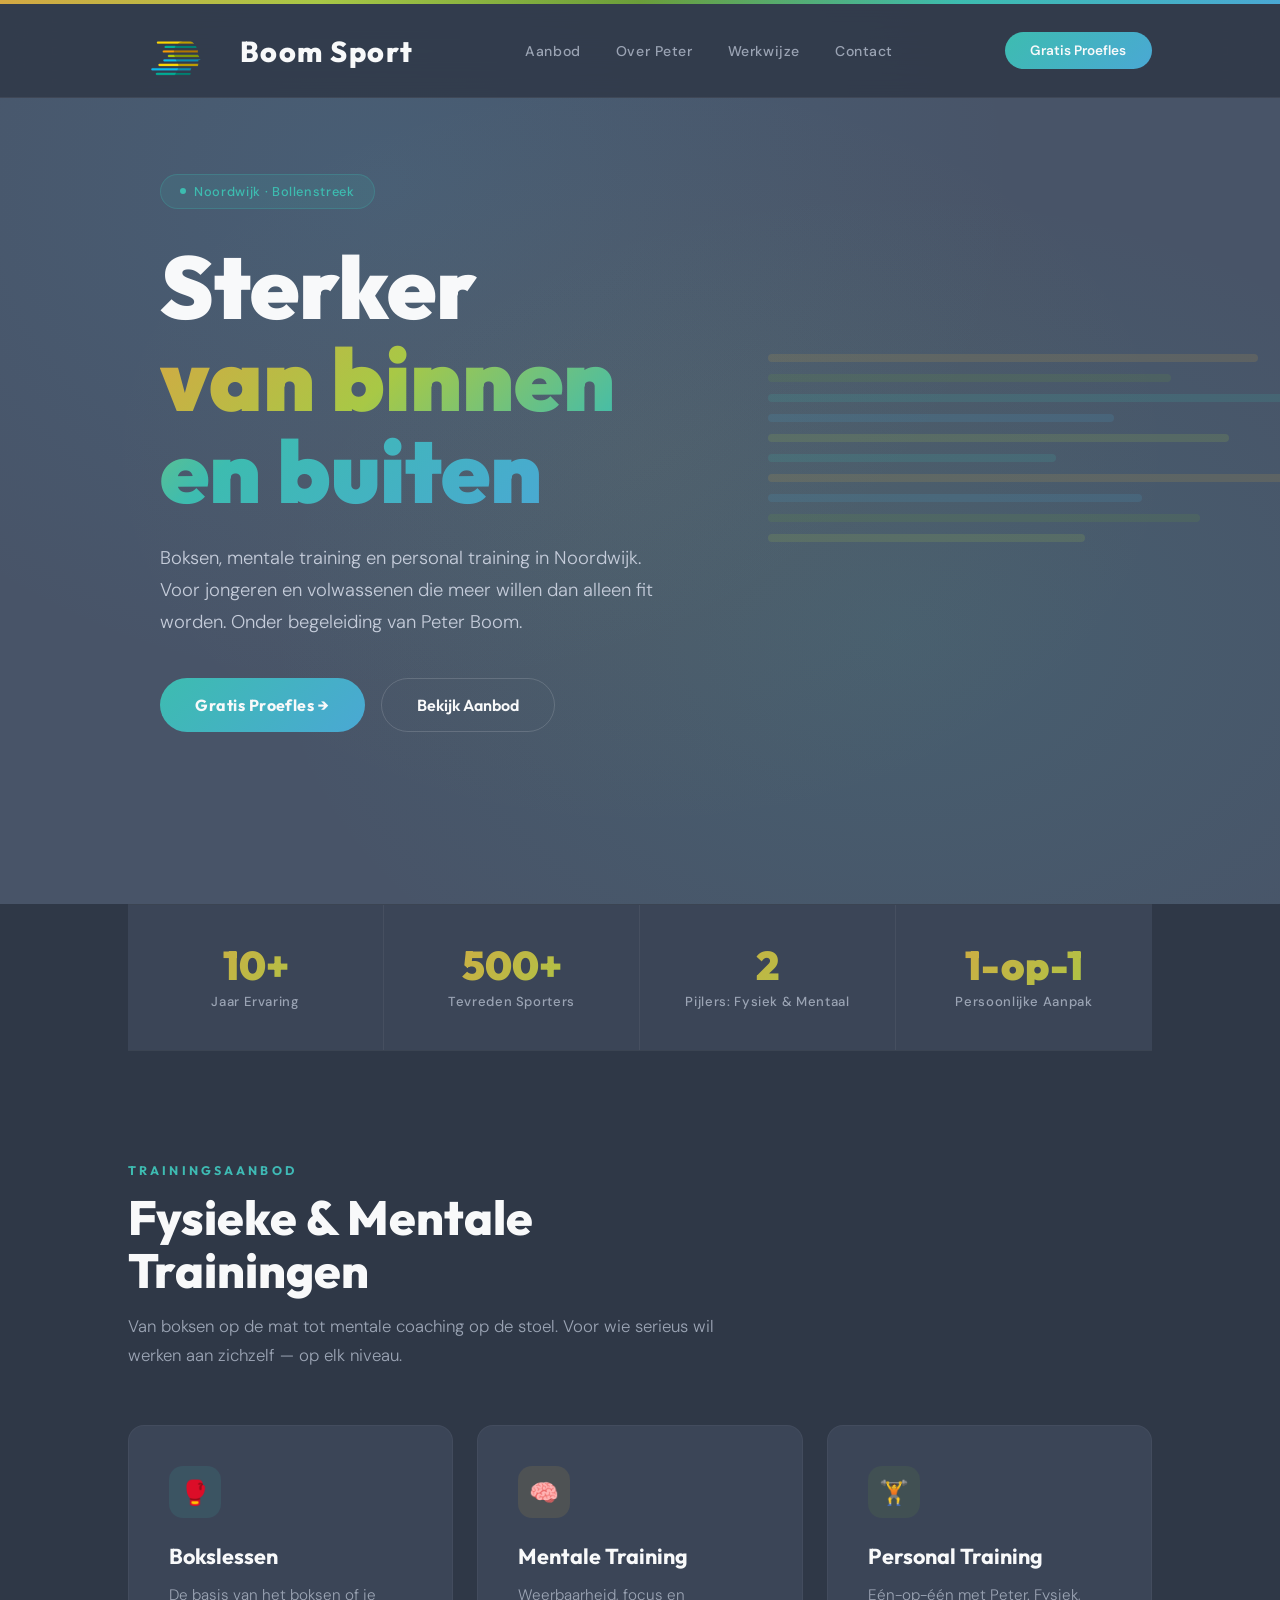
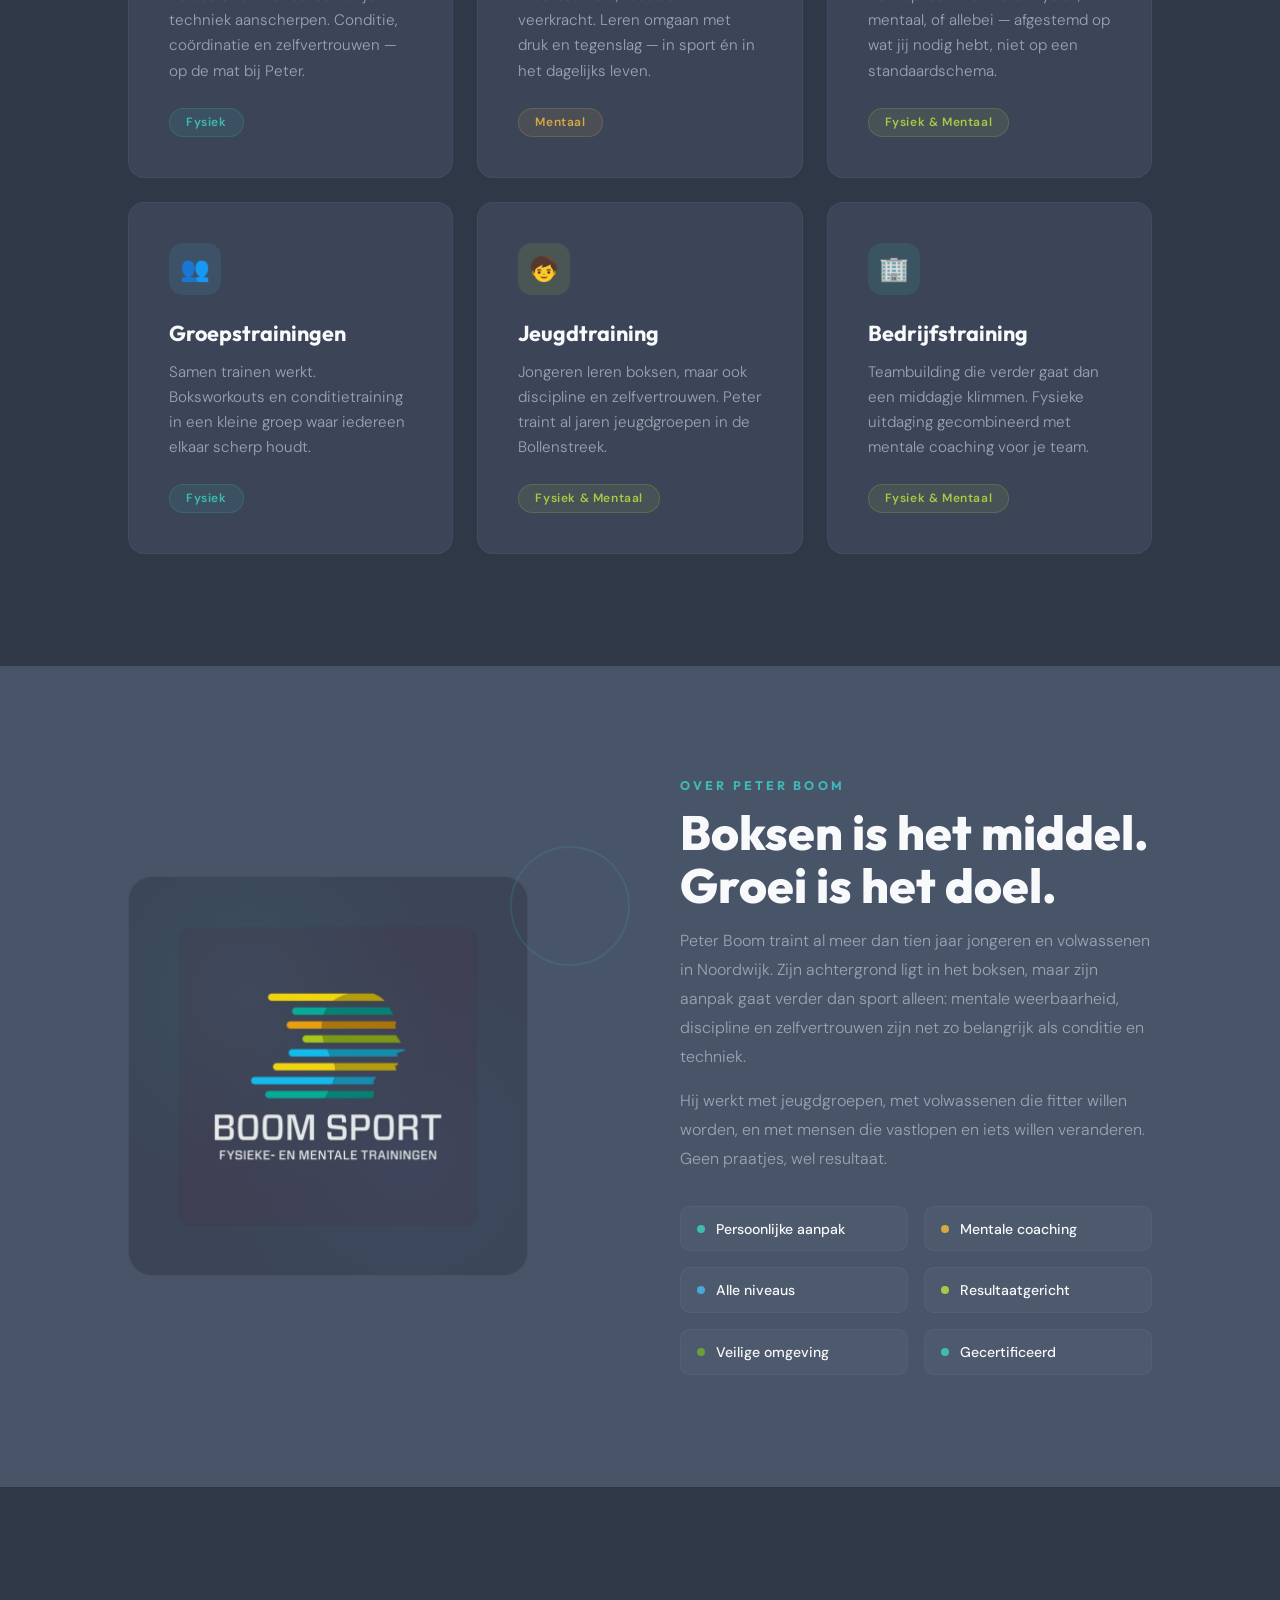
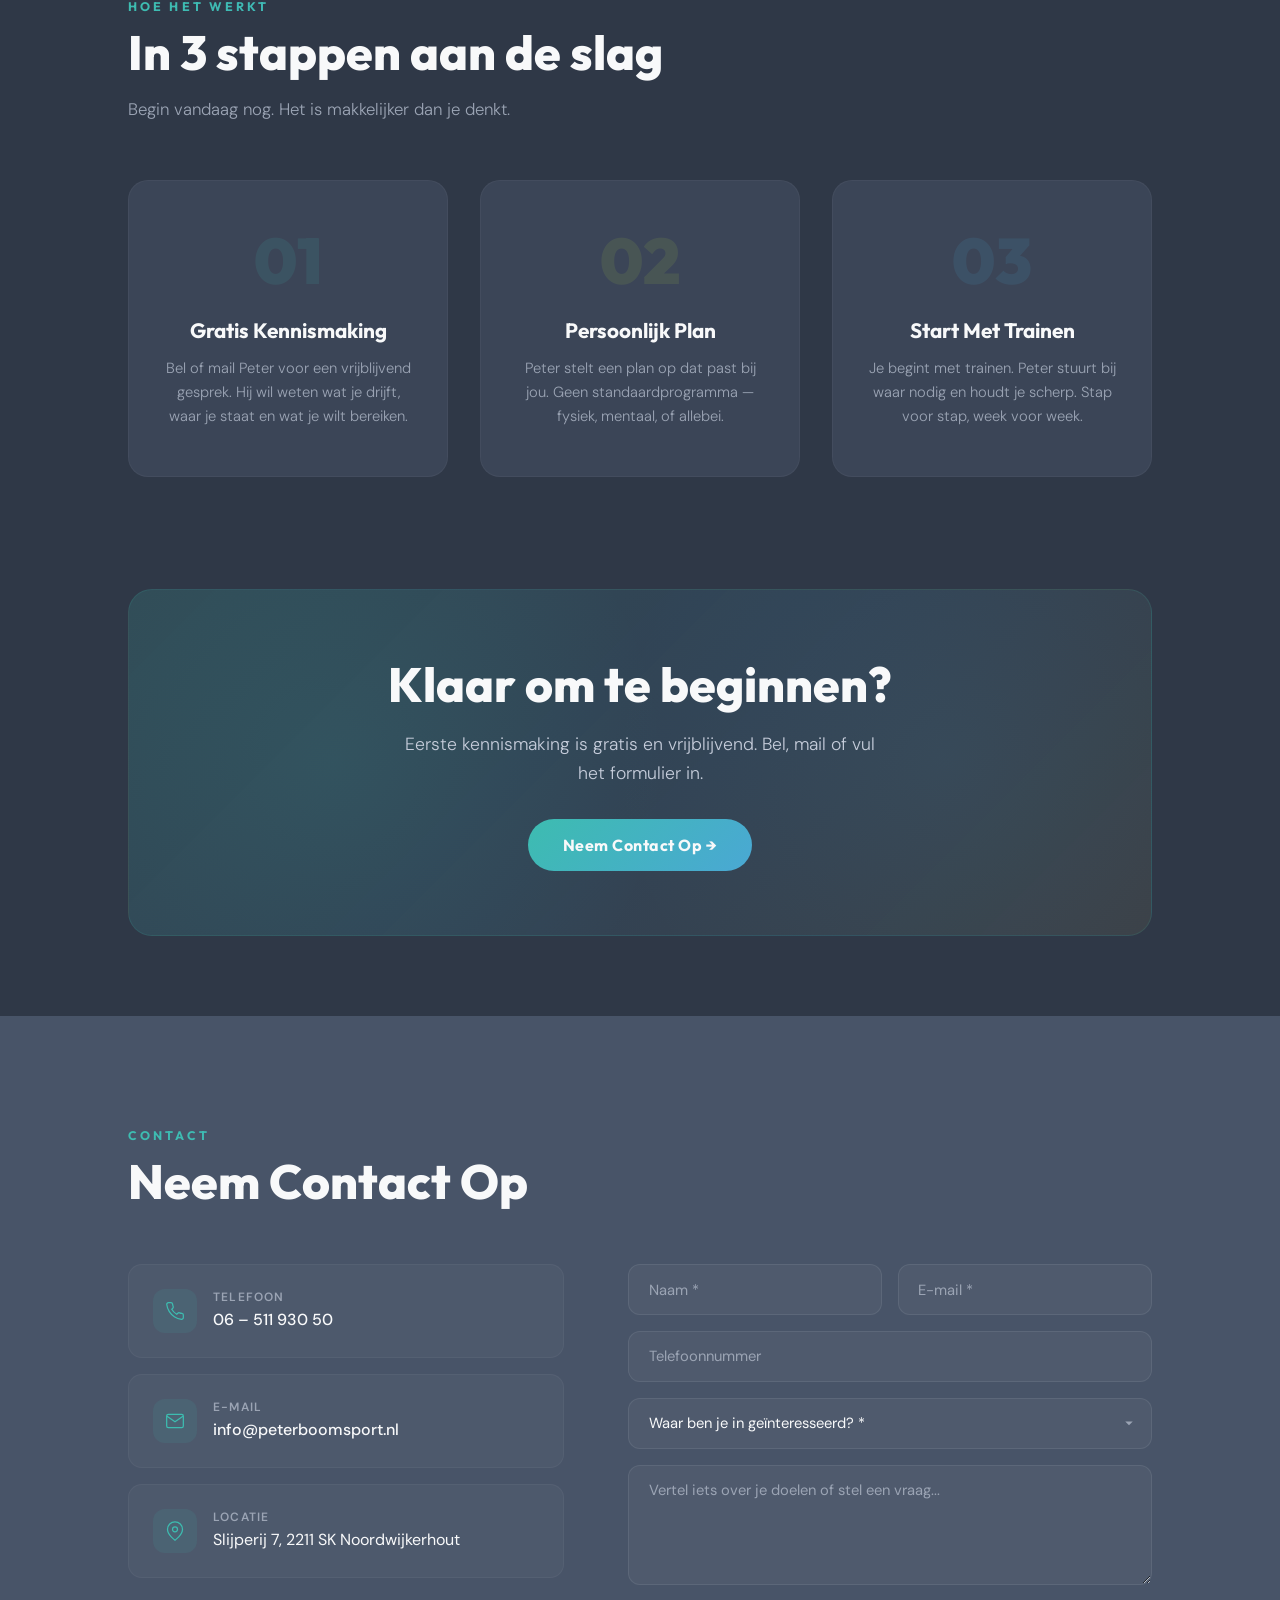
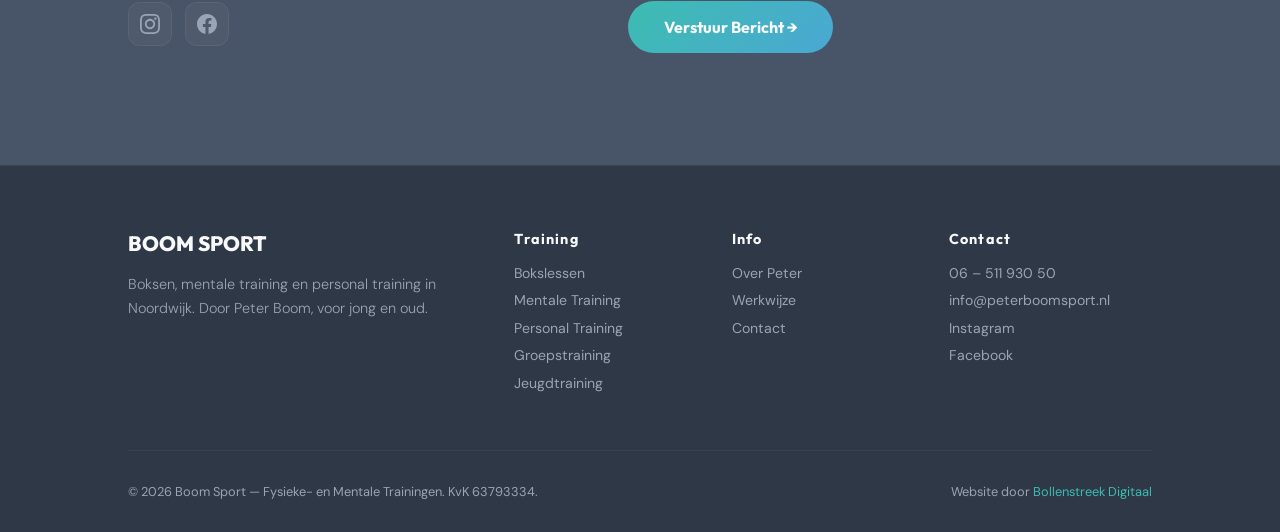
<file: index.html>
<!DOCTYPE html>
<html lang="nl">
<head>
    <meta charset="UTF-8">
    <meta name="viewport" content="width=device-width, initial-scale=1.0">
    <title>Boom Sport | Fysieke- en Mentale Trainingen | Noordwijk</title>

    <!-- Favicons -->
    <link rel="icon" type="image/png" sizes="32x32" href="favicon-32.png">
    <link rel="icon" type="image/png" sizes="16x16" href="favicon-16.png">
    <link rel="apple-touch-icon" sizes="180x180" href="apple-touch-icon.png">
    <link rel="manifest" href="site.webmanifest">
    <meta name="theme-color" content="#3DBCB0">
    <meta name="description" content="Personal training in Noordwijk door Peter Boom. Fysieke én mentale begeleiding: bokslessen, personal training, mentale coaching. Boek een gratis kennismaking.">

    <link href="https://fonts.googleapis.com/css2?family=Outfit:wght@300;400;500;600;700;800;900&family=DM+Sans:wght@300;400;500;600;700&display=swap" rel="stylesheet">
    <style>
        :root {
            /* Logo colors */
            --bg-dark: #485468;
            --bg-darker: #3b4557;
            --bg-darkest: #2f3847;
            --yellow: #D4A843;
            --green: #6B9E3A;
            --teal: #3DBCB0;
            --blue: #4AA8D4;
            --lime: #A8C846;
            --white: #F8F9FA;
            --white-pure: #FFFFFF;
            --text-muted: #9BA4B4;
            --text-light: #C5CCDA;
            --overlay: rgba(47, 56, 71, 0.95);
        }

        * {
            margin: 0;
            padding: 0;
            box-sizing: border-box;
        }

        html { scroll-behavior: smooth; }

        body {
            font-family: 'DM Sans', sans-serif;
            background: var(--bg-darkest);
            color: var(--white);
            overflow-x: hidden;
            -webkit-font-smoothing: antialiased;
        }

        /* ===== ANIMATED GRADIENT ACCENT ===== */
        .gradient-line {
            height: 4px;
            background: linear-gradient(90deg, var(--yellow), var(--lime), var(--green), var(--teal), var(--blue), var(--teal), var(--green), var(--lime), var(--yellow));
            background-size: 200% 100%;
            animation: gradientSlide 4s linear infinite;
        }

        @keyframes gradientSlide {
            0% { background-position: 0% 50%; }
            100% { background-position: 200% 50%; }
        }

        /* ===== NAV ===== */
        nav {
            position: fixed;
            top: 4px;
            left: 0;
            right: 0;
            z-index: 1000;
            padding: 1rem 2rem;
            background: rgba(47, 56, 71, 0.85);
            backdrop-filter: blur(24px);
            -webkit-backdrop-filter: blur(24px);
            border-bottom: 1px solid rgba(255,255,255,0.06);
            transition: all 0.4s ease;
        }

        nav.scrolled {
            padding: 0.5rem 2rem;
            background: rgba(47, 56, 71, 0.95);
        }

        .nav-logo {
            display: flex;
            align-items: center;
            gap: 1rem;
            text-decoration: none;
        }

        .nav-inner {
            max-width: 1024px;
            width: 100%;
            margin: 0 auto;
            display: flex;
            align-items: center;
            justify-content: space-between;
        }

        .nav-logo-icon img {
            height: 56px;
            width: auto;
            border-radius: 6px;
            transition: all 0.4s ease;
        }

        nav.scrolled .nav-logo-icon img {
            height: 38px;
        }

        .nav-logo-text {
            font-family: 'Outfit', sans-serif;
            font-weight: 800;
            font-size: 1.8rem;
            letter-spacing: 0.05em;
            color: var(--white);
            transition: all 0.4s ease;
        }

        nav.scrolled .nav-logo-text {
            font-size: 1.3rem;
        }

        .nav-links {
            display: flex;
            gap: 2.2rem;
            list-style: none;
            align-items: center;
        }

        .nav-links a {
            color: var(--text-muted);
            text-decoration: none;
            font-weight: 500;
            font-size: 0.88rem;
            letter-spacing: 0.04em;
            transition: color 0.3s;
        }

        .nav-links a:hover { color: var(--white); }

        .nav-cta {
            background: linear-gradient(135deg, var(--teal), var(--blue));
            color: var(--white) !important;
            padding: 0.6rem 1.6rem;
            border-radius: 50px;
            font-weight: 600;
            font-size: 0.85rem;
            text-decoration: none;
            transition: all 0.3s;
            display: inline-block;
        }

        .nav-cta:hover {
            transform: translateY(-2px);
            box-shadow: 0 8px 25px rgba(61, 188, 176, 0.3);
        }

        .hamburger {
            display: none;
            flex-direction: column;
            gap: 5px;
            cursor: pointer;
            z-index: 1001;
        }

        .hamburger span {
            width: 26px;
            height: 2px;
            background: var(--white);
            transition: all 0.3s;
        }

        /* ===== HERO ===== */
        .hero {
            min-height: 100vh;
            display: flex;
            align-items: center;
            position: relative;
            overflow: hidden;
            padding-top: 110px;
        }

        .hero-bg {
            position: absolute;
            inset: 0;
            background:
                radial-gradient(ellipse at 30% 20%, rgba(74, 168, 212, 0.12) 0%, transparent 50%),
                radial-gradient(ellipse at 70% 70%, rgba(61, 188, 176, 0.1) 0%, transparent 50%),
                radial-gradient(ellipse at 50% 50%, rgba(212, 168, 67, 0.06) 0%, transparent 60%),
                var(--bg-dark);
        }

        /* Dynamic stripe decoration */
        .hero-stripes {
            position: absolute;
            right: -5vw;
            top: 50%;
            transform: translateY(-50%);
            width: 45vw;
            max-width: 600px;
            z-index: 1;
            opacity: 0.15;
        }

        .hero-stripe {
            height: 8px;
            border-radius: 4px;
            margin-bottom: 12px;
            animation: stripeSlide 2s ease-out forwards;
            opacity: 0;
            transform: translateX(100px);
        }

        @keyframes stripeSlide {
            to { opacity: 1; transform: translateX(0); }
        }

        .hero-content {
            position: relative;
            z-index: 2;
            padding: 0 2rem;
            max-width: 1024px;
            margin: 0 auto;
            width: 100%;
        }

        .hero-badge {
            display: inline-flex;
            align-items: center;
            gap: 0.5rem;
            padding: 0.5rem 1.2rem;
            background: rgba(61, 188, 176, 0.12);
            border: 1px solid rgba(61, 188, 176, 0.25);
            border-radius: 50px;
            font-size: 0.8rem;
            font-weight: 500;
            color: var(--teal);
            letter-spacing: 0.05em;
            margin-bottom: 2rem;
            opacity: 0;
            animation: fadeUp 0.7s 0.2s forwards;
        }

        .hero-badge-dot {
            width: 6px;
            height: 6px;
            background: var(--teal);
            border-radius: 50%;
            animation: pulse 2s infinite;
        }

        @keyframes pulse {
            0%, 100% { opacity: 1; }
            50% { opacity: 0.4; }
        }

        .hero-title {
            font-family: 'Outfit', sans-serif;
            font-size: clamp(3rem, 7.5vw, 5.5rem);
            font-weight: 900;
            line-height: 1.05;
            margin-bottom: 1.5rem;
            opacity: 0;
            animation: fadeUp 0.8s 0.4s forwards;
        }

        .hero-title .gradient-text {
            background: linear-gradient(135deg, var(--yellow) 0%, var(--lime) 30%, var(--teal) 60%, var(--blue) 100%);
            -webkit-background-clip: text;
            -webkit-text-fill-color: transparent;
            background-clip: text;
        }

        .hero-desc {
            font-size: 1.15rem;
            line-height: 1.75;
            color: var(--text-light);
            max-width: 520px;
            font-weight: 300;
            margin-bottom: 2.5rem;
            opacity: 0;
            animation: fadeUp 0.8s 0.6s forwards;
        }

        .hero-buttons {
            display: flex;
            gap: 1rem;
            flex-wrap: wrap;
            opacity: 0;
            animation: fadeUp 0.8s 0.8s forwards;
        }

        .btn-gradient {
            background: linear-gradient(135deg, var(--teal), var(--blue));
            color: var(--white);
            padding: 1rem 2.2rem;
            border-radius: 60px;
            font-family: 'Outfit', sans-serif;
            font-weight: 700;
            font-size: 1rem;
            letter-spacing: 0.03em;
            text-decoration: none;
            display: inline-flex;
            align-items: center;
            gap: 0.6rem;
            transition: all 0.3s;
        }

        .btn-gradient:hover {
            transform: translateY(-3px);
            box-shadow: 0 12px 35px rgba(61, 188, 176, 0.35);
        }

        .btn-outline {
            background: transparent;
            color: var(--white);
            padding: 1rem 2.2rem;
            border-radius: 60px;
            font-family: 'Outfit', sans-serif;
            font-weight: 600;
            font-size: 1rem;
            text-decoration: none;
            display: inline-flex;
            align-items: center;
            gap: 0.6rem;
            border: 1.5px solid rgba(255,255,255,0.15);
            transition: all 0.3s;
        }

        .btn-outline:hover {
            border-color: var(--teal);
            color: var(--teal);
        }

        @keyframes fadeUp {
            from { opacity: 0; transform: translateY(25px); }
            to { opacity: 1; transform: translateY(0); }
        }

        /* ===== STATS ===== */
        .stats {
            display: grid;
            grid-template-columns: repeat(4, 1fr);
            border-top: 1px solid rgba(255,255,255,0.06);
            border-bottom: 1px solid rgba(255,255,255,0.06);
            max-width: 1024px;
            margin: 0 auto;
        }

        .stat {
            padding: 2.5rem 2rem;
            text-align: center;
            border-right: 1px solid rgba(255,255,255,0.06);
            background: var(--bg-darker);
            transition: background 0.3s;
        }

        .stat:last-child { border-right: none; }
        .stat:hover { background: var(--bg-dark); }

        .stat-number {
            font-family: 'Outfit', sans-serif;
            font-size: 2.5rem;
            font-weight: 900;
            background: linear-gradient(135deg, var(--yellow), var(--lime));
            -webkit-background-clip: text;
            -webkit-text-fill-color: transparent;
            background-clip: text;
            line-height: 1;
        }

        .stat-label {
            font-size: 0.82rem;
            color: var(--text-muted);
            margin-top: 0.5rem;
            font-weight: 500;
            letter-spacing: 0.05em;
        }

        /* ===== SECTIONS ===== */
        section { padding: 7rem 2rem; }

        .container {
            max-width: 1024px;
            margin: 0 auto;
        }

        .section-header {
            max-width: 1024px;
            margin: 0 auto 3.5rem;
        }

        .section-label {
            font-family: 'Outfit', sans-serif;
            font-size: 0.78rem;
            font-weight: 700;
            letter-spacing: 0.25em;
            text-transform: uppercase;
            background: linear-gradient(135deg, var(--teal), var(--blue));
            -webkit-background-clip: text;
            -webkit-text-fill-color: transparent;
            background-clip: text;
            margin-bottom: 0.8rem;
        }

        .section-title {
            font-family: 'Outfit', sans-serif;
            font-size: clamp(2rem, 4vw, 3rem);
            font-weight: 800;
            line-height: 1.1;
            margin-bottom: 1rem;
        }

        .section-desc {
            font-size: 1.05rem;
            line-height: 1.7;
            color: var(--text-muted);
            font-weight: 300;
            max-width: 600px;
        }

        /* ===== AANBOD ===== */
        #aanbod { background: var(--bg-darkest); }

        .aanbod-grid {
            display: grid;
            grid-template-columns: repeat(auto-fit, minmax(300px, 1fr));
            gap: 1.5rem;
            max-width: 1024px;
            margin: 0 auto;
        }

        .aanbod-card {
            background: var(--bg-darker);
            border-radius: 16px;
            padding: 2.5rem;
            border: 1px solid rgba(255,255,255,0.04);
            position: relative;
            overflow: hidden;
            transition: all 0.4s;
        }

        .aanbod-card::before {
            content: '';
            position: absolute;
            top: 0;
            left: 0;
            right: 0;
            height: 3px;
            background: linear-gradient(90deg, var(--teal), var(--blue));
            opacity: 0;
            transition: opacity 0.4s;
        }

        .aanbod-card:hover {
            transform: translateY(-6px);
            border-color: rgba(61, 188, 176, 0.15);
            box-shadow: 0 20px 50px rgba(0,0,0,0.3);
        }

        .aanbod-card:hover::before { opacity: 1; }

        .aanbod-card:nth-child(2)::before { background: linear-gradient(90deg, var(--yellow), var(--lime)); }
        .aanbod-card:nth-child(3)::before { background: linear-gradient(90deg, var(--green), var(--teal)); }
        .aanbod-card:nth-child(4)::before { background: linear-gradient(90deg, var(--blue), var(--teal)); }
        .aanbod-card:nth-child(5)::before { background: linear-gradient(90deg, var(--lime), var(--green)); }
        .aanbod-card:nth-child(6)::before { background: linear-gradient(90deg, var(--yellow), var(--green)); }

        .aanbod-icon {
            width: 52px;
            height: 52px;
            border-radius: 14px;
            display: flex;
            align-items: center;
            justify-content: center;
            margin-bottom: 1.5rem;
            font-size: 1.5rem;
        }

        .aanbod-card:nth-child(1) .aanbod-icon { background: rgba(61, 188, 176, 0.12); }
        .aanbod-card:nth-child(2) .aanbod-icon { background: rgba(212, 168, 67, 0.12); }
        .aanbod-card:nth-child(3) .aanbod-icon { background: rgba(107, 158, 58, 0.12); }
        .aanbod-card:nth-child(4) .aanbod-icon { background: rgba(74, 168, 212, 0.12); }
        .aanbod-card:nth-child(5) .aanbod-icon { background: rgba(168, 200, 70, 0.12); }
        .aanbod-card:nth-child(6) .aanbod-icon { background: rgba(61, 188, 176, 0.12); }

        .aanbod-card h3 {
            font-family: 'Outfit', sans-serif;
            font-size: 1.35rem;
            font-weight: 700;
            margin-bottom: 0.8rem;
        }

        .aanbod-card p {
            color: var(--text-muted);
            font-size: 0.95rem;
            line-height: 1.65;
            font-weight: 300;
        }

        .aanbod-tag {
            display: inline-block;
            margin-top: 1.5rem;
            padding: 0.35rem 1rem;
            border-radius: 50px;
            font-size: 0.75rem;
            font-weight: 600;
            letter-spacing: 0.05em;
        }

        .tag-fysiek {
            background: rgba(61, 188, 176, 0.1);
            color: var(--teal);
            border: 1px solid rgba(61, 188, 176, 0.2);
        }

        .tag-mentaal {
            background: rgba(212, 168, 67, 0.1);
            color: var(--yellow);
            border: 1px solid rgba(212, 168, 67, 0.2);
        }

        .tag-beide {
            background: rgba(168, 200, 70, 0.1);
            color: var(--lime);
            border: 1px solid rgba(168, 200, 70, 0.2);
        }

        /* ===== OVER / ABOUT ===== */
        #over { background: var(--bg-dark); }

        .over-layout {
            display: grid;
            grid-template-columns: 1fr 1fr;
            gap: 5rem;
            align-items: center;
            max-width: 1024px;
            margin: 0 auto;
        }

        .over-visual {
            position: relative;
        }

        .over-logo-showcase {
            width: 100%;
            max-width: 400px;
            aspect-ratio: 1;
            background: var(--bg-darker);
            border-radius: 24px;
            display: flex;
            align-items: center;
            justify-content: center;
            border: 1px solid rgba(255,255,255,0.06);
            position: relative;
            overflow: hidden;
        }

        .over-logo-showcase img {
            width: 75%;
            border-radius: 12px;
        }

        .over-logo-showcase::before {
            content: '';
            position: absolute;
            inset: 0;
            background:
                radial-gradient(circle at 30% 30%, rgba(61, 188, 176, 0.08) 0%, transparent 50%),
                radial-gradient(circle at 70% 70%, rgba(74, 168, 212, 0.06) 0%, transparent 50%);
        }

        .over-accent {
            position: absolute;
            width: 120px;
            height: 120px;
            border-radius: 50%;
            border: 2px solid rgba(61, 188, 176, 0.15);
            top: -30px;
            right: -30px;
            animation: float 6s ease-in-out infinite;
        }

        @keyframes float {
            0%, 100% { transform: translateY(0); }
            50% { transform: translateY(-15px); }
        }

        .over-text h3 {
            font-family: 'Outfit', sans-serif;
            font-size: 1.5rem;
            font-weight: 700;
            margin: 1.5rem 0 1rem;
        }

        .over-text p {
            color: var(--text-muted);
            line-height: 1.8;
            font-weight: 300;
            margin-bottom: 1rem;
        }

        .over-pillars {
            display: grid;
            grid-template-columns: 1fr 1fr;
            gap: 1rem;
            margin-top: 2rem;
        }

        .pillar {
            display: flex;
            align-items: center;
            gap: 0.7rem;
            padding: 0.8rem 1rem;
            background: rgba(255,255,255,0.03);
            border-radius: 10px;
            border: 1px solid rgba(255,255,255,0.04);
            transition: all 0.3s;
        }

        .pillar:hover {
            background: rgba(61, 188, 176, 0.06);
            border-color: rgba(61, 188, 176, 0.15);
        }

        .pillar-dot {
            width: 8px;
            height: 8px;
            border-radius: 50%;
            flex-shrink: 0;
        }

        .pillar span {
            font-size: 0.88rem;
            font-weight: 500;
        }

        /* ===== WERKWIJZE ===== */
        #werkwijze { background: var(--bg-darkest); }

        .steps {
            display: grid;
            grid-template-columns: repeat(3, 1fr);
            gap: 2rem;
            margin-top: 0.5rem;
            max-width: 1024px;
            margin-left: auto;
            margin-right: auto;
        }

        .step {
            text-align: center;
            padding: 3rem 2rem;
            background: var(--bg-darker);
            border-radius: 20px;
            border: 1px solid rgba(255,255,255,0.04);
            position: relative;
            transition: all 0.4s;
        }

        .step:hover {
            transform: translateY(-4px);
            border-color: rgba(61, 188, 176, 0.15);
        }

        .step-num {
            font-family: 'Outfit', sans-serif;
            font-size: 4rem;
            font-weight: 900;
            line-height: 1;
            margin-bottom: 1.5rem;
            opacity: 0.12;
        }

        .step:nth-child(1) .step-num { color: var(--teal); }
        .step:nth-child(2) .step-num { color: var(--lime); }
        .step:nth-child(3) .step-num { color: var(--blue); }

        .step h3 {
            font-family: 'Outfit', sans-serif;
            font-size: 1.3rem;
            font-weight: 700;
            margin-bottom: 0.8rem;
        }

        .step p {
            color: var(--text-muted);
            font-size: 0.92rem;
            line-height: 1.65;
            font-weight: 300;
        }

        /* ===== PROEFLES CTA ===== */
        .cta-banner {
            background: linear-gradient(135deg, rgba(61, 188, 176, 0.15) 0%, rgba(74, 168, 212, 0.1) 50%, rgba(212, 168, 67, 0.08) 100%);
            border: 1px solid rgba(61, 188, 176, 0.15);
            border-radius: 24px;
            padding: 4rem;
            margin: 0 auto 5rem;
            max-width: 1024px;
            text-align: center;
            position: relative;
            overflow: hidden;
        }

        .cta-banner::before {
            content: '';
            position: absolute;
            inset: 0;
            background:
                radial-gradient(circle at 20% 50%, rgba(61, 188, 176, 0.1) 0%, transparent 40%),
                radial-gradient(circle at 80% 50%, rgba(74, 168, 212, 0.08) 0%, transparent 40%);
        }

        .cta-banner > * { position: relative; }

        .cta-banner h2 {
            font-family: 'Outfit', sans-serif;
            font-size: clamp(2rem, 4vw, 3rem);
            font-weight: 800;
            margin-bottom: 1rem;
        }

        .cta-banner p {
            color: var(--text-light);
            font-size: 1.1rem;
            max-width: 500px;
            margin: 0 auto 2rem;
            font-weight: 300;
            line-height: 1.6;
        }

        /* ===== CONTACT ===== */
        #contact { background: var(--bg-dark); }

        .contact-grid {
            display: grid;
            grid-template-columns: 1fr 1.2fr;
            gap: 4rem;
            max-width: 1024px;
            margin: 0 auto;
        }

        .contact-card {
            display: flex;
            gap: 1rem;
            padding: 1.5rem;
            background: rgba(255,255,255,0.03);
            border-radius: 14px;
            border: 1px solid rgba(255,255,255,0.04);
            margin-bottom: 1rem;
            transition: all 0.3s;
        }

        .contact-card:hover {
            background: rgba(61, 188, 176, 0.05);
            border-color: rgba(61, 188, 176, 0.15);
        }

        .contact-card-icon {
            width: 44px;
            height: 44px;
            border-radius: 12px;
            background: rgba(61, 188, 176, 0.1);
            display: flex;
            align-items: center;
            justify-content: center;
            flex-shrink: 0;
        }

        .contact-card-icon svg {
            width: 20px;
            height: 20px;
            stroke: var(--teal);
            fill: none;
            stroke-width: 1.5;
        }

        .contact-card-label {
            font-size: 0.75rem;
            color: var(--text-muted);
            text-transform: uppercase;
            letter-spacing: 0.1em;
            font-weight: 600;
            margin-bottom: 0.25rem;
        }

        .contact-card-value a {
            color: var(--white);
            text-decoration: none;
            font-weight: 500;
            transition: color 0.3s;
        }

        .contact-card-value a:hover { color: var(--teal); }

        .contact-socials {
            display: flex;
            gap: 0.8rem;
            margin-top: 1.5rem;
        }

        .social-btn {
            width: 44px;
            height: 44px;
            border-radius: 12px;
            background: rgba(255,255,255,0.04);
            border: 1px solid rgba(255,255,255,0.06);
            display: flex;
            align-items: center;
            justify-content: center;
            text-decoration: none;
            transition: all 0.3s;
        }

        .social-btn svg {
            width: 20px;
            height: 20px;
            fill: var(--text-muted);
            transition: fill 0.3s;
        }

        .social-btn.instagram:hover {
            background: rgba(225, 48, 108, 0.1);
            border-color: rgba(225, 48, 108, 0.3);
        }

        .social-btn.instagram:hover svg {
            fill: #E1306C;
        }

        .social-btn.facebook:hover {
            background: rgba(24, 119, 242, 0.1);
            border-color: rgba(24, 119, 242, 0.3);
        }

        .social-btn.facebook:hover svg {
            fill: #1877F2;
        }

        .contact-form {
            display: flex;
            flex-direction: column;
            gap: 1rem;
        }

        .form-row {
            display: grid;
            grid-template-columns: 1fr 1fr;
            gap: 1rem;
        }

        .contact-form input,
        .contact-form textarea,
        .contact-form select {
            width: 100%;
            padding: 0.9rem 1.2rem;
            background: rgba(255,255,255,0.04);
            border: 1px solid rgba(255,255,255,0.08);
            border-radius: 12px;
            color: var(--white);
            font-family: 'DM Sans', sans-serif;
            font-size: 0.92rem;
            transition: border-color 0.3s, background 0.3s;
            outline: none;
        }

        .contact-form input::placeholder,
        .contact-form textarea::placeholder {
            color: var(--text-muted);
        }

        .contact-form input:focus,
        .contact-form textarea:focus,
        .contact-form select:focus {
            border-color: var(--teal);
            background: rgba(61, 188, 176, 0.04);
        }

        .contact-form textarea {
            min-height: 120px;
            resize: vertical;
        }

        .contact-form select {
            appearance: none;
            cursor: pointer;
            background-image: url("data:image/svg+xml,%3Csvg xmlns='http://www.w3.org/2000/svg' width='12' height='12' fill='%239BA4B4' viewBox='0 0 16 16'%3E%3Cpath d='M8 11L3 6h10l-5 5z'/%3E%3C/svg%3E");
            background-repeat: no-repeat;
            background-position: right 1rem center;
        }

        .contact-form select option { background: var(--bg-darker); }

        .form-submit {
            background: linear-gradient(135deg, var(--teal), var(--blue));
            color: var(--white);
            border: none;
            padding: 1rem 2.2rem;
            border-radius: 50px;
            font-family: 'Outfit', sans-serif;
            font-weight: 700;
            font-size: 1rem;
            cursor: pointer;
            transition: all 0.3s;
            align-self: flex-start;
        }

        .form-submit:hover {
            transform: translateY(-2px);
            box-shadow: 0 10px 30px rgba(61, 188, 176, 0.3);
        }

        /* ===== FOOTER ===== */
        footer {
            background: var(--bg-darkest);
            padding: 4rem 2rem 2rem;
            border-top: 1px solid rgba(255,255,255,0.05);
        }

        .footer-grid {
            display: grid;
            grid-template-columns: 2fr 1fr 1fr 1.2fr;
            gap: 3rem;
            margin-bottom: 3rem;
            max-width: 1024px;
            margin-left: auto;
            margin-right: auto;
        }

        .footer-brand p {
            color: var(--text-muted);
            font-size: 0.9rem;
            line-height: 1.7;
            font-weight: 300;
            margin-top: 1rem;
        }

        .footer-col h4 {
            font-family: 'Outfit', sans-serif;
            font-size: 0.9rem;
            font-weight: 700;
            letter-spacing: 0.08em;
            margin-bottom: 1rem;
        }

        .footer-col a {
            display: block;
            color: var(--text-muted);
            text-decoration: none;
            font-size: 0.88rem;
            margin-bottom: 0.6rem;
            transition: color 0.3s;
        }

        .footer-col a:hover { color: var(--teal); }

        .footer-bottom {
            padding-top: 2rem;
            border-top: 1px solid rgba(255,255,255,0.05);
            display: flex;
            justify-content: space-between;
            align-items: center;
            max-width: 1024px;
            margin: 0 auto;
        }

        .footer-bottom p {
            color: var(--text-muted);
            font-size: 0.8rem;
        }

        .footer-bottom a {
            color: var(--teal);
            text-decoration: none;
        }

        /* ===== SCROLL ANIMATIONS ===== */
        .reveal {
            opacity: 1;
            transform: translateY(0);
            transition: all 0.7s cubic-bezier(0.25, 0.46, 0.45, 0.94);
        }

        .js .reveal {
            opacity: 0;
            transform: translateY(20px);
        }

        .js .reveal.visible {
            opacity: 1;
            transform: translateY(0);
        }

        /* ===== RESPONSIVE ===== */
        @media (max-width: 1024px) {
            .over-layout { grid-template-columns: 1fr; gap: 3rem; }
            .over-visual { order: -1; }
            .over-logo-showcase { max-width: 320px; margin: 0 auto; }
            .footer-grid { grid-template-columns: 1fr 1fr; }
        }

        @media (max-width: 768px) {
            nav { padding: 0.8rem 1.5rem; }

            .nav-logo-icon img {
                height: 40px;
            }

            .nav-logo-text {
                font-size: 1.2rem;
            }

            nav.scrolled .nav-logo-icon img {
                height: 32px;
            }

            nav.scrolled .nav-logo-text {
                font-size: 1rem;
            }

            .nav-links {
                display: none;
                position: fixed;
                inset: 0;
                background: var(--bg-darkest);
                flex-direction: column;
                align-items: center;
                justify-content: center;
                gap: 2rem;
                z-index: 1000;
            }

            .nav-links.active { display: flex; }
            .nav-links a { font-size: 1.1rem; color: var(--white); }
            .nav-cta { display: none; }
            .hamburger { display: flex; }

            section { padding: 4.5rem 1.5rem; }
            .stats { grid-template-columns: 1fr 1fr; }
            .stat { padding: 1.8rem 1rem; }
            .steps { grid-template-columns: 1fr; }
            .contact-grid { grid-template-columns: 1fr; }
            .form-row { grid-template-columns: 1fr; }
            .cta-banner { margin: 0 1.5rem 3rem; padding: 3rem 2rem; }
            .footer-grid { grid-template-columns: 1fr; }
            .footer-bottom { flex-direction: column; gap: 0.8rem; text-align: center; }
            .hero-stripes { display: none; }
        }
    </style>
    <script src="https://analytics.perceptum.nl/liveview.js?key=lv_live_3Lg0jP5H8Njk0Ij4ZMGrSv0s8LcEAxtp" defer></script>
</head>
<body>

    <div class="gradient-line"></div>

    <!-- NAV -->
    <nav>
        <div class="nav-inner">
            <a href="#" class="nav-logo">
                <div class="nav-logo-icon">
                    <img src="logo-icon.png" alt="Boom Sport">
                </div>
                <span class="nav-logo-text">Boom Sport</span>
            </a>
            <ul class="nav-links" id="navLinks">
                <li><a href="#aanbod">Aanbod</a></li>
                <li><a href="#over">Over Peter</a></li>
                <li><a href="#werkwijze">Werkwijze</a></li>
                <li><a href="#contact">Contact</a></li>
            </ul>
            <a href="#contact" class="nav-cta">Gratis Proefles</a>
            <div class="hamburger" onclick="document.getElementById('navLinks').classList.toggle('active')">
                <span></span><span></span><span></span>
            </div>
        </div>
    </nav>

    <!-- HERO -->
    <section class="hero">
        <div class="hero-bg"></div>

        <!-- Decorative stripes mimicking logo -->
        <div class="hero-stripes">
            <div class="hero-stripe" style="width:85%; background: var(--yellow); animation-delay: 0.2s;"></div>
            <div class="hero-stripe" style="width:70%; background: var(--green); animation-delay: 0.35s;"></div>
            <div class="hero-stripe" style="width:95%; background: var(--teal); animation-delay: 0.5s;"></div>
            <div class="hero-stripe" style="width:60%; background: var(--blue); animation-delay: 0.65s;"></div>
            <div class="hero-stripe" style="width:80%; background: var(--lime); animation-delay: 0.8s;"></div>
            <div class="hero-stripe" style="width:50%; background: var(--teal); animation-delay: 0.95s;"></div>
            <div class="hero-stripe" style="width:90%; background: var(--yellow); animation-delay: 1.1s;"></div>
            <div class="hero-stripe" style="width:65%; background: var(--blue); animation-delay: 1.25s;"></div>
            <div class="hero-stripe" style="width:75%; background: var(--green); animation-delay: 1.4s;"></div>
            <div class="hero-stripe" style="width:55%; background: var(--lime); animation-delay: 1.55s;"></div>
        </div>

        <div class="hero-content">
            <div class="hero-badge">
                <div class="hero-badge-dot"></div>
                Noordwijk · Bollenstreek
            </div>
            <h1 class="hero-title">
                Sterker<br>
                <span class="gradient-text">van binnen<br>en buiten</span>
            </h1>
            <p class="hero-desc">
                Boksen, mentale training en personal training in Noordwijk.
                Voor jongeren en volwassenen die meer willen dan alleen fit worden. Onder begeleiding van Peter Boom.
            </p>
            <div class="hero-buttons">
                <a href="#contact" class="btn-gradient">Gratis Proefles →</a>
                <a href="#aanbod" class="btn-outline">Bekijk Aanbod</a>
            </div>
        </div>
    </section>

    <!-- STATS -->
    <div class="stats">
        <div class="stat reveal">
            <div class="stat-number">10+</div>
            <div class="stat-label">Jaar Ervaring</div>
        </div>
        <div class="stat reveal">
            <div class="stat-number">500+</div>
            <div class="stat-label">Tevreden Sporters</div>
        </div>
        <div class="stat reveal">
            <div class="stat-number">2</div>
            <div class="stat-label">Pijlers: Fysiek & Mentaal</div>
        </div>
        <div class="stat reveal">
            <div class="stat-number">1-op-1</div>
            <div class="stat-label">Persoonlijke Aanpak</div>
        </div>
    </div>

    <!-- AANBOD -->
    <section id="aanbod">
        <div class="section-header">
            <div class="section-label">Trainingsaanbod</div>
            <h2 class="section-title">Fysieke & Mentale<br>Trainingen</h2>
            <p class="section-desc">Van boksen op de mat tot mentale coaching op de stoel. Voor wie serieus wil werken aan zichzelf — op elk niveau.</p>
        </div>
        <div class="aanbod-grid">
            <div class="aanbod-card reveal">
                <div class="aanbod-icon">🥊</div>
                <h3>Bokslessen</h3>
                <p>De basis van het boksen of je techniek aanscherpen. Conditie, coördinatie en zelfvertrouwen — op de mat bij Peter.</p>
                <span class="aanbod-tag tag-fysiek">Fysiek</span>
            </div>
            <div class="aanbod-card reveal">
                <div class="aanbod-icon">🧠</div>
                <h3>Mentale Training</h3>
                <p>Weerbaarheid, focus en veerkracht. Leren omgaan met druk en tegenslag — in sport én in het dagelijks leven.</p>
                <span class="aanbod-tag tag-mentaal">Mentaal</span>
            </div>
            <div class="aanbod-card reveal">
                <div class="aanbod-icon">🏋️</div>
                <h3>Personal Training</h3>
                <p>Eén-op-één met Peter. Fysiek, mentaal, of allebei — afgestemd op wat jij nodig hebt, niet op een standaardschema.</p>
                <span class="aanbod-tag tag-beide">Fysiek & Mentaal</span>
            </div>
            <div class="aanbod-card reveal">
                <div class="aanbod-icon">👥</div>
                <h3>Groepstrainingen</h3>
                <p>Samen trainen werkt. Boksworkouts en conditietraining in een kleine groep waar iedereen elkaar scherp houdt.</p>
                <span class="aanbod-tag tag-fysiek">Fysiek</span>
            </div>
            <div class="aanbod-card reveal">
                <div class="aanbod-icon">🧒</div>
                <h3>Jeugdtraining</h3>
                <p>Jongeren leren boksen, maar ook discipline en zelfvertrouwen. Peter traint al jaren jeugdgroepen in de Bollenstreek.</p>
                <span class="aanbod-tag tag-beide">Fysiek & Mentaal</span>
            </div>
            <div class="aanbod-card reveal">
                <div class="aanbod-icon">🏢</div>
                <h3>Bedrijfstraining</h3>
                <p>Teambuilding die verder gaat dan een middagje klimmen. Fysieke uitdaging gecombineerd met mentale coaching voor je team.</p>
                <span class="aanbod-tag tag-beide">Fysiek & Mentaal</span>
            </div>
        </div>
    </section>

    <!-- OVER -->
    <section id="over">
        <div class="over-layout">
            <div class="over-visual">
                <div class="over-logo-showcase">
                    <img src="logo-boomsport.jpg" alt="Boom Sport - Fysieke- en Mentale Trainingen">
                </div>
                <div class="over-accent"></div>
            </div>
            <div class="over-text reveal">
                <div class="section-label">Over Peter Boom</div>
                <h2 class="section-title">Boksen is het middel.<br>Groei is het doel.</h2>
                <p>
                    Peter Boom traint al meer dan tien jaar jongeren en volwassenen in Noordwijk. Zijn achtergrond ligt in het boksen, maar zijn aanpak gaat verder dan sport alleen: mentale weerbaarheid, discipline en zelfvertrouwen zijn net zo belangrijk als conditie en techniek.
                </p>
                <p>
                    Hij werkt met jeugdgroepen, met volwassenen die fitter willen worden, en met mensen die vastlopen en iets willen veranderen. Geen praatjes, wel resultaat.
                </p>
                <div class="over-pillars">
                    <div class="pillar">
                        <div class="pillar-dot" style="background: var(--teal);"></div>
                        <span>Persoonlijke aanpak</span>
                    </div>
                    <div class="pillar">
                        <div class="pillar-dot" style="background: var(--yellow);"></div>
                        <span>Mentale coaching</span>
                    </div>
                    <div class="pillar">
                        <div class="pillar-dot" style="background: var(--blue);"></div>
                        <span>Alle niveaus</span>
                    </div>
                    <div class="pillar">
                        <div class="pillar-dot" style="background: var(--lime);"></div>
                        <span>Resultaatgericht</span>
                    </div>
                    <div class="pillar">
                        <div class="pillar-dot" style="background: var(--green);"></div>
                        <span>Veilige omgeving</span>
                    </div>
                    <div class="pillar">
                        <div class="pillar-dot" style="background: var(--teal);"></div>
                        <span>Gecertificeerd</span>
                    </div>
                </div>
            </div>
        </div>
    </section>

    <!-- WERKWIJZE -->
    <section id="werkwijze">
        <div class="section-header">
            <div class="section-label">Hoe het werkt</div>
            <h2 class="section-title">In 3 stappen aan de slag</h2>
            <p class="section-desc">Begin vandaag nog. Het is makkelijker dan je denkt.</p>
        </div>
        <div class="steps">
            <div class="step reveal">
                <div class="step-num">01</div>
                <h3>Gratis Kennismaking</h3>
                <p>Bel of mail Peter voor een vrijblijvend gesprek. Hij wil weten wat je drijft, waar je staat en wat je wilt bereiken.</p>
            </div>
            <div class="step reveal">
                <div class="step-num">02</div>
                <h3>Persoonlijk Plan</h3>
                <p>Peter stelt een plan op dat past bij jou. Geen standaardprogramma — fysiek, mentaal, of allebei.</p>
            </div>
            <div class="step reveal">
                <div class="step-num">03</div>
                <h3>Start Met Trainen</h3>
                <p>Je begint met trainen. Peter stuurt bij waar nodig en houdt je scherp. Stap voor stap, week voor week.</p>
            </div>
        </div>
    </section>

    <!-- CTA BANNER -->
    <div class="cta-banner reveal">
        <h2>Klaar om te beginnen?</h2>
        <p>Eerste kennismaking is gratis en vrijblijvend. Bel, mail of vul het formulier in.</p>
        <a href="#contact" class="btn-gradient">Neem Contact Op →</a>
    </div>

    <!-- CONTACT -->
    <section id="contact">
        <div class="section-header">
            <div class="section-label">Contact</div>
            <h2 class="section-title">Neem Contact Op</h2>
        </div>
        <div class="contact-grid">
            <div class="reveal">
                <div class="contact-card">
                    <div class="contact-card-icon">
                        <svg viewBox="0 0 24 24"><path d="M22 16.92v3a2 2 0 01-2.18 2 19.79 19.79 0 01-8.63-3.07 19.5 19.5 0 01-6-6 19.79 19.79 0 01-3.07-8.67A2 2 0 014.11 2h3a2 2 0 012 1.72c.127.96.361 1.903.7 2.81a2 2 0 01-.45 2.11L8.09 9.91a16 16 0 006 6l1.27-1.27a2 2 0 012.11-.45c.907.339 1.85.573 2.81.7A2 2 0 0122 16.92z"/></svg>
                    </div>
                    <div>
                        <div class="contact-card-label">Telefoon</div>
                        <div class="contact-card-value"><a href="tel:0651193050">06 – 511 930 50</a></div>
                    </div>
                </div>
                <div class="contact-card">
                    <div class="contact-card-icon">
                        <svg viewBox="0 0 24 24"><path d="M4 4h16c1.1 0 2 .9 2 2v12c0 1.1-.9 2-2 2H4c-1.1 0-2-.9-2-2V6c0-1.1.9-2 2-2z"/><polyline points="22,6 12,13 2,6"/></svg>
                    </div>
                    <div>
                        <div class="contact-card-label">E-mail</div>
                        <div class="contact-card-value"><a href="mailto:info@peterboomsport.nl">info@peterboomsport.nl</a></div>
                    </div>
                </div>
                <div class="contact-card">
                    <div class="contact-card-icon">
                        <svg viewBox="0 0 24 24"><path d="M21 10c0 7-9 13-9 13s-9-6-9-13a9 9 0 0118 0z"/><circle cx="12" cy="10" r="3"/></svg>
                    </div>
                    <div>
                        <div class="contact-card-label">Locatie</div>
                        <div class="contact-card-value">Slijperij 7, 2211 SK Noordwijkerhout</div>
                    </div>
                </div>
                <div class="contact-socials">
                    <a href="https://www.instagram.com/boomsport2000/" target="_blank" class="social-btn instagram" title="Instagram">
                        <svg viewBox="0 0 24 24"><path d="M12 2.163c3.204 0 3.584.012 4.85.07 3.252.148 4.771 1.691 4.919 4.919.058 1.265.069 1.645.069 4.849 0 3.205-.012 3.584-.069 4.849-.149 3.225-1.664 4.771-4.919 4.919-1.266.058-1.644.07-4.85.07-3.204 0-3.584-.012-4.849-.07-3.26-.149-4.771-1.699-4.919-4.92-.058-1.265-.07-1.644-.07-4.849 0-3.204.013-3.583.07-4.849.149-3.227 1.664-4.771 4.919-4.919 1.266-.057 1.645-.069 4.849-.069zm0-2.163c-3.259 0-3.667.014-4.947.072-4.358.2-6.78 2.618-6.98 6.98-.059 1.281-.073 1.689-.073 4.948 0 3.259.014 3.668.072 4.948.2 4.358 2.618 6.78 6.98 6.98 1.281.058 1.689.072 4.948.072 3.259 0 3.668-.014 4.948-.072 4.354-.2 6.782-2.618 6.979-6.98.059-1.28.073-1.689.073-4.948 0-3.259-.014-3.667-.072-4.947-.196-4.354-2.617-6.78-6.979-6.98-1.281-.059-1.69-.073-4.949-.073zm0 5.838c-3.403 0-6.162 2.759-6.162 6.162s2.759 6.163 6.162 6.163 6.162-2.759 6.162-6.163c0-3.403-2.759-6.162-6.162-6.162zm0 10.162c-2.209 0-4-1.79-4-4 0-2.209 1.791-4 4-4s4 1.791 4 4c0 2.21-1.791 4-4 4zm6.406-11.845c-.796 0-1.441.645-1.441 1.44s.645 1.44 1.441 1.44c.795 0 1.439-.645 1.439-1.44s-.644-1.44-1.439-1.44z"/></svg>
                    </a>
                    <a href="https://www.facebook.com/p/Boom-Sport-100072180356416/" target="_blank" class="social-btn facebook" title="Facebook">
                        <svg viewBox="0 0 24 24"><path d="M24 12.073c0-6.627-5.373-12-12-12s-12 5.373-12 12c0 5.99 4.388 10.954 10.125 11.854v-8.385H7.078v-3.47h3.047V9.43c0-3.007 1.792-4.669 4.533-4.669 1.312 0 2.686.235 2.686.235v2.953H15.83c-1.491 0-1.956.925-1.956 1.874v2.25h3.328l-.532 3.47h-2.796v8.385C19.612 23.027 24 18.062 24 12.073z"/></svg>
                    </a>
                </div>
            </div>
            <form class="contact-form reveal" id="contactForm">
                <div class="form-row">
                    <input type="text" name="naam" placeholder="Naam *" required>
                    <input type="email" name="email" placeholder="E-mail *" required>
                </div>
                <input type="tel" name="telefoon" placeholder="Telefoonnummer">
                <select name="interesse" required>
                    <option value="" disabled selected>Waar ben je in geïnteresseerd? *</option>
                    <option>Bokslessen</option>
                    <option>Mentale Training</option>
                    <option>Personal Training</option>
                    <option>Groepstraining</option>
                    <option>Jeugdtraining</option>
                    <option>Bedrijfstraining</option>
                    <option>Gratis Kennismaking</option>
                </select>
                <textarea name="bericht" placeholder="Vertel iets over je doelen of stel een vraag..."></textarea>
                <input type="text" name="_gotcha" style="display:none" tabindex="-1" autocomplete="off">
                <button type="submit" class="form-submit">Verstuur Bericht →</button>
            </form>
        </div>
    </section>

    <!-- FOOTER -->
    <footer>
        <div class="footer-grid">
            <div class="footer-brand">
                <div style="font-family: 'Outfit', sans-serif; font-weight: 800; font-size: 1.3rem;">
                    BOOM SPORT
                </div>
                <p>Boksen, mentale training en personal training in Noordwijk. Door Peter Boom, voor jong en oud.</p>
            </div>
            <div class="footer-col">
                <h4>Training</h4>
                <a href="#aanbod">Bokslessen</a>
                <a href="#aanbod">Mentale Training</a>
                <a href="#aanbod">Personal Training</a>
                <a href="#aanbod">Groepstraining</a>
                <a href="#aanbod">Jeugdtraining</a>
            </div>
            <div class="footer-col">
                <h4>Info</h4>
                <a href="#over">Over Peter</a>
                <a href="#werkwijze">Werkwijze</a>
                <a href="#contact">Contact</a>
            </div>
            <div class="footer-col">
                <h4>Contact</h4>
                <a href="tel:0651193050">06 – 511 930 50</a>
                <a href="mailto:info@peterboomsport.nl">info@peterboomsport.nl</a>
                <a href="https://www.instagram.com/boomsport2000/" target="_blank">Instagram</a>
                <a href="https://www.facebook.com/p/Boom-Sport-100072180356416/" target="_blank">Facebook</a>
            </div>
        </div>
        <div class="footer-bottom">
            <p>© 2026 Boom Sport — Fysieke- en Mentale Trainingen. KvK 63793334.</p>
            <p>Website door <a href="https://bollenstreekdigitaal.nl" target="_blank">Bollenstreek Digitaal</a></p>
        </div>
    </footer>

    <!-- SCRIPTS -->
    <script>
        // Enable reveal animations only when JS works
        document.documentElement.classList.add('js');

        // Scroll reveal
        const observer = new IntersectionObserver((entries) => {
            entries.forEach((entry) => {
                if (entry.isIntersecting) {
                    entry.target.classList.add('visible');
                    observer.unobserve(entry.target);
                }
            });
        }, { threshold: 0.05, rootMargin: '0px 0px -40px 0px' });

        document.querySelectorAll('.reveal').forEach(el => observer.observe(el));

        // Smooth scroll
        document.querySelectorAll('a[href^="#"]').forEach(anchor => {
            anchor.addEventListener('click', function(e) {
                e.preventDefault();
                const target = document.querySelector(this.getAttribute('href'));
                if (target) {
                    target.scrollIntoView({ behavior: 'smooth', block: 'start' });
                    document.getElementById('navLinks').classList.remove('active');
                }
            });
        });

        // Nav scroll effect
        const nav = document.querySelector('nav');
        window.addEventListener('scroll', () => {
            if (window.scrollY > 50) {
                nav.classList.add('scrolled');
            } else {
                nav.classList.remove('scrolled');
            }
        });
        // Contact form — Formbridge
        document.getElementById('contactForm').addEventListener('submit', async function(e) {
            e.preventDefault();
            const form = this;
            const btn = form.querySelector('.form-submit');
            btn.disabled = true;
            btn.textContent = 'Versturen...';

            const data = Object.fromEntries(new FormData(form));
            data._ts = Date.now();

            try {
                const res = await fetch('https://forms.perceptum.nl/api/v1/s/f_12b2c5badffa', {
                    method: 'POST',
                    headers: { 'Content-Type': 'application/json' },
                    body: JSON.stringify(data)
                });

                if (res.ok) {
                    form.innerHTML = '<div style="text-align:center; padding:3rem;">' +
                        '<div style="font-size:2.5rem; margin-bottom:1rem;">✅</div>' +
                        '<h3 style="font-family:Outfit; margin-bottom:0.5rem;">Bericht verstuurd!</h3>' +
                        '<p style="color:var(--text-muted);">We nemen zo snel mogelijk contact met je op.</p>' +
                        '</div>';
                } else {
                    throw new Error('Server error');
                }
            } catch (err) {
                btn.disabled = false;
                btn.textContent = 'Verstuur Bericht →';
                alert('Er ging iets mis. Probeer het nog eens of bel 06 – 511 930 50.');
            }
        });
    </script>
</body>
</html>
</file>
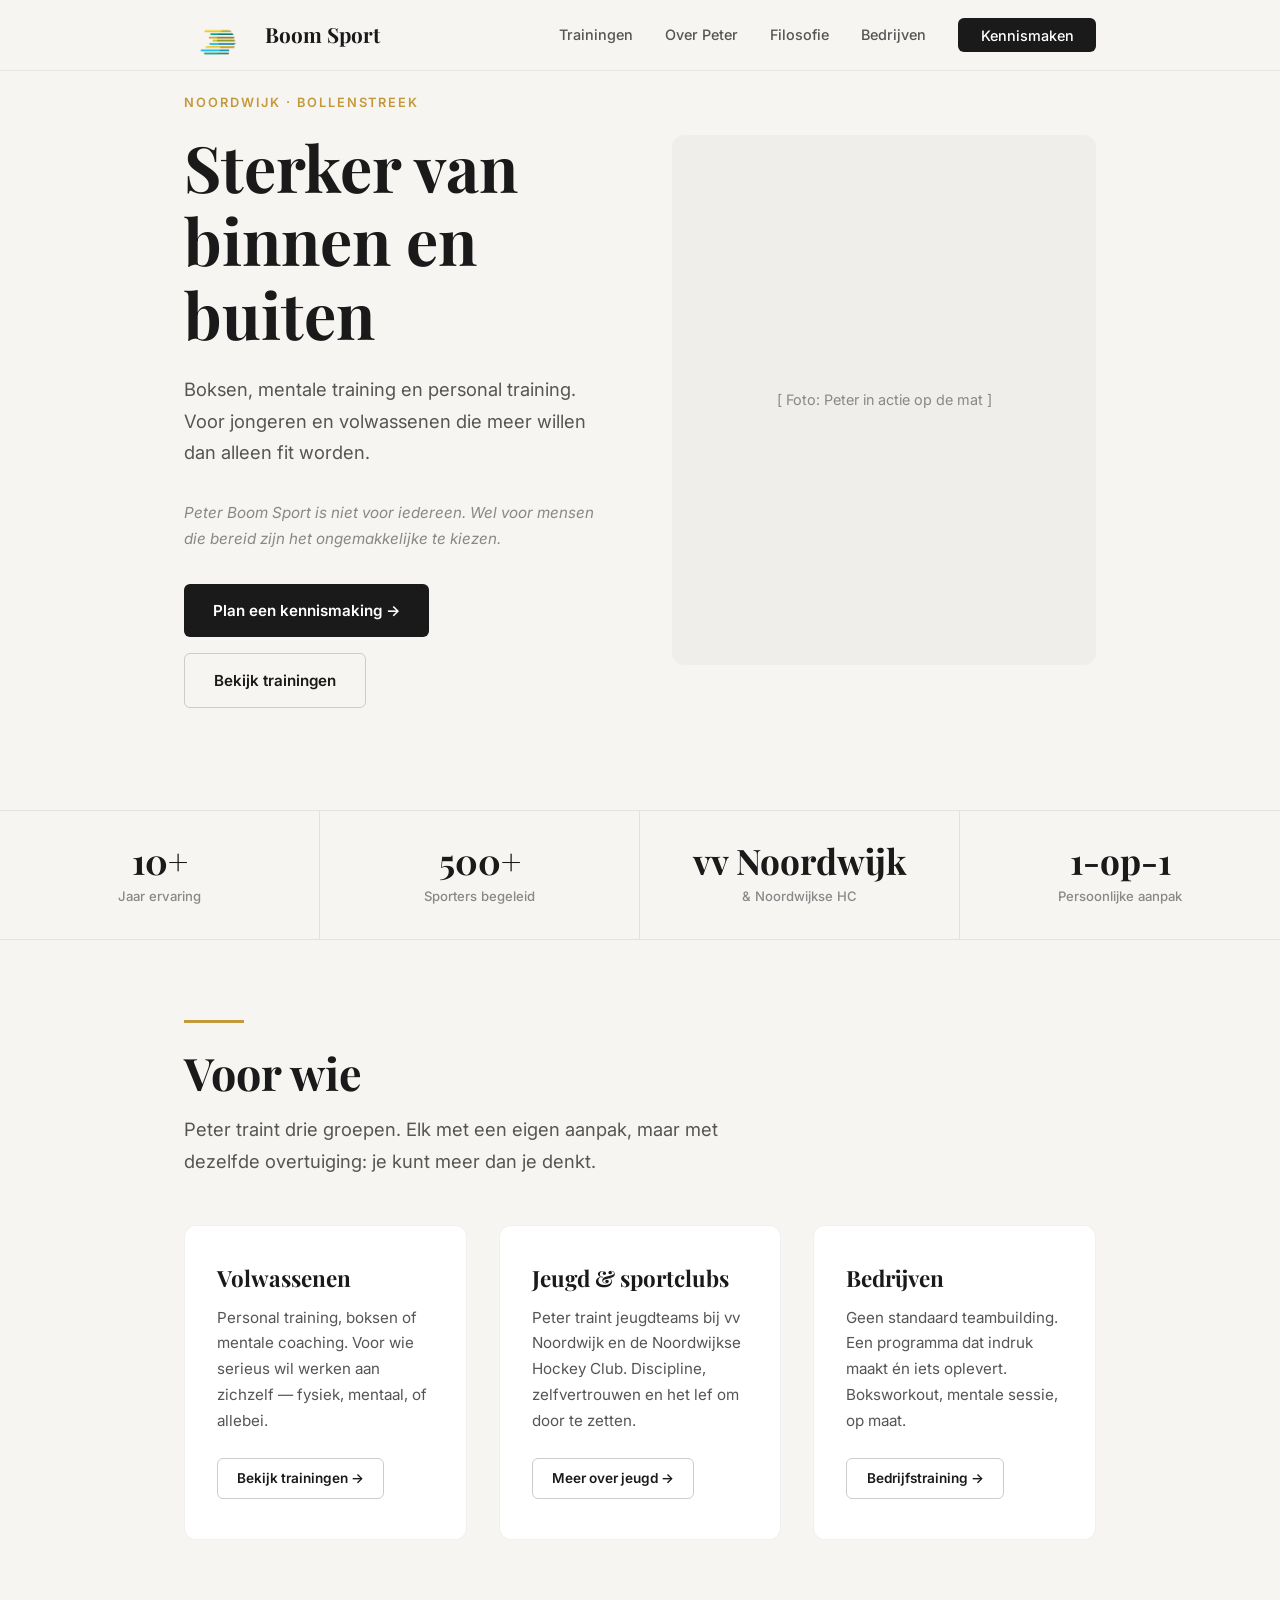
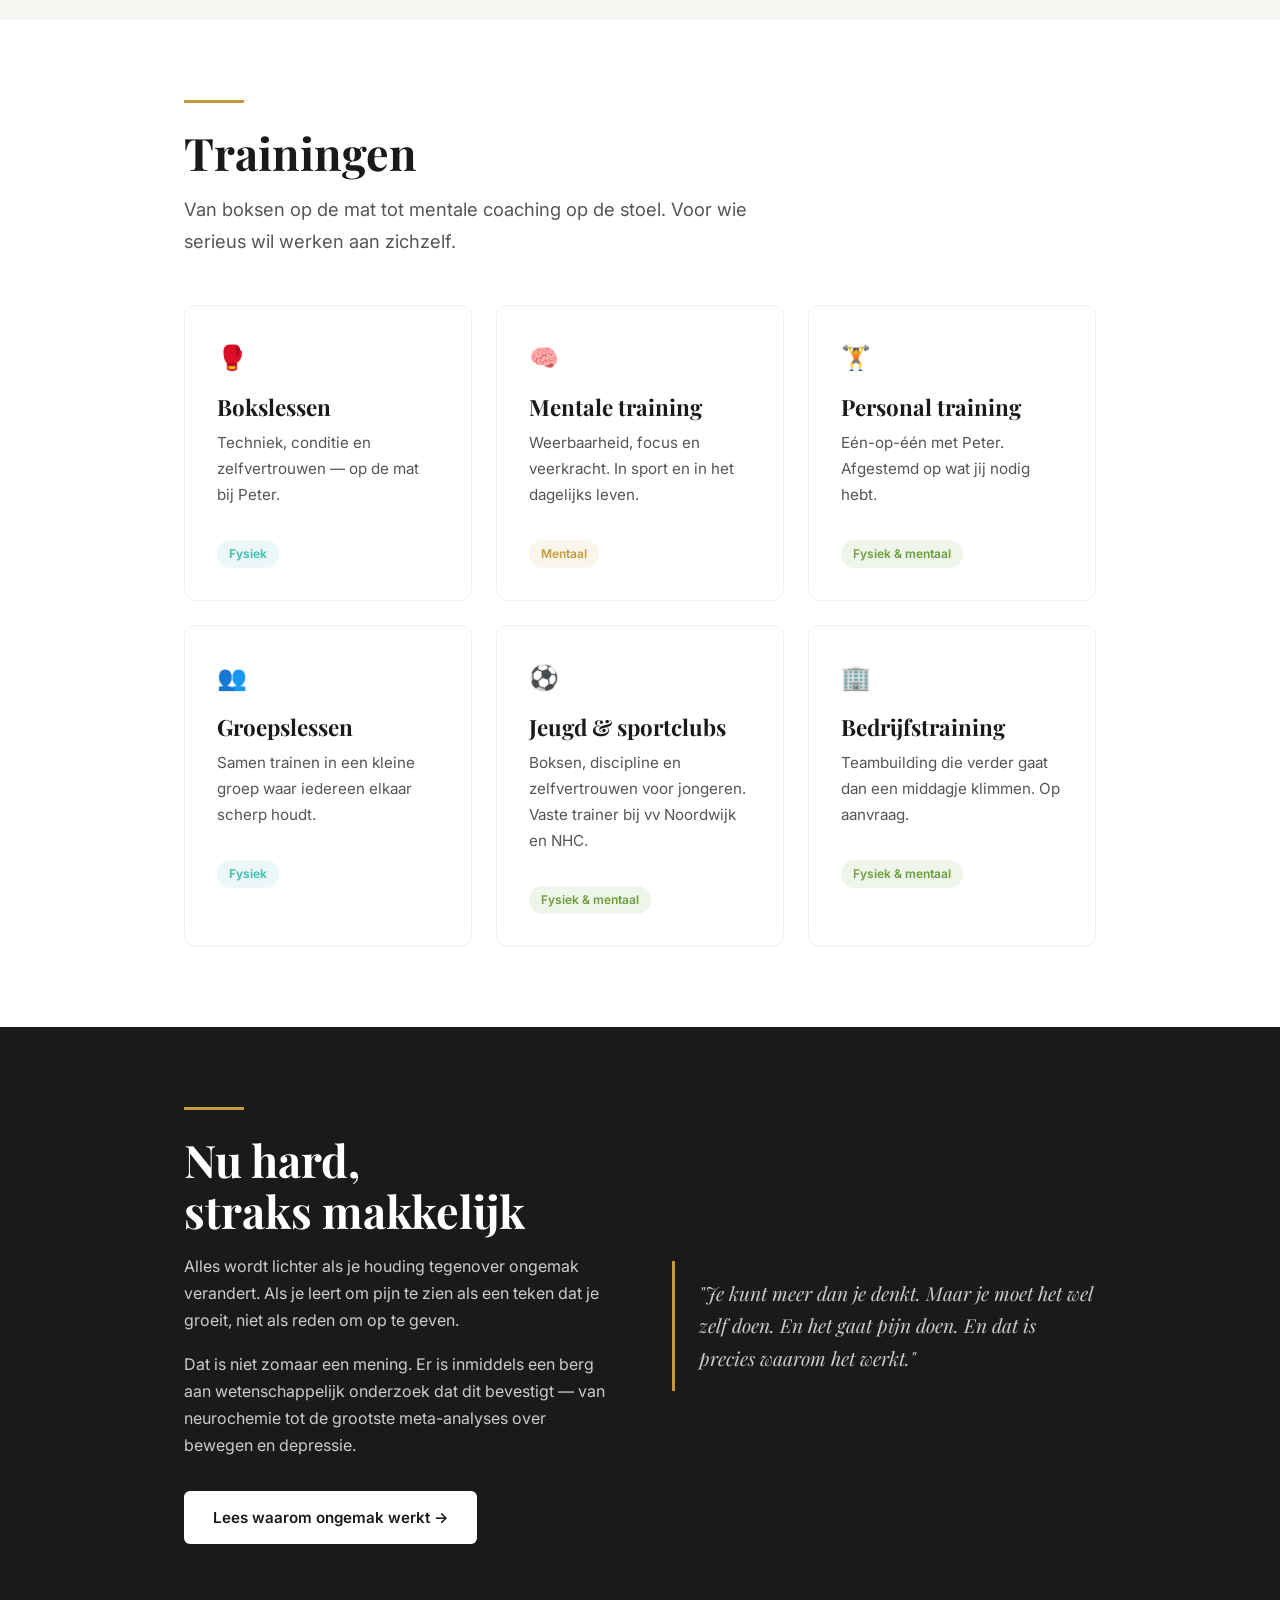
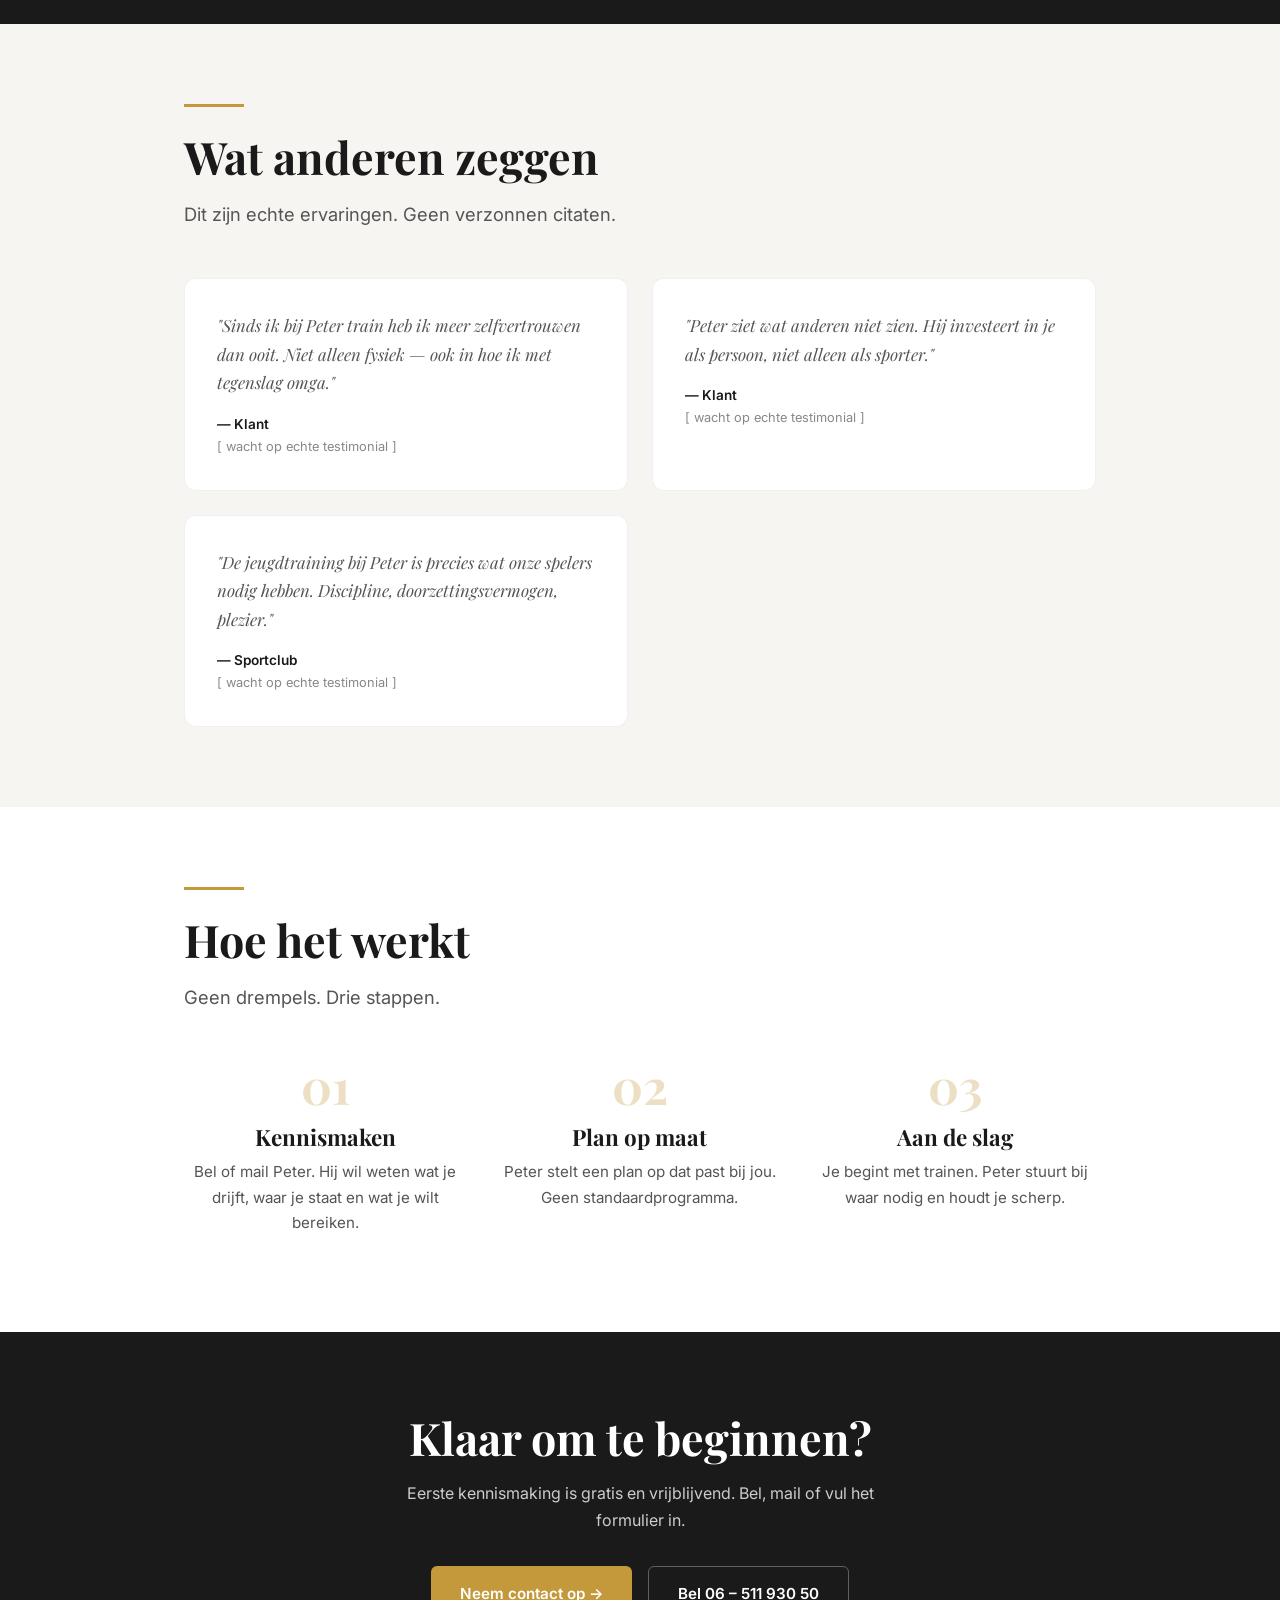
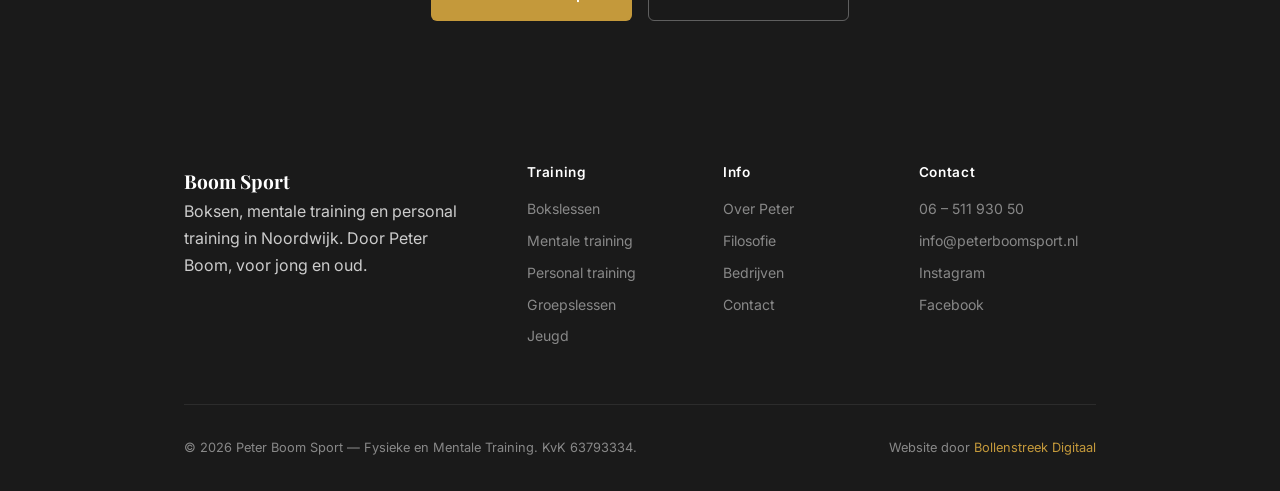
<file: v2/index.html>
<!DOCTYPE html>
<html lang="nl">
<head>
    <meta charset="UTF-8">
    <meta name="viewport" content="width=device-width, initial-scale=1.0">
    <title>Peter Boom Sport | Fysieke en Mentale Training | Noordwijk</title>
    <meta name="description" content="Personal training in Noordwijk door Peter Boom. Bokslessen, mentale coaching en personal training voor jongeren en volwassenen. Boek een gratis kennismaking.">
    <link rel="icon" type="image/png" sizes="32x32" href="../favicon-32.png">
    <link rel="icon" type="image/png" sizes="16x16" href="../favicon-16.png">
    <link rel="apple-touch-icon" sizes="180x180" href="../apple-touch-icon.png">
    <meta name="theme-color" content="#1a1a1a">
    <link href="https://fonts.googleapis.com/css2?family=Playfair+Display:wght@400;500;600;700&family=Inter:wght@300;400;500;600;700&display=swap" rel="stylesheet">
    <link rel="stylesheet" href="css/style.css">
    <script src="https://analytics.perceptum.nl/liveview.js?key=lv_live_3Lg0jP5H8Njk0Ij4ZMGrSv0s8LcEAxtp" defer></script>
</head>
<body>

    <!-- NAV -->
    <nav>
        <div class="nav-inner">
            <a href="./" class="nav-logo">
                <img src="../logo-icon.png" alt="Boom Sport">
                Boom Sport
            </a>
            <ul class="nav-links" id="navLinks">
                <li><a href="training/">Trainingen</a></li>
                <li><a href="over-peter.html">Over Peter</a></li>
                <li><a href="filosofie.html">Filosofie</a></li>
                <li><a href="bedrijven.html">Bedrijven</a></li>
                <li><a href="contact.html" class="nav-cta">Kennismaken</a></li>
            </ul>
            <div class="hamburger" id="hamburger">
                <span></span><span></span><span></span>
            </div>
        </div>
    </nav>

    <!-- HERO -->
    <section class="hero">
        <div class="container">
            <div>
                <div class="hero-label">Noordwijk · Bollenstreek</div>
                <h1>Sterker van<br>binnen en buiten</h1>
                <p class="lead">
                    Boksen, mentale training en personal training. Voor jongeren en volwassenen die meer willen dan alleen fit worden.
                </p>
                <p class="lead" style="margin-bottom: 2rem; font-style: italic; color: var(--gray-500); font-size: 0.95rem;">
                    Peter Boom Sport is niet voor iedereen. Wel voor mensen die bereid zijn het ongemakkelijke te kiezen.
                </p>
                <div class="btn-group">
                    <a href="contact.html" class="btn btn-primary">Plan een kennismaking &rarr;</a>
                    <a href="#aanbod" class="btn btn-outline">Bekijk trainingen</a>
                </div>
            </div>
            <div class="hero-image">
                <div class="placeholder">[ Foto: Peter in actie op de mat ]</div>
            </div>
        </div>
    </section>

    <!-- STATS -->
    <div class="stats-bar">
        <div class="stat reveal">
            <div class="stat-number">10+</div>
            <div class="stat-label">Jaar ervaring</div>
        </div>
        <div class="stat reveal">
            <div class="stat-number">500+</div>
            <div class="stat-label">Sporters begeleid</div>
        </div>
        <div class="stat reveal">
            <div class="stat-number">vv Noordwijk</div>
            <div class="stat-label">& Noordwijkse HC</div>
        </div>
        <div class="stat reveal">
            <div class="stat-number">1-op-1</div>
            <div class="stat-label">Persoonlijke aanpak</div>
        </div>
    </div>

    <!-- DOELGROEPEN -->
    <section id="voor-wie">
        <div class="container">
            <div class="accent-line"></div>
            <h2>Voor wie</h2>
            <p class="lead" style="margin-bottom: 3rem;">Peter traint drie groepen. Elk met een eigen aanpak, maar met dezelfde overtuiging: je kunt meer dan je denkt.</p>

            <div class="audience-grid reveal">
                <div class="audience-card">
                    <h3>Volwassenen</h3>
                    <p>Personal training, boksen of mentale coaching. Voor wie serieus wil werken aan zichzelf — fysiek, mentaal, of allebei.</p>
                    <a href="training/personal.html" class="btn btn-outline" style="font-size:0.85rem; padding:0.5rem 1.2rem;">Bekijk trainingen &rarr;</a>
                </div>
                <div class="audience-card">
                    <h3>Jeugd & sportclubs</h3>
                    <p>Peter traint jeugdteams bij vv Noordwijk en de Noordwijkse Hockey Club. Discipline, zelfvertrouwen en het lef om door te zetten.</p>
                    <a href="training/jeugd.html" class="btn btn-outline" style="font-size:0.85rem; padding:0.5rem 1.2rem;">Meer over jeugd &rarr;</a>
                </div>
                <div class="audience-card">
                    <h3>Bedrijven</h3>
                    <p>Geen standaard teambuilding. Een programma dat indruk maakt én iets oplevert. Boksworkout, mentale sessie, op maat.</p>
                    <a href="bedrijven.html" class="btn btn-outline" style="font-size:0.85rem; padding:0.5rem 1.2rem;">Bedrijfstraining &rarr;</a>
                </div>
            </div>
        </div>
    </section>

    <!-- AANBOD -->
    <section id="aanbod" class="alt">
        <div class="container">
            <div class="accent-line"></div>
            <h2>Trainingen</h2>
            <p class="lead" style="margin-bottom: 3rem;">Van boksen op de mat tot mentale coaching op de stoel. Voor wie serieus wil werken aan zichzelf.</p>

            <div class="card-grid">
                <a href="training/boksen.html" class="card reveal" style="text-decoration:none; color:inherit;">
                    <div class="card-icon">🥊</div>
                    <h3>Bokslessen</h3>
                    <p>Techniek, conditie en zelfvertrouwen — op de mat bij Peter.</p>
                    <span class="tag tag-fysiek">Fysiek</span>
                </a>
                <a href="training/mentaal.html" class="card reveal" style="text-decoration:none; color:inherit;">
                    <div class="card-icon">🧠</div>
                    <h3>Mentale training</h3>
                    <p>Weerbaarheid, focus en veerkracht. In sport en in het dagelijks leven.</p>
                    <span class="tag tag-mentaal">Mentaal</span>
                </a>
                <a href="training/personal.html" class="card reveal" style="text-decoration:none; color:inherit;">
                    <div class="card-icon">🏋️</div>
                    <h3>Personal training</h3>
                    <p>Eén-op-één met Peter. Afgestemd op wat jij nodig hebt.</p>
                    <span class="tag tag-beide">Fysiek & mentaal</span>
                </a>
                <a href="training/groep.html" class="card reveal" style="text-decoration:none; color:inherit;">
                    <div class="card-icon">👥</div>
                    <h3>Groepslessen</h3>
                    <p>Samen trainen in een kleine groep waar iedereen elkaar scherp houdt.</p>
                    <span class="tag tag-fysiek">Fysiek</span>
                </a>
                <a href="training/jeugd.html" class="card reveal" style="text-decoration:none; color:inherit;">
                    <div class="card-icon">⚽</div>
                    <h3>Jeugd & sportclubs</h3>
                    <p>Boksen, discipline en zelfvertrouwen voor jongeren. Vaste trainer bij vv Noordwijk en NHC.</p>
                    <span class="tag tag-beide">Fysiek & mentaal</span>
                </a>
                <a href="bedrijven.html" class="card reveal" style="text-decoration:none; color:inherit;">
                    <div class="card-icon">🏢</div>
                    <h3>Bedrijfstraining</h3>
                    <p>Teambuilding die verder gaat dan een middagje klimmen. Op aanvraag.</p>
                    <span class="tag tag-beide">Fysiek & mentaal</span>
                </a>
            </div>
        </div>
    </section>

    <!-- FILOSOFIE TEASER -->
    <section class="dark">
        <div class="container">
            <div class="split">
                <div class="reveal">
                    <div class="accent-line" style="background: var(--gold);"></div>
                    <h2>Nu hard,<br>straks makkelijk</h2>
                    <p style="color: var(--gray-300); margin-bottom: 1rem;">
                        Alles wordt lichter als je houding tegenover ongemak verandert. Als je leert om pijn te zien als een teken dat je groeit, niet als reden om op te geven.
                    </p>
                    <p style="color: var(--gray-300); margin-bottom: 2rem;">
                        Dat is niet zomaar een mening. Er is inmiddels een berg aan wetenschappelijk onderzoek dat dit bevestigt — van neurochemie tot de grootste meta-analyses over bewegen en depressie.
                    </p>
                    <a href="filosofie.html" class="btn btn-white">Lees waarom ongemak werkt &rarr;</a>
                </div>
                <div>
                    <blockquote style="border-color: var(--gold); color: var(--gray-300);">
                        "Je kunt meer dan je denkt. Maar je moet het wel zelf doen. En het gaat pijn doen. En dat is precies waarom het werkt."
                    </blockquote>
                </div>
            </div>
        </div>
    </section>

    <!-- TESTIMONIALS -->
    <section>
        <div class="container">
            <div class="accent-line"></div>
            <h2>Wat anderen zeggen</h2>
            <p class="lead" style="margin-bottom: 3rem;">Dit zijn echte ervaringen. Geen verzonnen citaten.</p>

            <div class="testimonial-grid reveal">
                <div class="testimonial">
                    <p>"Sinds ik bij Peter train heb ik meer zelfvertrouwen dan ooit. Niet alleen fysiek — ook in hoe ik met tegenslag omga."</p>
                    <div class="testimonial-author">— Klant</div>
                    <div class="testimonial-role">[ wacht op echte testimonial ]</div>
                </div>
                <div class="testimonial">
                    <p>"Peter ziet wat anderen niet zien. Hij investeert in je als persoon, niet alleen als sporter."</p>
                    <div class="testimonial-author">— Klant</div>
                    <div class="testimonial-role">[ wacht op echte testimonial ]</div>
                </div>
                <div class="testimonial">
                    <p>"De jeugdtraining bij Peter is precies wat onze spelers nodig hebben. Discipline, doorzettingsvermogen, plezier."</p>
                    <div class="testimonial-author">— Sportclub</div>
                    <div class="testimonial-role">[ wacht op echte testimonial ]</div>
                </div>
            </div>
        </div>
    </section>

    <!-- WERKWIJZE -->
    <section class="alt">
        <div class="container">
            <div class="accent-line"></div>
            <h2>Hoe het werkt</h2>
            <p class="lead" style="margin-bottom: 3rem;">Geen drempels. Drie stappen.</p>

            <div class="steps reveal">
                <div class="step">
                    <div class="step-num">01</div>
                    <h3>Kennismaken</h3>
                    <p>Bel of mail Peter. Hij wil weten wat je drijft, waar je staat en wat je wilt bereiken.</p>
                </div>
                <div class="step">
                    <div class="step-num">02</div>
                    <h3>Plan op maat</h3>
                    <p>Peter stelt een plan op dat past bij jou. Geen standaardprogramma.</p>
                </div>
                <div class="step">
                    <div class="step-num">03</div>
                    <h3>Aan de slag</h3>
                    <p>Je begint met trainen. Peter stuurt bij waar nodig en houdt je scherp.</p>
                </div>
            </div>
        </div>
    </section>

    <!-- CTA -->
    <section class="cta-section">
        <div class="container">
            <h2>Klaar om te beginnen?</h2>
            <p>Eerste kennismaking is gratis en vrijblijvend. Bel, mail of vul het formulier in.</p>
            <div class="btn-group" style="justify-content: center;">
                <a href="contact.html" class="btn btn-gold">Neem contact op &rarr;</a>
                <a href="tel:0651193050" class="btn btn-outline" style="color:var(--white); border-color: rgba(255,255,255,0.3);">Bel 06 – 511 930 50</a>
            </div>
        </div>
    </section>

    <!-- FOOTER -->
    <footer>
        <div class="container">
            <div class="footer-grid">
                <div>
                    <div class="footer-brand">Boom Sport</div>
                    <p>Boksen, mentale training en personal training in Noordwijk. Door Peter Boom, voor jong en oud.</p>
                </div>
                <div class="footer-col">
                    <h4>Training</h4>
                    <a href="training/boksen.html">Bokslessen</a>
                    <a href="training/mentaal.html">Mentale training</a>
                    <a href="training/personal.html">Personal training</a>
                    <a href="training/groep.html">Groepslessen</a>
                    <a href="training/jeugd.html">Jeugd</a>
                </div>
                <div class="footer-col">
                    <h4>Info</h4>
                    <a href="over-peter.html">Over Peter</a>
                    <a href="filosofie.html">Filosofie</a>
                    <a href="bedrijven.html">Bedrijven</a>
                    <a href="contact.html">Contact</a>
                </div>
                <div class="footer-col">
                    <h4>Contact</h4>
                    <a href="tel:0651193050">06 – 511 930 50</a>
                    <a href="mailto:info@peterboomsport.nl">info@peterboomsport.nl</a>
                    <a href="https://www.instagram.com/boomsport2000/" target="_blank">Instagram</a>
                    <a href="https://www.facebook.com/p/Boom-Sport-100072180356416/" target="_blank">Facebook</a>
                </div>
            </div>
            <div class="footer-bottom">
                <span>&copy; 2026 Peter Boom Sport — Fysieke en Mentale Training. KvK 63793334.</span>
                <span>Website door <a href="https://bollenstreekdigitaal.nl" target="_blank">Bollenstreek Digitaal</a></span>
            </div>
        </div>
    </footer>

    <script src="js/main.js"></script>
</body>
</html>
</file>
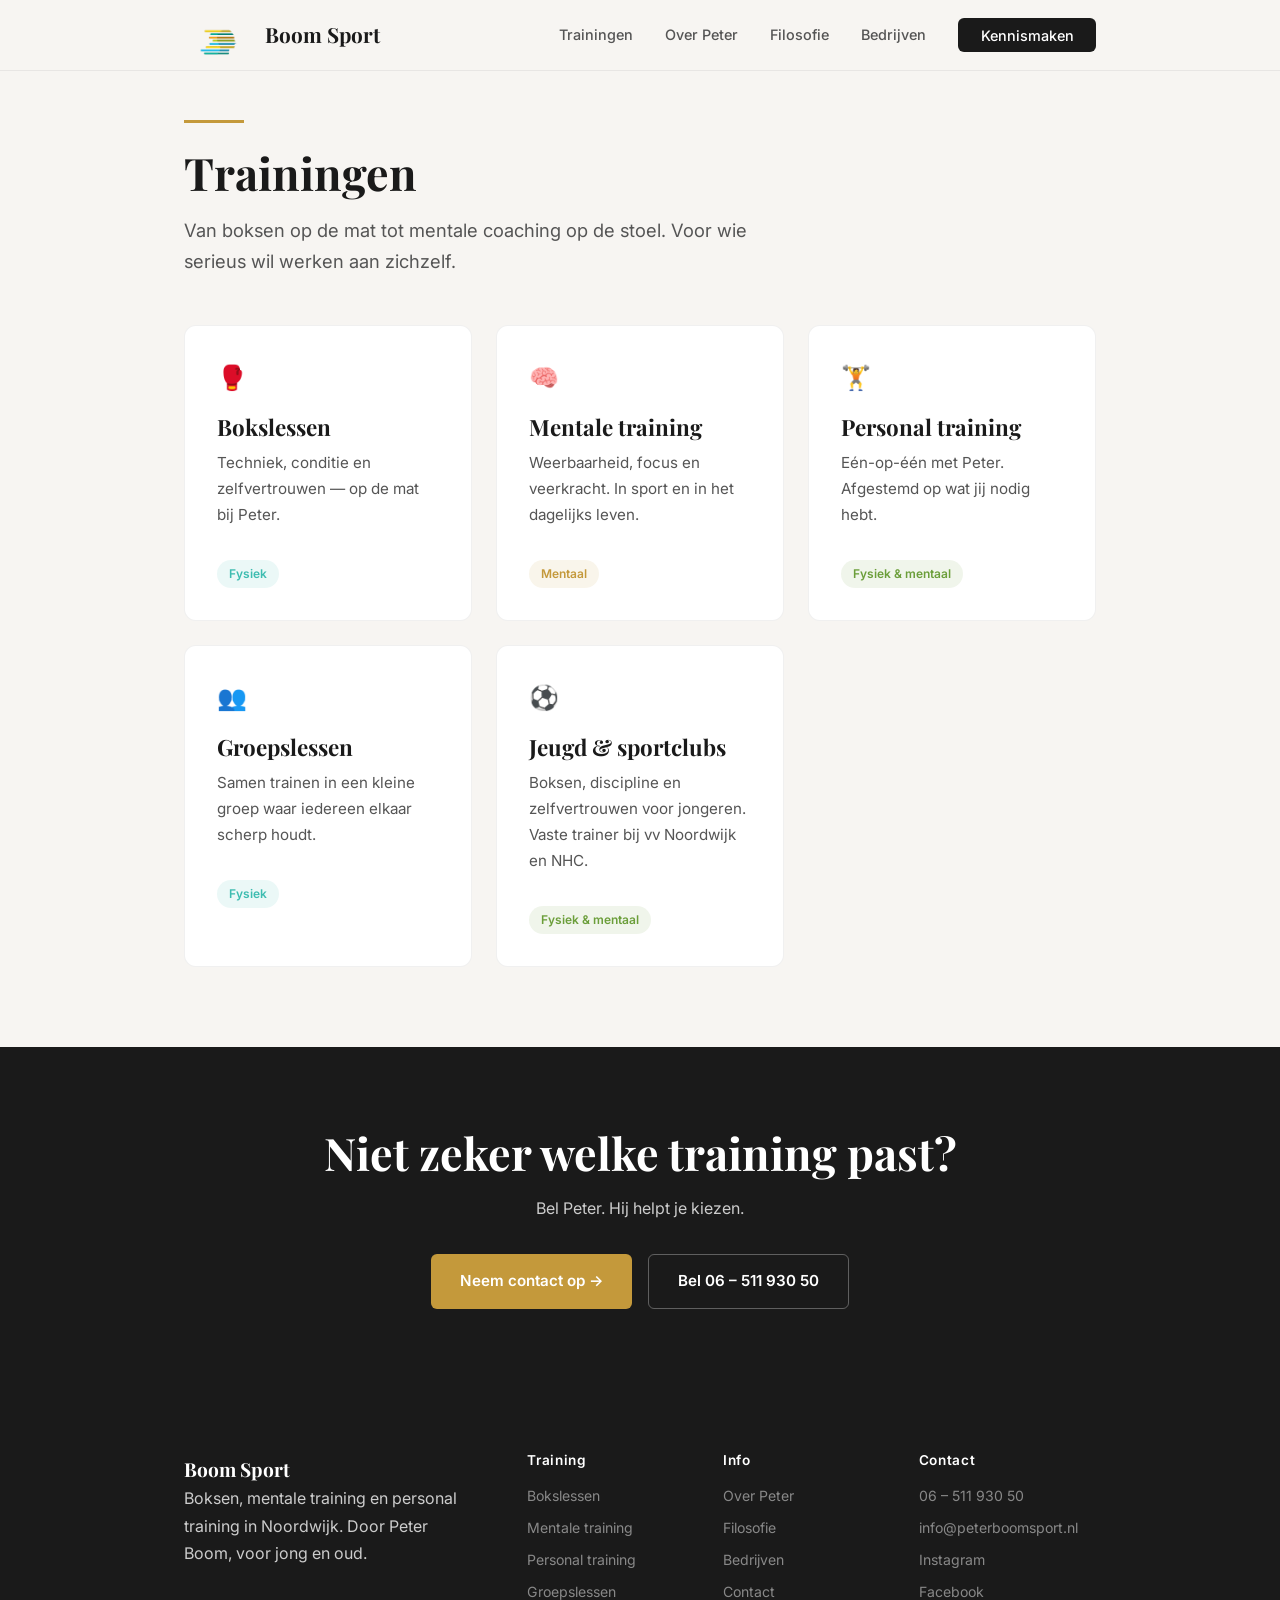
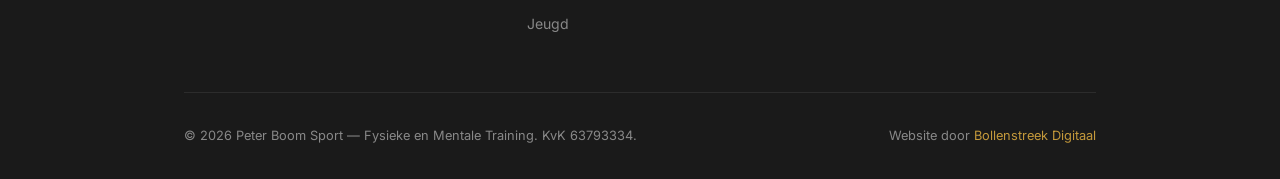
<file: v2/training/index.html>
<!DOCTYPE html>
<html lang="nl">
<head>
    <meta charset="UTF-8">
    <meta name="viewport" content="width=device-width, initial-scale=1.0">
    <title>Trainingen | Peter Boom Sport | Noordwijk</title>
    <meta name="description" content="Bokslessen, personal training, mentale coaching, groepslessen en jeugdtraining in Noordwijk door Peter Boom.">
    <link rel="icon" type="image/png" sizes="32x32" href="../../favicon-32.png">
    <link rel="icon" type="image/png" sizes="16x16" href="../../favicon-16.png">
    <meta name="theme-color" content="#1a1a1a">
    <link href="https://fonts.googleapis.com/css2?family=Playfair+Display:wght@400;500;600;700&family=Inter:wght@300;400;500;600;700&display=swap" rel="stylesheet">
    <link rel="stylesheet" href="../css/style.css">
    <script src="https://analytics.perceptum.nl/liveview.js?key=lv_live_3Lg0jP5H8Njk0Ij4ZMGrSv0s8LcEAxtp" defer></script>
</head>
<body>

    <nav>
        <div class="nav-inner">
            <a href="../" class="nav-logo">
                <img src="../../logo-icon.png" alt="Boom Sport">
                Boom Sport
            </a>
            <ul class="nav-links" id="navLinks">
                <li><a href="./">Trainingen</a></li>
                <li><a href="../over-peter.html">Over Peter</a></li>
                <li><a href="../filosofie.html">Filosofie</a></li>
                <li><a href="../bedrijven.html">Bedrijven</a></li>
                <li><a href="../contact.html" class="nav-cta">Kennismaken</a></li>
            </ul>
            <div class="hamburger" id="hamburger">
                <span></span><span></span><span></span>
            </div>
        </div>
    </nav>

    <section style="padding-top: 120px;">
        <div class="container">
            <div class="accent-line"></div>
            <h2>Trainingen</h2>
            <p class="lead" style="margin-bottom: 3rem;">Van boksen op de mat tot mentale coaching op de stoel. Voor wie serieus wil werken aan zichzelf.</p>

            <div class="card-grid">
                <a href="boksen.html" class="card reveal" style="text-decoration:none; color:inherit;">
                    <div class="card-icon">🥊</div>
                    <h3>Bokslessen</h3>
                    <p>Techniek, conditie en zelfvertrouwen — op de mat bij Peter.</p>
                    <span class="tag tag-fysiek">Fysiek</span>
                </a>
                <a href="mentaal.html" class="card reveal" style="text-decoration:none; color:inherit;">
                    <div class="card-icon">🧠</div>
                    <h3>Mentale training</h3>
                    <p>Weerbaarheid, focus en veerkracht. In sport en in het dagelijks leven.</p>
                    <span class="tag tag-mentaal">Mentaal</span>
                </a>
                <a href="personal.html" class="card reveal" style="text-decoration:none; color:inherit;">
                    <div class="card-icon">🏋️</div>
                    <h3>Personal training</h3>
                    <p>Eén-op-één met Peter. Afgestemd op wat jij nodig hebt.</p>
                    <span class="tag tag-beide">Fysiek & mentaal</span>
                </a>
                <a href="groep.html" class="card reveal" style="text-decoration:none; color:inherit;">
                    <div class="card-icon">👥</div>
                    <h3>Groepslessen</h3>
                    <p>Samen trainen in een kleine groep waar iedereen elkaar scherp houdt.</p>
                    <span class="tag tag-fysiek">Fysiek</span>
                </a>
                <a href="jeugd.html" class="card reveal" style="text-decoration:none; color:inherit;">
                    <div class="card-icon">⚽</div>
                    <h3>Jeugd & sportclubs</h3>
                    <p>Boksen, discipline en zelfvertrouwen voor jongeren. Vaste trainer bij vv Noordwijk en NHC.</p>
                    <span class="tag tag-beide">Fysiek & mentaal</span>
                </a>
            </div>
        </div>
    </section>

    <section class="cta-section">
        <div class="container">
            <h2>Niet zeker welke training past?</h2>
            <p>Bel Peter. Hij helpt je kiezen.</p>
            <div class="btn-group" style="justify-content: center;">
                <a href="../contact.html" class="btn btn-gold">Neem contact op &rarr;</a>
                <a href="tel:0651193050" class="btn btn-outline" style="color:var(--white); border-color:rgba(255,255,255,0.3);">Bel 06 – 511 930 50</a>
            </div>
        </div>
    </section>

    <footer>
        <div class="container">
            <div class="footer-grid">
                <div>
                    <div class="footer-brand">Boom Sport</div>
                    <p>Boksen, mentale training en personal training in Noordwijk. Door Peter Boom, voor jong en oud.</p>
                </div>
                <div class="footer-col">
                    <h4>Training</h4>
                    <a href="boksen.html">Bokslessen</a>
                    <a href="mentaal.html">Mentale training</a>
                    <a href="personal.html">Personal training</a>
                    <a href="groep.html">Groepslessen</a>
                    <a href="jeugd.html">Jeugd</a>
                </div>
                <div class="footer-col">
                    <h4>Info</h4>
                    <a href="../over-peter.html">Over Peter</a>
                    <a href="../filosofie.html">Filosofie</a>
                    <a href="../bedrijven.html">Bedrijven</a>
                    <a href="../contact.html">Contact</a>
                </div>
                <div class="footer-col">
                    <h4>Contact</h4>
                    <a href="tel:0651193050">06 – 511 930 50</a>
                    <a href="mailto:info@peterboomsport.nl">info@peterboomsport.nl</a>
                    <a href="https://www.instagram.com/boomsport2000/" target="_blank">Instagram</a>
                    <a href="https://www.facebook.com/p/Boom-Sport-100072180356416/" target="_blank">Facebook</a>
                </div>
            </div>
            <div class="footer-bottom">
                <span>&copy; 2026 Peter Boom Sport — Fysieke en Mentale Training. KvK 63793334.</span>
                <span>Website door <a href="https://bollenstreekdigitaal.nl" target="_blank">Bollenstreek Digitaal</a></span>
            </div>
        </div>
    </footer>

    <script src="../js/main.js"></script>
</body>
</html>
</file>
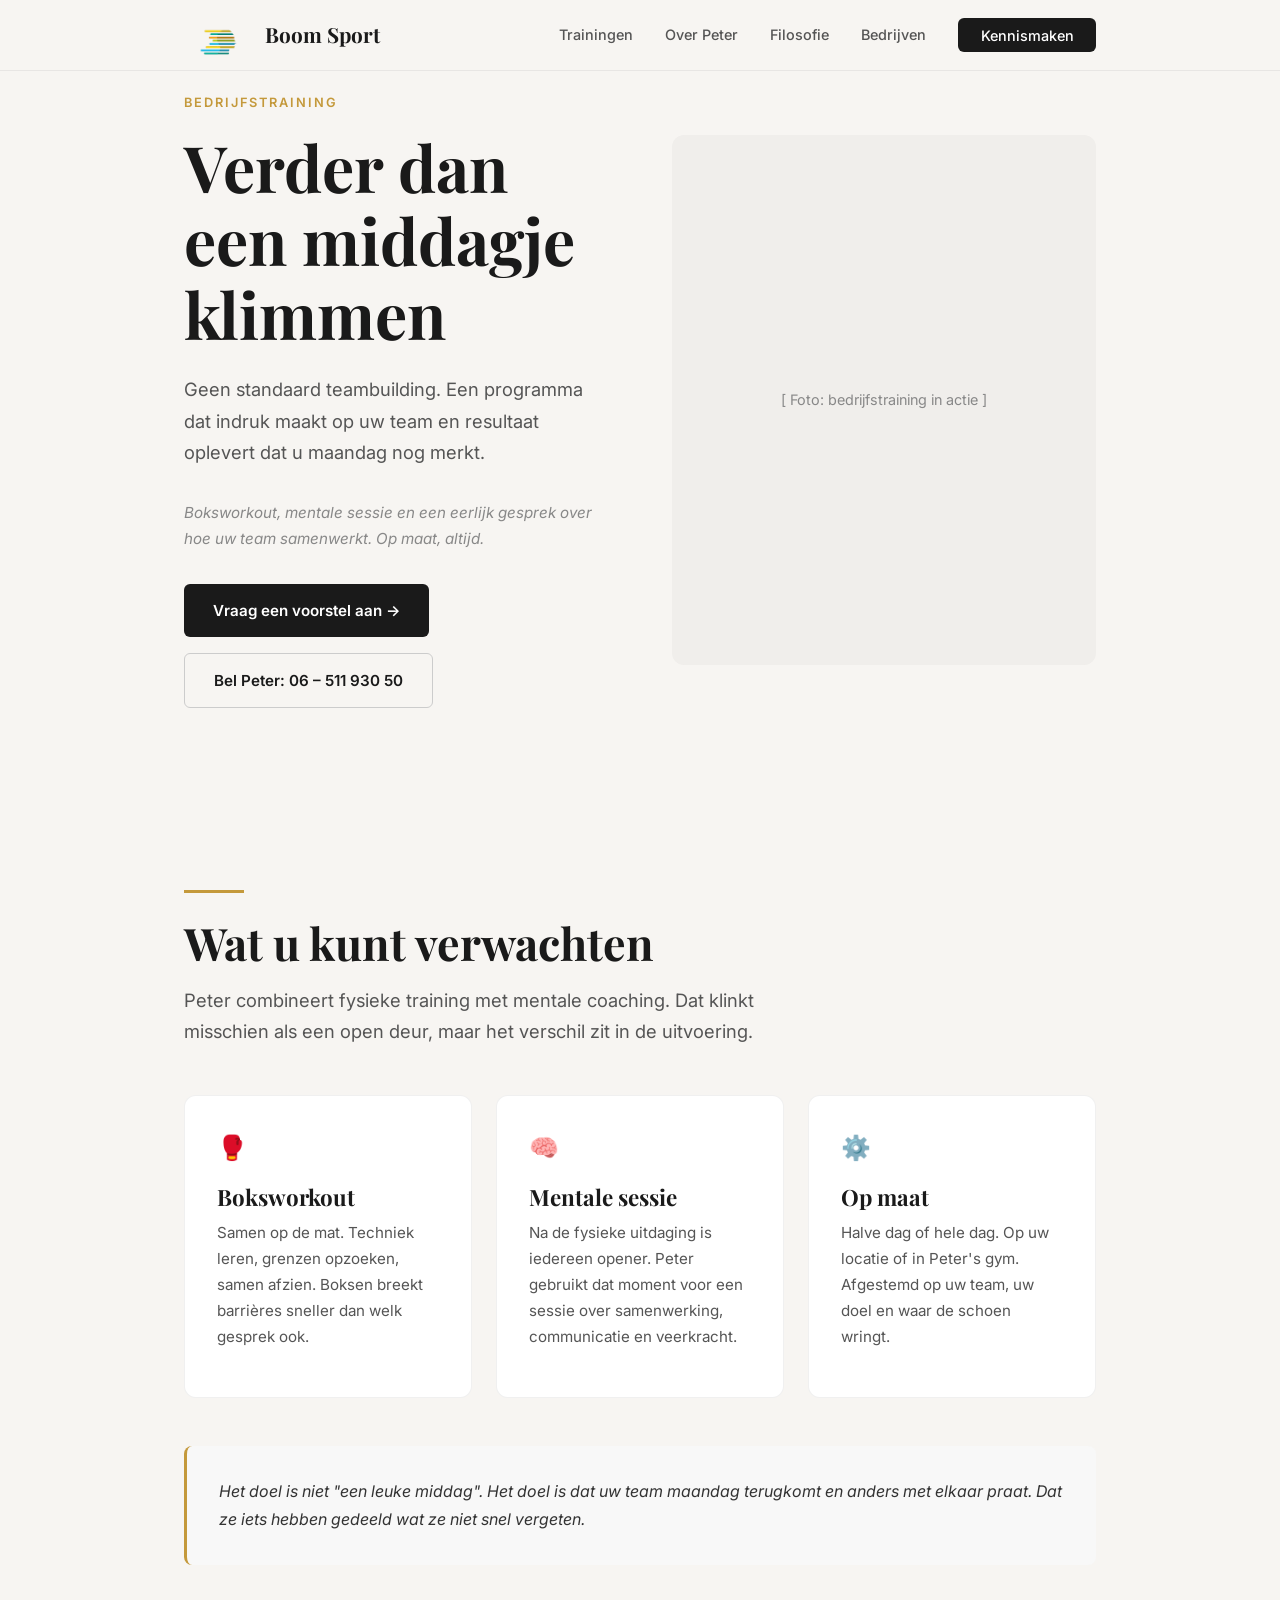
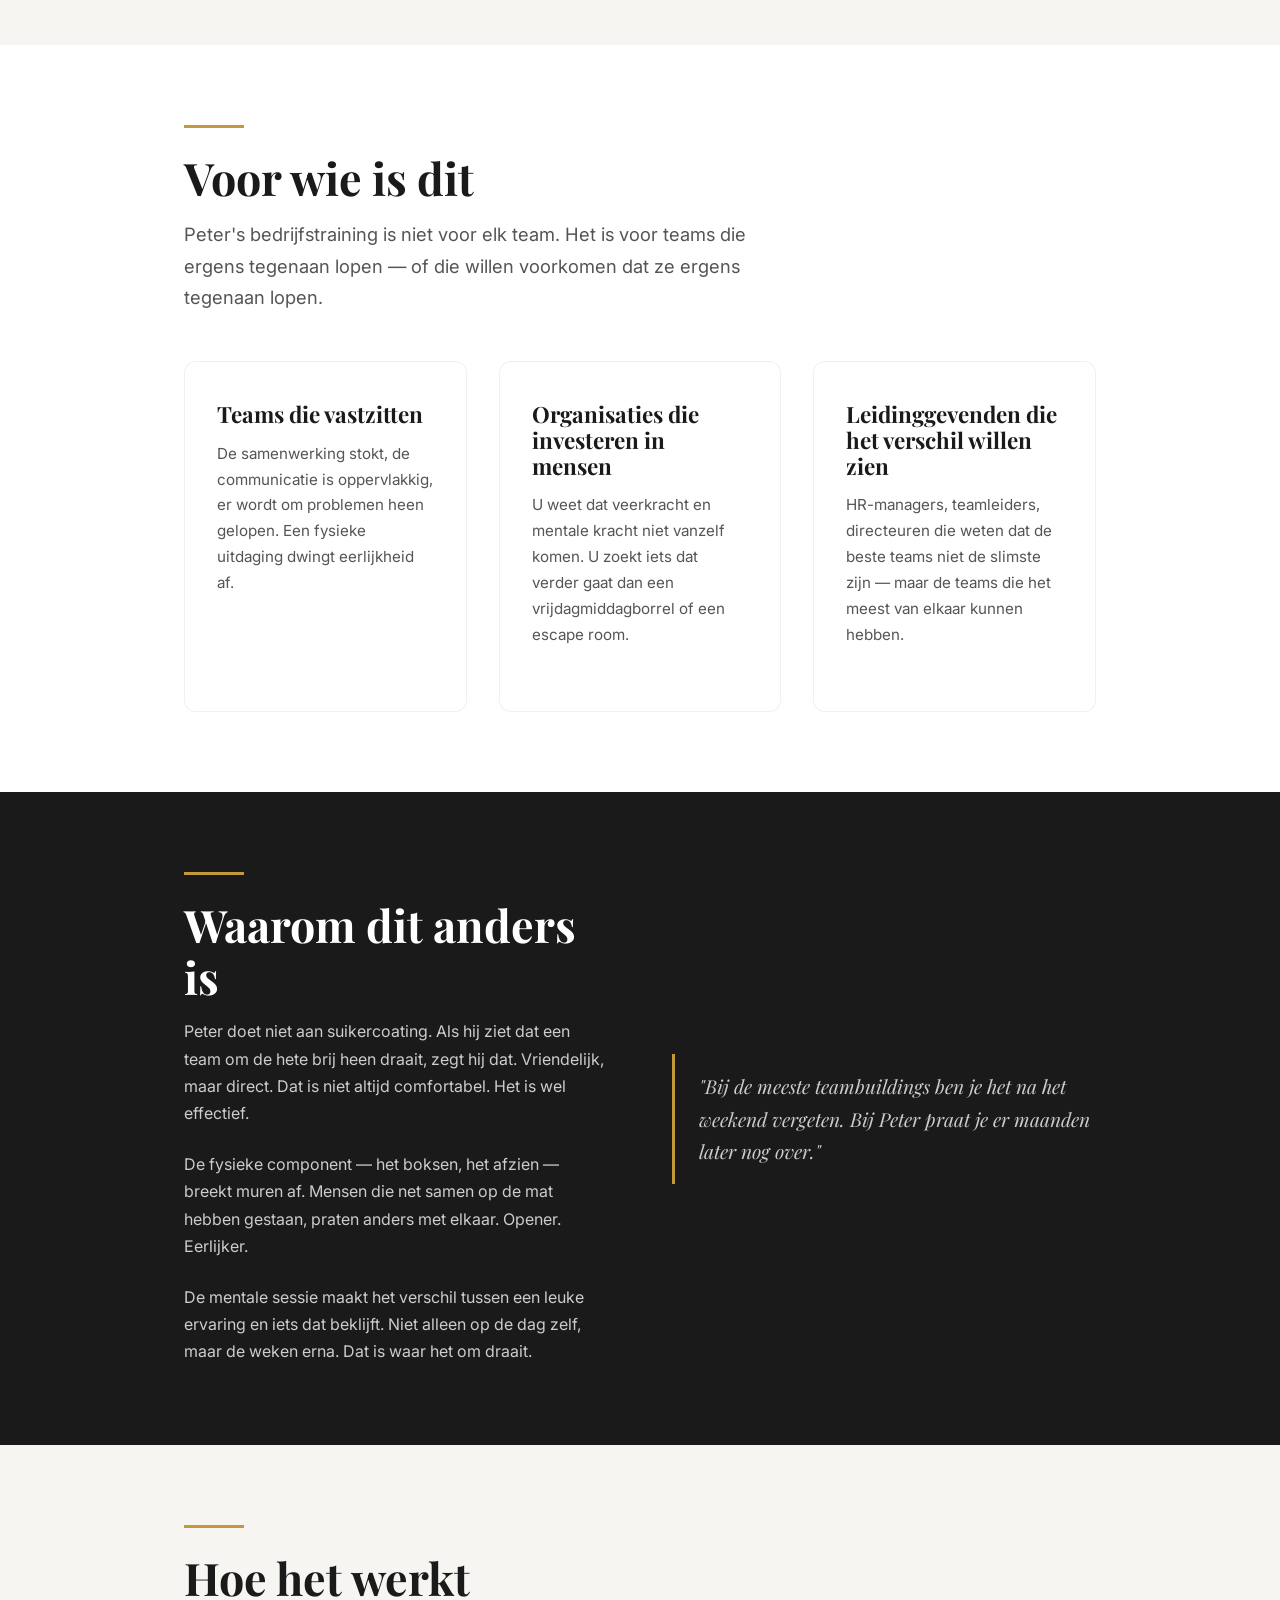
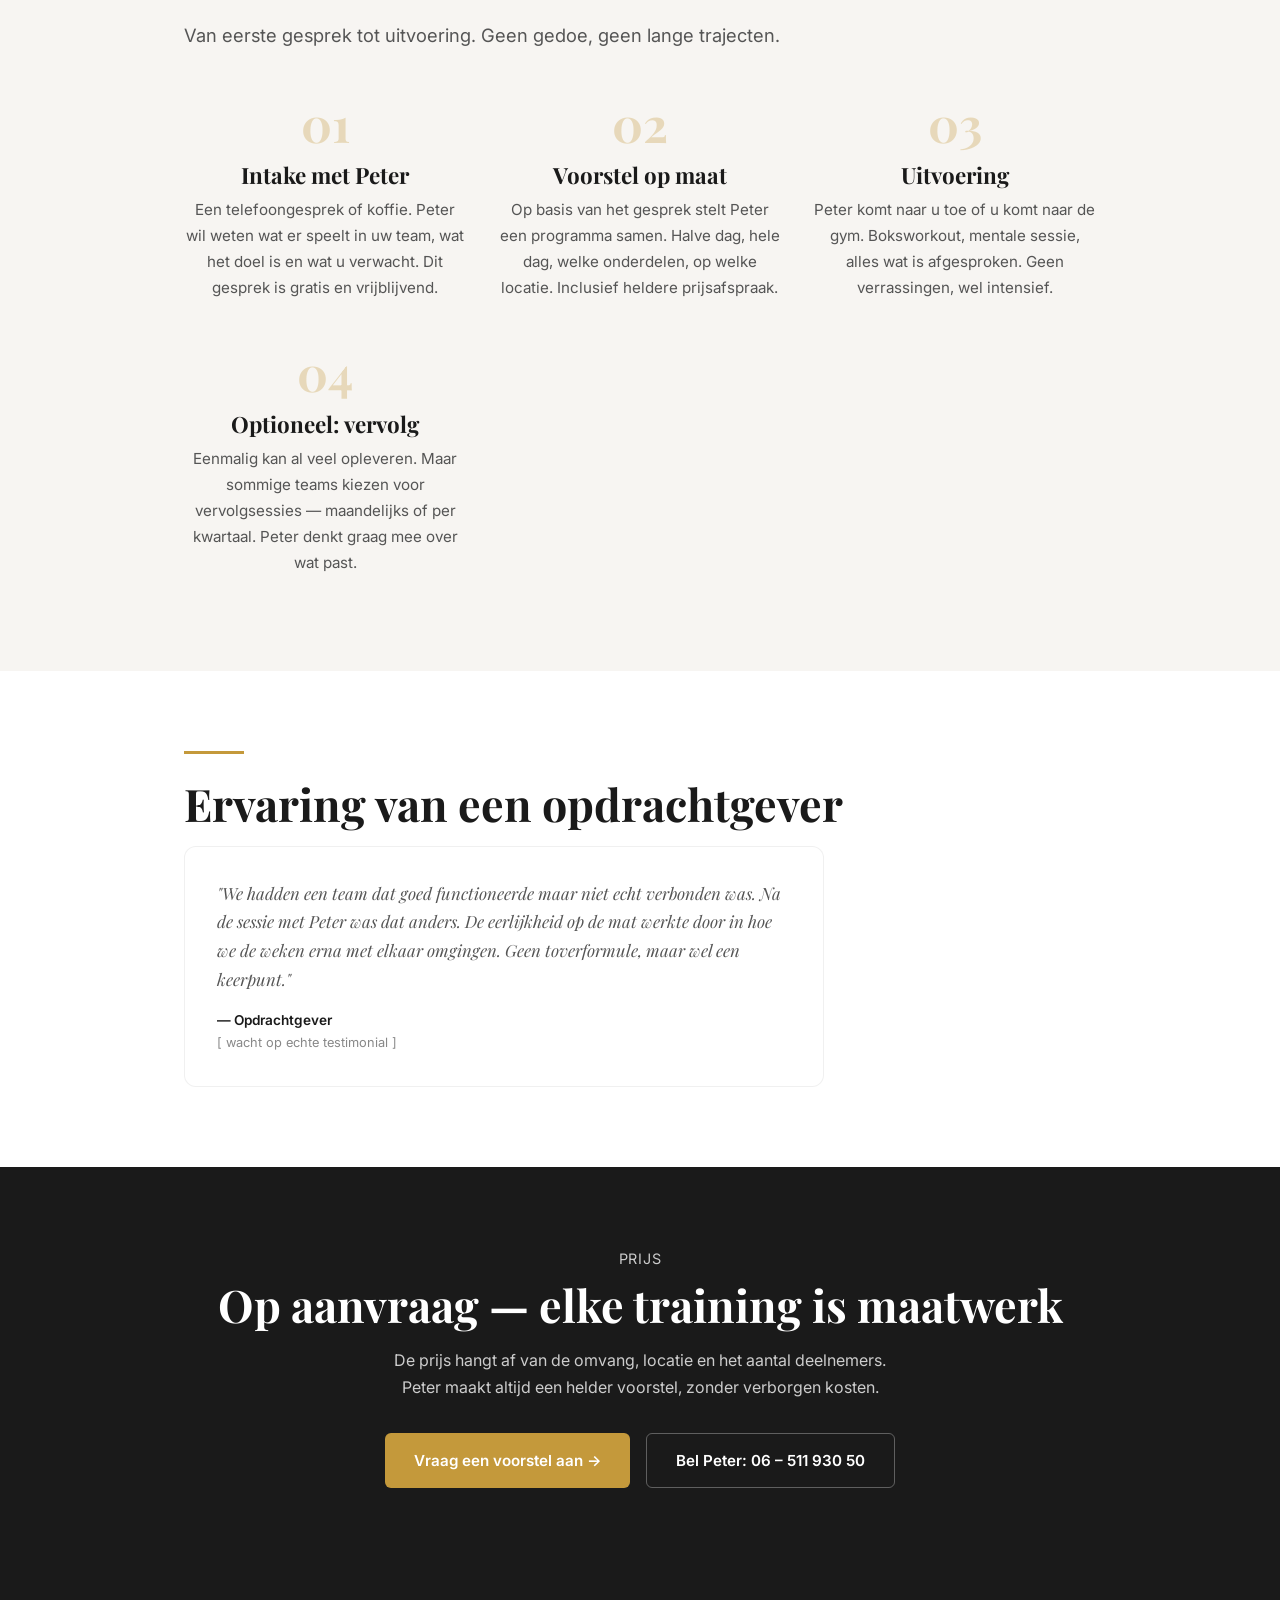
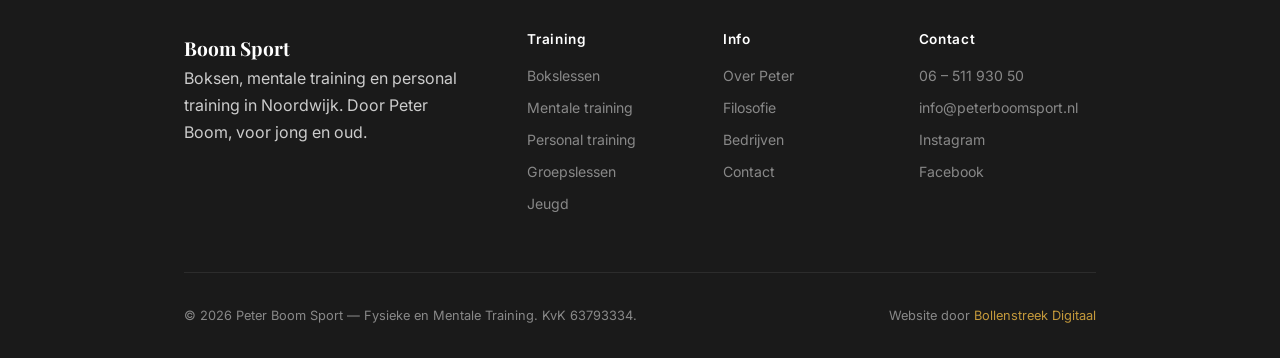
<file: v2/bedrijven.html>
<!DOCTYPE html>
<html lang="nl">
<head>
    <meta charset="UTF-8">
    <meta name="viewport" content="width=device-width, initial-scale=1.0">
    <title>Bedrijfstraining | Peter Boom Sport | Noordwijk</title>
    <meta name="description" content="Bedrijfstraining door Peter Boom. Boksworkout en mentale sessie voor teams die meer willen dan standaard teambuilding. Op maat, op locatie of in de gym.">
    <link rel="icon" type="image/png" sizes="32x32" href="../favicon-32.png">
    <link rel="icon" type="image/png" sizes="16x16" href="../favicon-16.png">
    <link rel="apple-touch-icon" sizes="180x180" href="../apple-touch-icon.png">
    <meta name="theme-color" content="#1a1a1a">
    <link href="https://fonts.googleapis.com/css2?family=Playfair+Display:wght@400;500;600;700&family=Inter:wght@300;400;500;600;700&display=swap" rel="stylesheet">
    <link rel="stylesheet" href="css/style.css">
    <script src="https://analytics.perceptum.nl/liveview.js?key=lv_live_3Lg0jP5H8Njk0Ij4ZMGrSv0s8LcEAxtp" defer></script>
</head>
<body>

    <!-- NAV -->
    <nav>
        <div class="nav-inner">
            <a href="./" class="nav-logo">
                <img src="../logo-icon.png" alt="Boom Sport">
                Boom Sport
            </a>
            <ul class="nav-links" id="navLinks">
                <li><a href="training/">Trainingen</a></li>
                <li><a href="over-peter.html">Over Peter</a></li>
                <li><a href="filosofie.html">Filosofie</a></li>
                <li><a href="bedrijven.html" class="active">Bedrijven</a></li>
                <li><a href="contact.html" class="nav-cta">Kennismaken</a></li>
            </ul>
            <div class="hamburger" id="hamburger">
                <span></span><span></span><span></span>
            </div>
        </div>
    </nav>

    <!-- HERO -->
    <section class="hero">
        <div class="container">
            <div>
                <div class="hero-label">Bedrijfstraining</div>
                <h1>Verder dan een middagje klimmen</h1>
                <p class="lead">
                    Geen standaard teambuilding. Een programma dat indruk maakt op uw team en resultaat oplevert dat u maandag nog merkt.
                </p>
                <p class="lead" style="margin-bottom: 2rem; font-style: italic; color: var(--gray-500); font-size: 0.95rem;">
                    Boksworkout, mentale sessie en een eerlijk gesprek over hoe uw team samenwerkt. Op maat, altijd.
                </p>
                <div class="btn-group">
                    <a href="contact.html" class="btn btn-primary">Vraag een voorstel aan &rarr;</a>
                    <a href="tel:0651193050" class="btn btn-outline">Bel Peter: 06 – 511 930 50</a>
                </div>
            </div>
            <div class="hero-image">
                <div class="placeholder">[ Foto: bedrijfstraining in actie ]</div>
            </div>
        </div>
    </section>

    <!-- WAT PETER DOET -->
    <section>
        <div class="container">
            <div class="accent-line"></div>
            <h2>Wat u kunt verwachten</h2>
            <p class="lead" style="margin-bottom: 3rem;">Peter combineert fysieke training met mentale coaching. Dat klinkt misschien als een open deur, maar het verschil zit in de uitvoering.</p>

            <div class="card-grid">
                <div class="card reveal">
                    <div class="card-icon">🥊</div>
                    <h3>Boksworkout</h3>
                    <p>Samen op de mat. Techniek leren, grenzen opzoeken, samen afzien. Boksen breekt barrières sneller dan welk gesprek ook.</p>
                </div>
                <div class="card reveal">
                    <div class="card-icon">🧠</div>
                    <h3>Mentale sessie</h3>
                    <p>Na de fysieke uitdaging is iedereen opener. Peter gebruikt dat moment voor een sessie over samenwerking, communicatie en veerkracht.</p>
                </div>
                <div class="card reveal">
                    <div class="card-icon">⚙️</div>
                    <h3>Op maat</h3>
                    <p>Halve dag of hele dag. Op uw locatie of in Peter's gym. Afgestemd op uw team, uw doel en waar de schoen wringt.</p>
                </div>
            </div>

            <div class="reveal" style="margin-top: 3rem; padding: 2rem; background: var(--gray-50, #f8f8f8); border-radius: 8px; border-left: 3px solid var(--gold);">
                <p style="margin: 0; font-style: italic; color: var(--gray-600);">
                    Het doel is niet "een leuke middag". Het doel is dat uw team maandag terugkomt en anders met elkaar praat. Dat ze iets hebben gedeeld wat ze niet snel vergeten.
                </p>
            </div>
        </div>
    </section>

    <!-- VOOR WIE -->
    <section class="alt">
        <div class="container">
            <div class="accent-line"></div>
            <h2>Voor wie is dit</h2>
            <p class="lead" style="margin-bottom: 3rem;">Peter's bedrijfstraining is niet voor elk team. Het is voor teams die ergens tegenaan lopen — of die willen voorkomen dat ze ergens tegenaan lopen.</p>

            <div class="audience-grid reveal">
                <div class="audience-card">
                    <h3>Teams die vastzitten</h3>
                    <p>De samenwerking stokt, de communicatie is oppervlakkig, er wordt om problemen heen gelopen. Een fysieke uitdaging dwingt eerlijkheid af.</p>
                </div>
                <div class="audience-card">
                    <h3>Organisaties die investeren in mensen</h3>
                    <p>U weet dat veerkracht en mentale kracht niet vanzelf komen. U zoekt iets dat verder gaat dan een vrijdagmiddagborrel of een escape room.</p>
                </div>
                <div class="audience-card">
                    <h3>Leidinggevenden die het verschil willen zien</h3>
                    <p>HR-managers, teamleiders, directeuren die weten dat de beste teams niet de slimste zijn — maar de teams die het meest van elkaar kunnen hebben.</p>
                </div>
            </div>
        </div>
    </section>

    <!-- WAT MAAKT HET ANDERS -->
    <section class="dark">
        <div class="container">
            <div class="split">
                <div class="reveal">
                    <div class="accent-line" style="background: var(--gold);"></div>
                    <h2>Waarom dit anders is</h2>
                    <p style="color: var(--gray-300); margin-bottom: 1.5rem;">
                        Peter doet niet aan suikercoating. Als hij ziet dat een team om de hete brij heen draait, zegt hij dat. Vriendelijk, maar direct. Dat is niet altijd comfortabel. Het is wel effectief.
                    </p>
                    <p style="color: var(--gray-300); margin-bottom: 1.5rem;">
                        De fysieke component — het boksen, het afzien — breekt muren af. Mensen die net samen op de mat hebben gestaan, praten anders met elkaar. Opener. Eerlijker.
                    </p>
                    <p style="color: var(--gray-300); margin-bottom: 0;">
                        De mentale sessie maakt het verschil tussen een leuke ervaring en iets dat beklijft. Niet alleen op de dag zelf, maar de weken erna. Dat is waar het om draait.
                    </p>
                </div>
                <div>
                    <blockquote style="border-color: var(--gold); color: var(--gray-300);">
                        "Bij de meeste teambuildings ben je het na het weekend vergeten. Bij Peter praat je er maanden later nog over."
                    </blockquote>
                </div>
            </div>
        </div>
    </section>

    <!-- HOE HET WERKT -->
    <section>
        <div class="container">
            <div class="accent-line"></div>
            <h2>Hoe het werkt</h2>
            <p class="lead" style="margin-bottom: 3rem;">Van eerste gesprek tot uitvoering. Geen gedoe, geen lange trajecten.</p>

            <div class="steps reveal">
                <div class="step">
                    <div class="step-num">01</div>
                    <h3>Intake met Peter</h3>
                    <p>Een telefoongesprek of koffie. Peter wil weten wat er speelt in uw team, wat het doel is en wat u verwacht. Dit gesprek is gratis en vrijblijvend.</p>
                </div>
                <div class="step">
                    <div class="step-num">02</div>
                    <h3>Voorstel op maat</h3>
                    <p>Op basis van het gesprek stelt Peter een programma samen. Halve dag, hele dag, welke onderdelen, op welke locatie. Inclusief heldere prijsafspraak.</p>
                </div>
                <div class="step">
                    <div class="step-num">03</div>
                    <h3>Uitvoering</h3>
                    <p>Peter komt naar u toe of u komt naar de gym. Boksworkout, mentale sessie, alles wat is afgesproken. Geen verrassingen, wel intensief.</p>
                </div>
                <div class="step">
                    <div class="step-num">04</div>
                    <h3>Optioneel: vervolg</h3>
                    <p>Eenmalig kan al veel opleveren. Maar sommige teams kiezen voor vervolgsessies — maandelijks of per kwartaal. Peter denkt graag mee over wat past.</p>
                </div>
            </div>
        </div>
    </section>

    <!-- TESTIMONIAL -->
    <section class="alt">
        <div class="container">
            <div class="accent-line"></div>
            <h2>Ervaring van een opdrachtgever</h2>

            <div class="testimonial-grid reveal">
                <div class="testimonial" style="max-width: 640px;">
                    <p>"We hadden een team dat goed functioneerde maar niet echt verbonden was. Na de sessie met Peter was dat anders. De eerlijkheid op de mat werkte door in hoe we de weken erna met elkaar omgingen. Geen toverformule, maar wel een keerpunt."</p>
                    <div class="testimonial-author">— Opdrachtgever</div>
                    <div class="testimonial-role">[ wacht op echte testimonial ]</div>
                </div>
            </div>
        </div>
    </section>

    <!-- PRIJS + CTA -->
    <section class="cta-section">
        <div class="container">
            <p style="color: var(--gray-300); font-size: 0.9rem; margin-bottom: 0.5rem; text-transform: uppercase; letter-spacing: 0.05em;">Prijs</p>
            <h2>Op aanvraag — elke training is maatwerk</h2>
            <p>De prijs hangt af van de omvang, locatie en het aantal deelnemers. Peter maakt altijd een helder voorstel, zonder verborgen kosten.</p>
            <div class="btn-group" style="justify-content: center; margin-top: 2rem;">
                <a href="contact.html" class="btn btn-gold">Vraag een voorstel aan &rarr;</a>
                <a href="tel:0651193050" class="btn btn-outline" style="color:var(--white); border-color: rgba(255,255,255,0.3);">Bel Peter: 06 – 511 930 50</a>
            </div>
        </div>
    </section>

    <!-- FOOTER -->
    <footer>
        <div class="container">
            <div class="footer-grid">
                <div>
                    <div class="footer-brand">Boom Sport</div>
                    <p>Boksen, mentale training en personal training in Noordwijk. Door Peter Boom, voor jong en oud.</p>
                </div>
                <div class="footer-col">
                    <h4>Training</h4>
                    <a href="training/boksen.html">Bokslessen</a>
                    <a href="training/mentaal.html">Mentale training</a>
                    <a href="training/personal.html">Personal training</a>
                    <a href="training/groep.html">Groepslessen</a>
                    <a href="training/jeugd.html">Jeugd</a>
                </div>
                <div class="footer-col">
                    <h4>Info</h4>
                    <a href="over-peter.html">Over Peter</a>
                    <a href="filosofie.html">Filosofie</a>
                    <a href="bedrijven.html">Bedrijven</a>
                    <a href="contact.html">Contact</a>
                </div>
                <div class="footer-col">
                    <h4>Contact</h4>
                    <a href="tel:0651193050">06 – 511 930 50</a>
                    <a href="mailto:info@peterboomsport.nl">info@peterboomsport.nl</a>
                    <a href="https://www.instagram.com/boomsport2000/" target="_blank">Instagram</a>
                    <a href="https://www.facebook.com/p/Boom-Sport-100072180356416/" target="_blank">Facebook</a>
                </div>
            </div>
            <div class="footer-bottom">
                <span>&copy; 2026 Peter Boom Sport — Fysieke en Mentale Training. KvK 63793334.</span>
                <span>Website door <a href="https://bollenstreekdigitaal.nl" target="_blank">Bollenstreek Digitaal</a></span>
            </div>
        </div>
    </footer>

    <script src="js/main.js"></script>
</body>
</html>
</file>
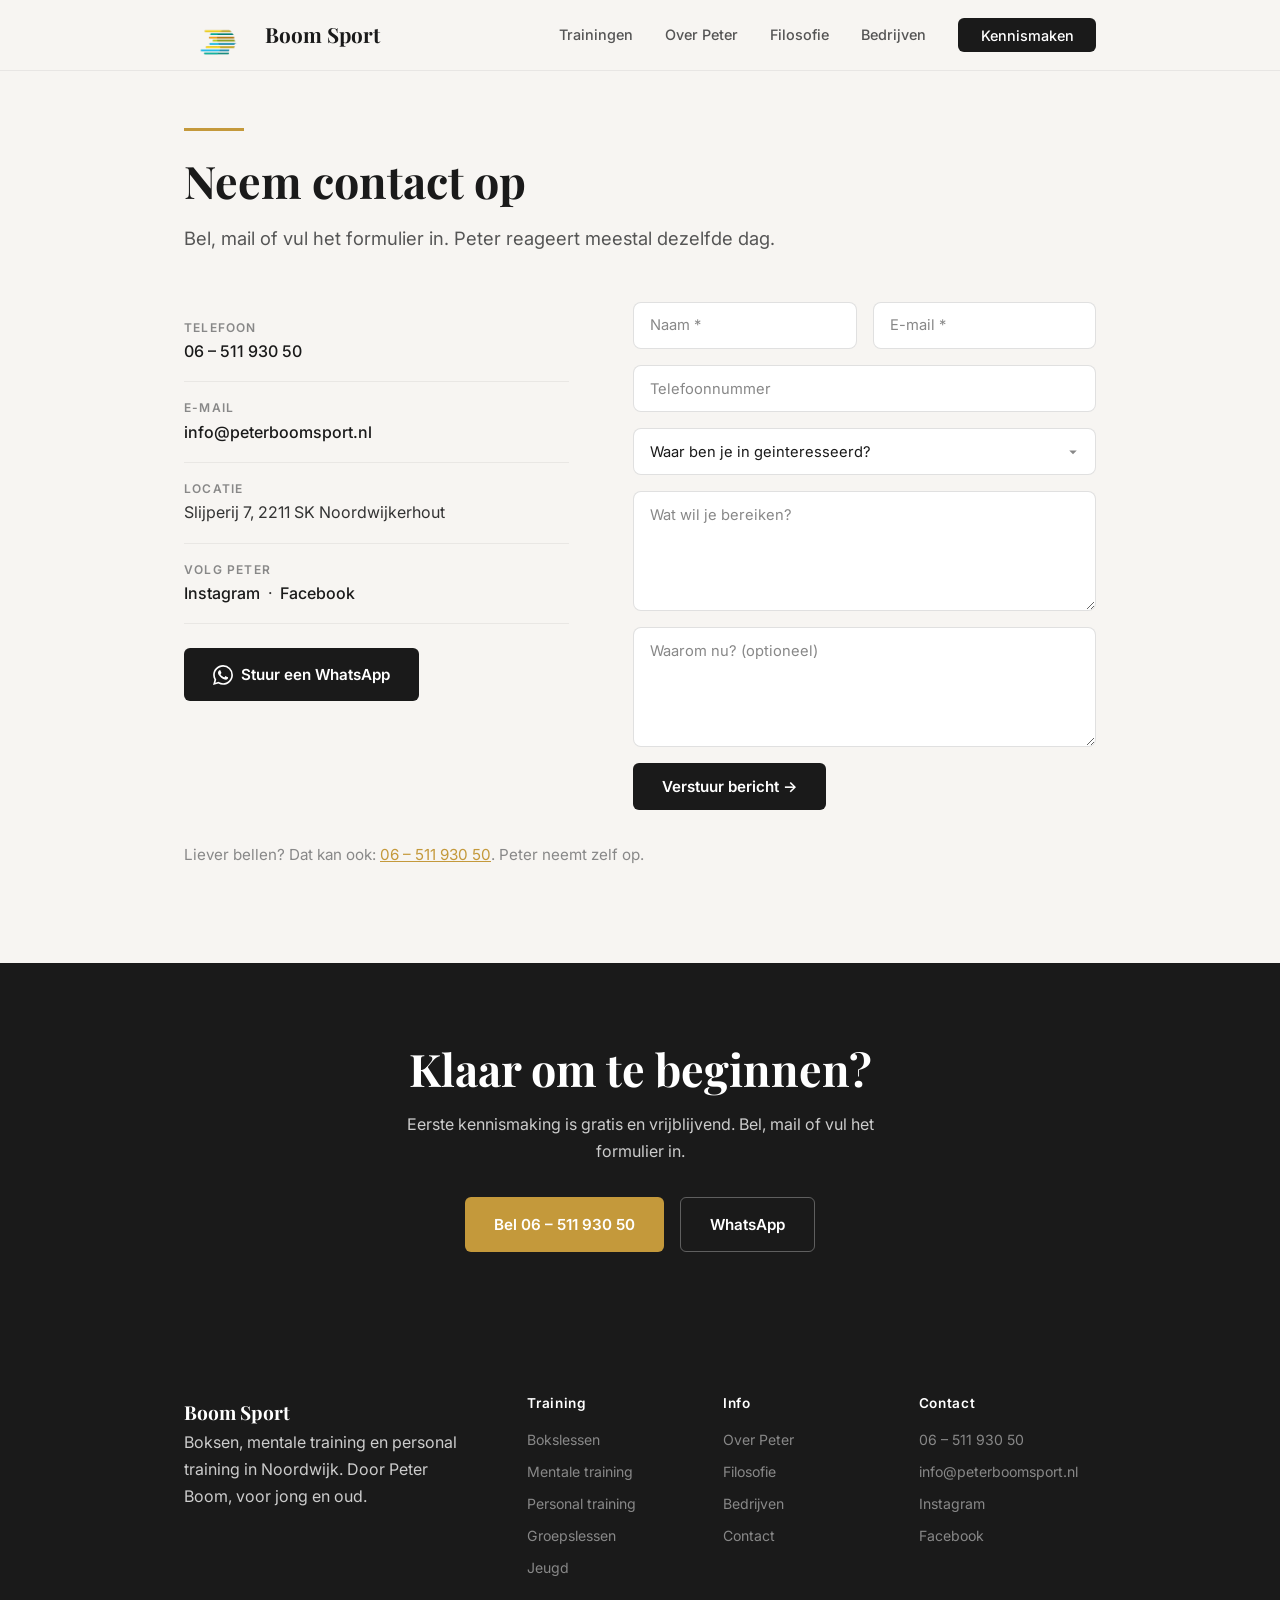
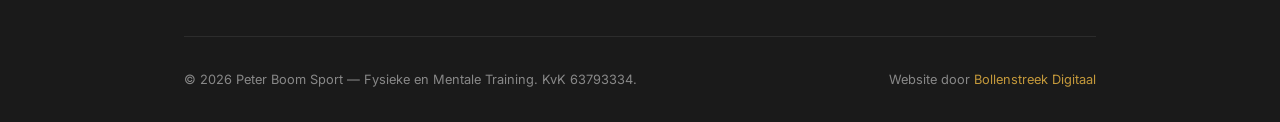
<file: v2/contact.html>
<!DOCTYPE html>
<html lang="nl">
<head>
    <meta charset="UTF-8">
    <meta name="viewport" content="width=device-width, initial-scale=1.0">
    <title>Contact | Peter Boom Sport — Noordwijk</title>
    <meta name="description" content="Neem contact op met Peter Boom. Bel, mail of vul het formulier in voor een gratis kennismaking. Boom Sport, Slijperij 7, Noordwijkerhout.">
    <link rel="icon" type="image/png" sizes="32x32" href="../favicon-32.png">
    <link rel="icon" type="image/png" sizes="16x16" href="../favicon-16.png">
    <link rel="apple-touch-icon" sizes="180x180" href="../apple-touch-icon.png">
    <meta name="theme-color" content="#1a1a1a">
    <link href="https://fonts.googleapis.com/css2?family=Playfair+Display:wght@400;500;600;700&family=Inter:wght@300;400;500;600;700&display=swap" rel="stylesheet">
    <link rel="stylesheet" href="css/style.css">
    <script src="https://analytics.perceptum.nl/liveview.js?key=lv_live_3Lg0jP5H8Njk0Ij4ZMGrSv0s8LcEAxtp" defer></script>
</head>
<body>

    <!-- NAV -->
    <nav>
        <div class="nav-inner">
            <a href="./" class="nav-logo">
                <img src="../logo-icon.png" alt="Boom Sport">
                Boom Sport
            </a>
            <ul class="nav-links" id="navLinks">
                <li><a href="training/">Trainingen</a></li>
                <li><a href="over-peter.html">Over Peter</a></li>
                <li><a href="filosofie.html">Filosofie</a></li>
                <li><a href="bedrijven.html">Bedrijven</a></li>
                <li><a href="contact.html" class="nav-cta">Kennismaken</a></li>
            </ul>
            <div class="hamburger" id="hamburger">
                <span></span><span></span><span></span>
            </div>
        </div>
    </nav>

    <!-- CONTACT -->
    <section style="padding-top: 8rem;">
        <div class="container">
            <div class="accent-line"></div>
            <h2>Neem contact op</h2>
            <p class="lead" style="margin-bottom: 3rem;">Bel, mail of vul het formulier in. Peter reageert meestal dezelfde dag.</p>

            <div class="contact-grid">
                <!-- LEFT: CONTACT INFO -->
                <div class="contact-info">
                    <div class="contact-item">
                        <div>
                            <div class="contact-label">Telefoon</div>
                            <div class="contact-value"><a href="tel:0651193050">06 – 511 930 50</a></div>
                        </div>
                    </div>
                    <div class="contact-item">
                        <div>
                            <div class="contact-label">E-mail</div>
                            <div class="contact-value"><a href="mailto:info@peterboomsport.nl">info@peterboomsport.nl</a></div>
                        </div>
                    </div>
                    <div class="contact-item">
                        <div>
                            <div class="contact-label">Locatie</div>
                            <div class="contact-value">Slijperij 7, 2211 SK Noordwijkerhout</div>
                        </div>
                    </div>
                    <div class="contact-item">
                        <div>
                            <div class="contact-label">Volg Peter</div>
                            <div class="contact-value">
                                <a href="https://www.instagram.com/boomsport2000/" target="_blank" rel="noopener">Instagram</a> &nbsp;·&nbsp;
                                <a href="https://www.facebook.com/p/Boom-Sport-100072180356416/" target="_blank" rel="noopener">Facebook</a>
                            </div>
                        </div>
                    </div>

                    <div style="margin-top: 1.5rem;">
                        <a href="https://wa.me/31651193050" class="btn btn-primary" target="_blank" rel="noopener" style="display: inline-flex; align-items: center; gap: 0.5rem;">
                            <svg width="20" height="20" viewBox="0 0 24 24" fill="currentColor"><path d="M17.472 14.382c-.297-.149-1.758-.867-2.03-.967-.273-.099-.471-.148-.67.15-.197.297-.767.966-.94 1.164-.173.199-.347.223-.644.075-.297-.15-1.255-.463-2.39-1.475-.883-.788-1.48-1.761-1.653-2.059-.173-.297-.018-.458.13-.606.134-.133.298-.347.446-.52.149-.174.198-.298.298-.497.099-.198.05-.371-.025-.52-.075-.149-.669-1.612-.916-2.207-.242-.579-.487-.5-.669-.51-.173-.008-.371-.01-.57-.01-.198 0-.52.074-.792.372-.272.297-1.04 1.016-1.04 2.479 0 1.462 1.065 2.875 1.213 3.074.149.198 2.096 3.2 5.077 4.487.709.306 1.262.489 1.694.625.712.227 1.36.195 1.871.118.571-.085 1.758-.719 2.006-1.413.248-.694.248-1.289.173-1.413-.074-.124-.272-.198-.57-.347m-5.421 7.403h-.004a9.87 9.87 0 01-5.031-1.378l-.361-.214-3.741.982.998-3.648-.235-.374a9.86 9.86 0 01-1.51-5.26c.001-5.45 4.436-9.884 9.888-9.884 2.64 0 5.122 1.03 6.988 2.898a9.825 9.825 0 012.893 6.994c-.003 5.45-4.437 9.884-9.885 9.884m8.413-18.297A11.815 11.815 0 0012.05 0C5.495 0 .16 5.335.157 11.892c0 2.096.547 4.142 1.588 5.945L.057 24l6.305-1.654a11.882 11.882 0 005.683 1.448h.005c6.554 0 11.89-5.335 11.893-11.893a11.821 11.821 0 00-3.48-8.413z"/></svg>
                            Stuur een WhatsApp
                        </a>
                    </div>
                </div>

                <!-- RIGHT: INTAKE FORM -->
                <form id="contactForm" class="contact-form">
                    <div class="form-row">
                        <input type="text" name="naam" placeholder="Naam *" required>
                        <input type="email" name="email" placeholder="E-mail *" required>
                    </div>
                    <input type="tel" name="telefoon" placeholder="Telefoonnummer">
                    <select name="interesse" required>
                        <option value="" disabled selected>Waar ben je in geinteresseerd?</option>
                        <option value="bokslessen">Bokslessen</option>
                        <option value="mentale-training">Mentale Training</option>
                        <option value="personal-training">Personal Training</option>
                        <option value="groepstraining">Groepstraining</option>
                        <option value="jeugdtraining">Jeugdtraining</option>
                        <option value="bedrijfstraining">Bedrijfstraining</option>
                        <option value="gratis-kennismaking">Gratis Kennismaking</option>
                    </select>
                    <textarea name="doel" placeholder="Wat wil je bereiken?" rows="4"></textarea>
                    <textarea name="waarom-nu" placeholder="Waarom nu? (optioneel)" rows="3"></textarea>

                    <!-- Honeypot -->
                    <input type="text" name="_gotcha" style="display:none" tabindex="-1" autocomplete="off">

                    <button type="submit" class="btn btn-primary" style="align-self: flex-start;">Verstuur bericht &rarr;</button>
                </form>
            </div>

            <p style="margin-top: 2rem; color: var(--gray-500); font-size: 0.95rem;">
                Liever bellen? Dat kan ook: <a href="tel:0651193050" style="color: var(--gold);">06 – 511 930 50</a>. Peter neemt zelf op.
            </p>
        </div>
    </section>

    <!-- CTA -->
    <section class="cta-section">
        <div class="container">
            <h2>Klaar om te beginnen?</h2>
            <p>Eerste kennismaking is gratis en vrijblijvend. Bel, mail of vul het formulier in.</p>
            <div class="btn-group" style="justify-content: center;">
                <a href="tel:0651193050" class="btn btn-gold">Bel 06 – 511 930 50</a>
                <a href="https://wa.me/31651193050" class="btn btn-outline" style="color:var(--white); border-color: rgba(255,255,255,0.3);" target="_blank" rel="noopener">WhatsApp</a>
            </div>
        </div>
    </section>

    <!-- FOOTER -->
    <footer>
        <div class="container">
            <div class="footer-grid">
                <div>
                    <div class="footer-brand">Boom Sport</div>
                    <p>Boksen, mentale training en personal training in Noordwijk. Door Peter Boom, voor jong en oud.</p>
                </div>
                <div class="footer-col">
                    <h4>Training</h4>
                    <a href="training/boksen.html">Bokslessen</a>
                    <a href="training/mentaal.html">Mentale training</a>
                    <a href="training/personal.html">Personal training</a>
                    <a href="training/groep.html">Groepslessen</a>
                    <a href="training/jeugd.html">Jeugd</a>
                </div>
                <div class="footer-col">
                    <h4>Info</h4>
                    <a href="over-peter.html">Over Peter</a>
                    <a href="filosofie.html">Filosofie</a>
                    <a href="bedrijven.html">Bedrijven</a>
                    <a href="contact.html">Contact</a>
                </div>
                <div class="footer-col">
                    <h4>Contact</h4>
                    <a href="tel:0651193050">06 – 511 930 50</a>
                    <a href="mailto:info@peterboomsport.nl">info@peterboomsport.nl</a>
                    <a href="https://www.instagram.com/boomsport2000/" target="_blank">Instagram</a>
                    <a href="https://www.facebook.com/p/Boom-Sport-100072180356416/" target="_blank">Facebook</a>
                </div>
            </div>
            <div class="footer-bottom">
                <span>&copy; 2026 Peter Boom Sport — Fysieke en Mentale Training. KvK 63793334.</span>
                <span>Website door <a href="https://bollenstreekdigitaal.nl" target="_blank">Bollenstreek Digitaal</a></span>
            </div>
        </div>
    </footer>

    <script src="js/main.js"></script>
</body>
</html>
</file>
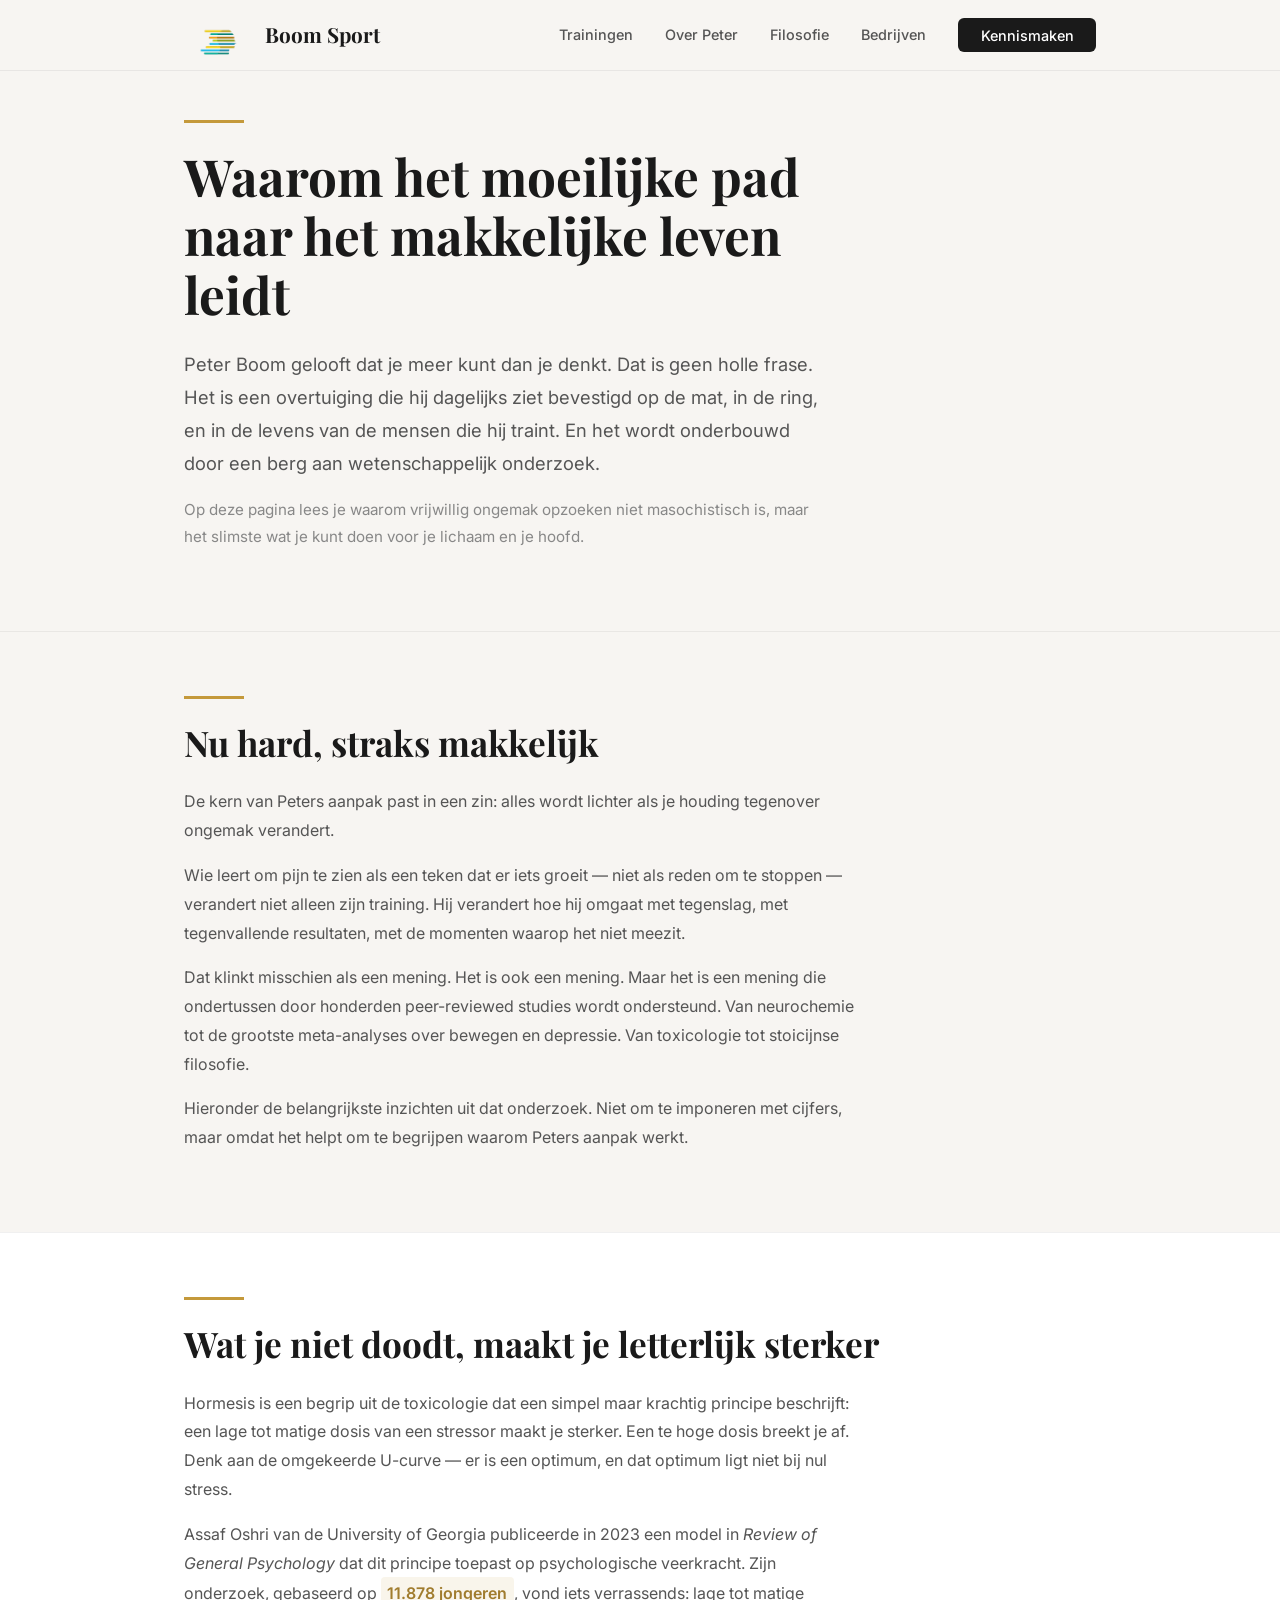
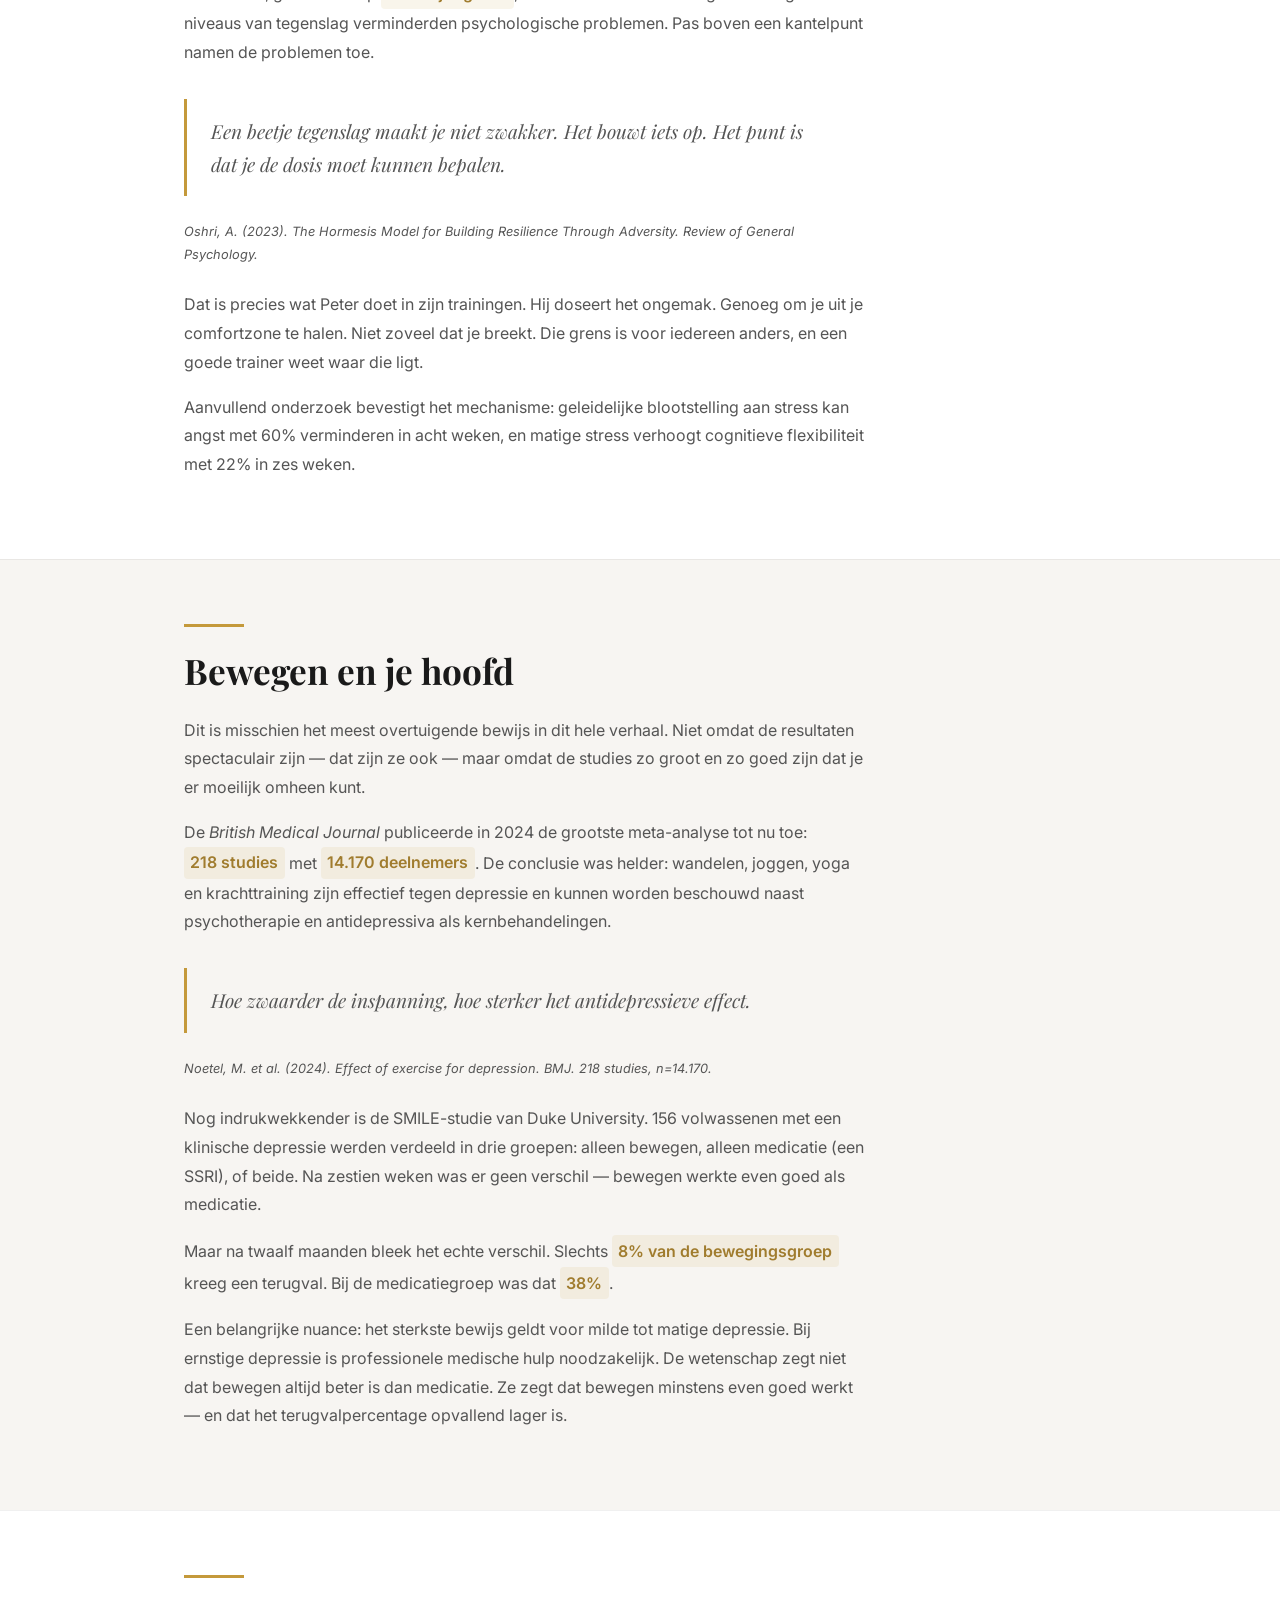
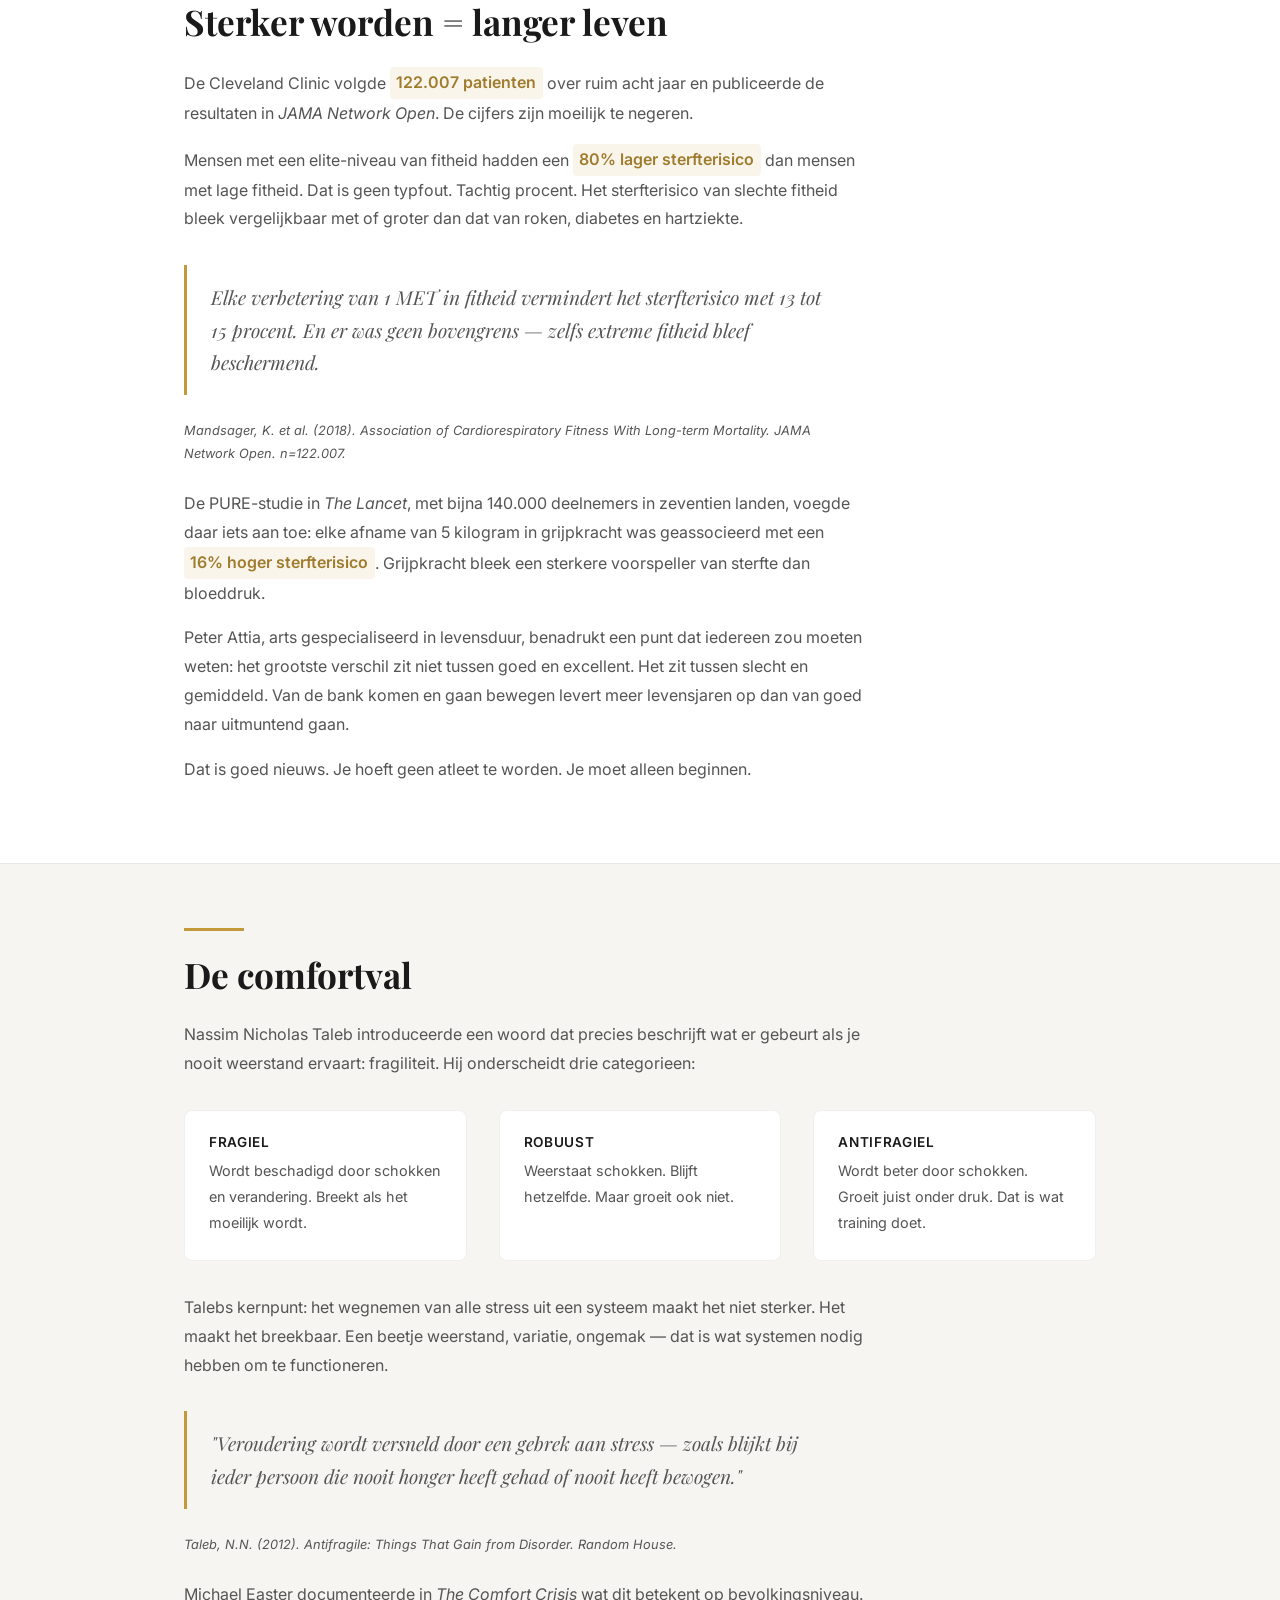
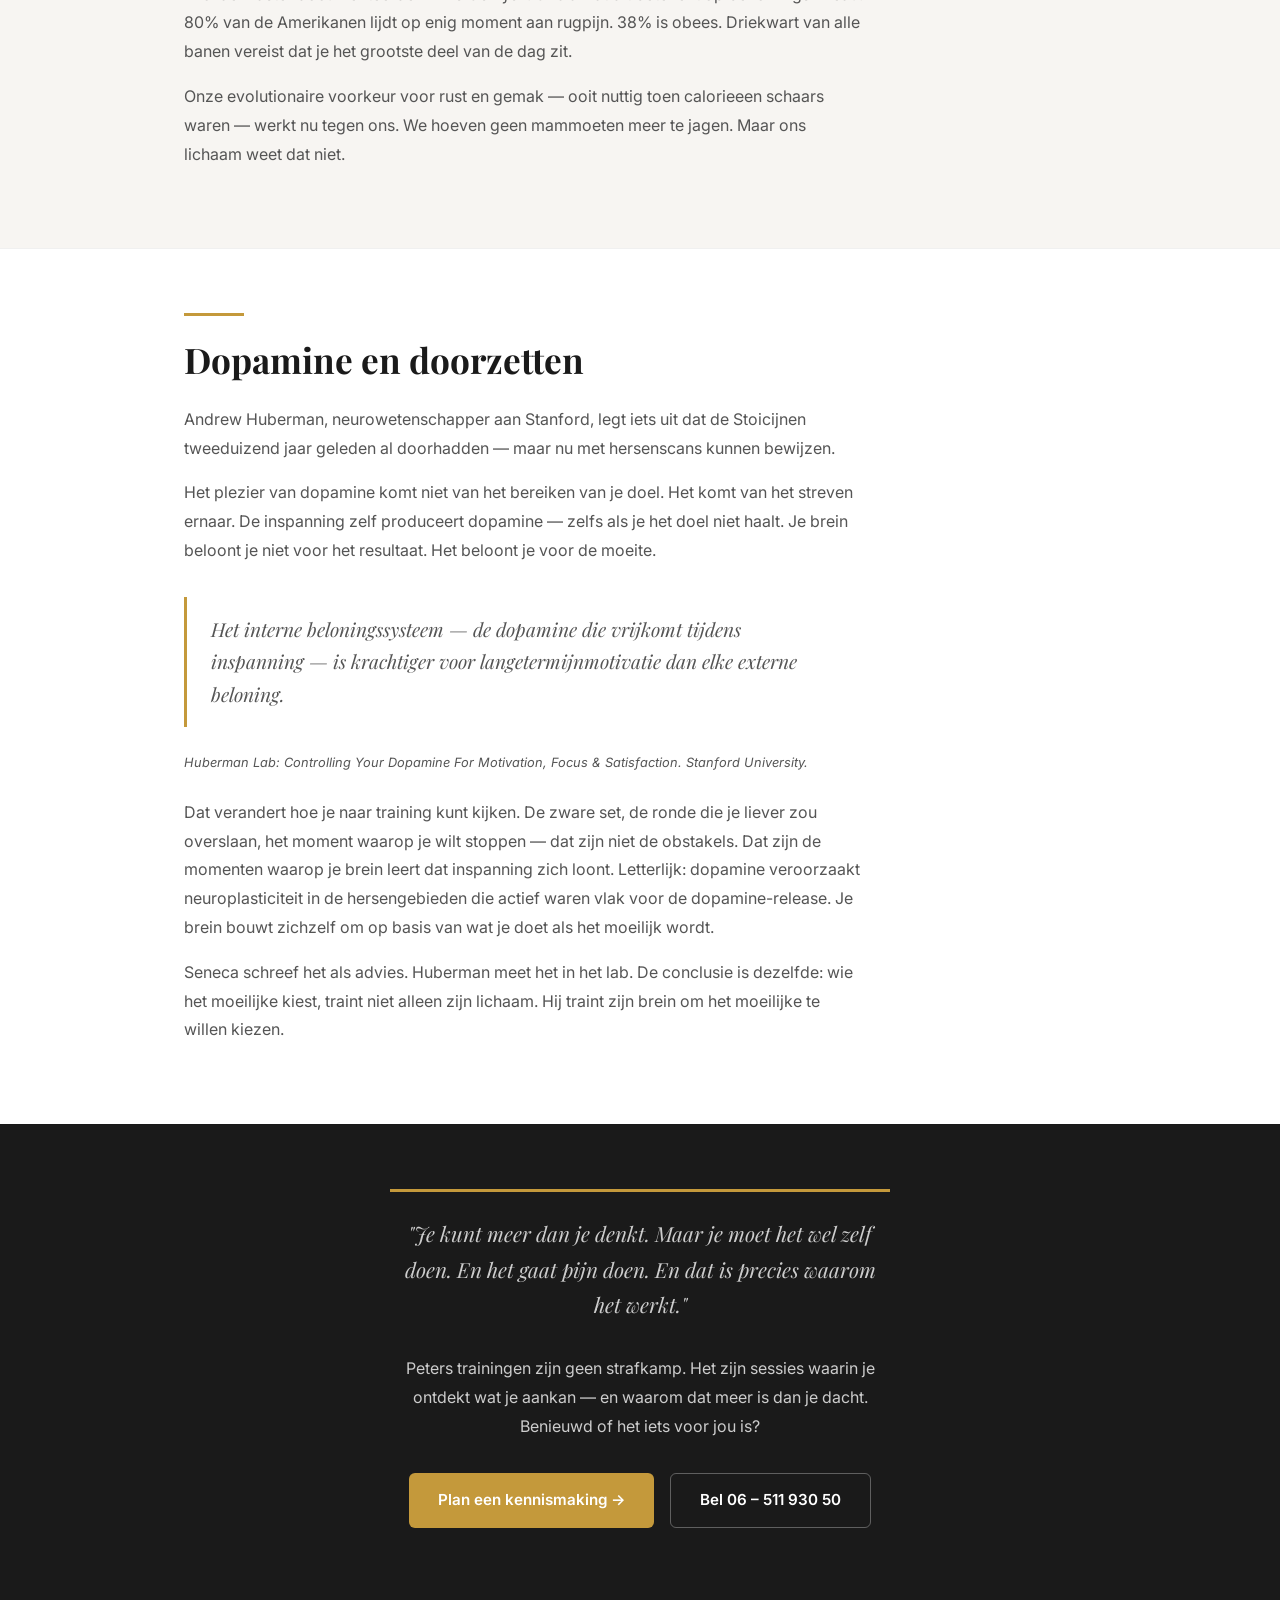
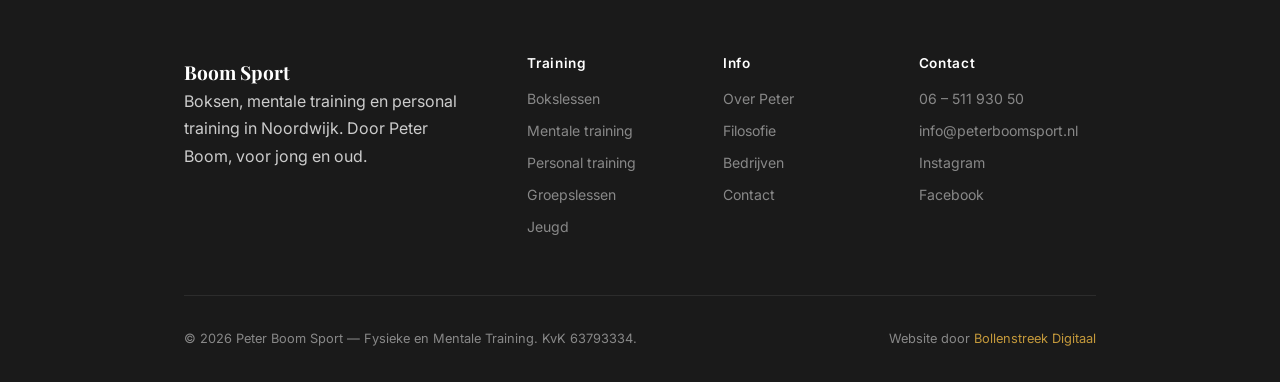
<file: v2/filosofie.html>
<!DOCTYPE html>
<html lang="nl">
<head>
    <meta charset="UTF-8">
    <meta name="viewport" content="width=device-width, initial-scale=1.0">
    <title>Filosofie | Peter Boom Sport — Waarom ongemak werkt</title>
    <meta name="description" content="De wetenschap achter de filosofie van Peter Boom. Waarom het moeilijke pad naar het makkelijke leven leidt — onderbouwd door meer dan 200 peer-reviewed studies.">
    <link rel="icon" type="image/png" sizes="32x32" href="../favicon-32.png">
    <link rel="icon" type="image/png" sizes="16x16" href="../favicon-16.png">
    <link rel="apple-touch-icon" sizes="180x180" href="../apple-touch-icon.png">
    <meta name="theme-color" content="#1a1a1a">
    <link href="https://fonts.googleapis.com/css2?family=Playfair+Display:wght@400;500;600;700&family=Inter:wght@300;400;500;600;700&display=swap" rel="stylesheet">
    <link rel="stylesheet" href="css/style.css">
    <script src="https://analytics.perceptum.nl/liveview.js?key=lv_live_3Lg0jP5H8Njk0Ij4ZMGrSv0s8LcEAxtp" defer></script>
    <style>
        .filosofie-hero {
            padding-top: 120px;
            padding-bottom: 4rem;
        }
        .filosofie-hero h1 {
            font-size: clamp(2rem, 5vw, 3.2rem);
            max-width: 700px;
            margin-bottom: 1.5rem;
        }
        .filosofie-hero .lead {
            max-width: 640px;
            font-size: 1.15rem;
            line-height: 1.8;
        }
        .filosofie-section {
            padding: 4rem 0;
            border-top: 1px solid rgba(0,0,0,0.06);
        }
        .filosofie-section h2 {
            font-size: clamp(1.5rem, 3.5vw, 2.2rem);
            margin-bottom: 1.5rem;
        }
        .filosofie-section p {
            max-width: 680px;
            color: var(--gray-700);
            line-height: 1.8;
        }
        .filosofie-section blockquote {
            max-width: 640px;
        }
        .source {
            font-size: 0.8rem;
            color: var(--gray-500);
            font-style: italic;
            margin-top: -0.5rem;
            margin-bottom: 1.5rem;
        }
        .stat-highlight {
            display: inline-block;
            background: rgba(196,153,59,0.1);
            color: var(--gold-dark);
            font-weight: 600;
            padding: 0.1em 0.4em;
            border-radius: 4px;
        }
        .filosofie-closing {
            text-align: center;
            max-width: 600px;
            margin: 0 auto;
        }
        .filosofie-closing blockquote {
            border-left: none;
            border-top: 3px solid var(--gold);
            padding: 1.5rem 0 0;
            text-align: center;
            font-size: 1.3rem;
            max-width: 500px;
            margin: 0 auto 2rem;
        }
        .three-cols {
            display: grid;
            grid-template-columns: repeat(3, 1fr);
            gap: 2rem;
            margin: 2rem 0;
        }
        .three-cols .col {
            padding: 1.5rem;
            border-radius: 8px;
            border: 1px solid rgba(0,0,0,0.06);
            background: var(--white);
        }
        .three-cols .col h4 {
            font-family: var(--font-body);
            font-size: 0.85rem;
            font-weight: 600;
            text-transform: uppercase;
            letter-spacing: 0.05em;
            margin-bottom: 0.5rem;
        }
        .three-cols .col p {
            font-size: 0.9rem;
            margin-bottom: 0;
        }
        @media (max-width: 768px) {
            .filosofie-hero { padding-top: 100px; }
            .three-cols { grid-template-columns: 1fr; }
        }
    </style>
</head>
<body>

    <!-- NAV -->
    <nav>
        <div class="nav-inner">
            <a href="./" class="nav-logo">
                <img src="../logo-icon.png" alt="Boom Sport">
                Boom Sport
            </a>
            <ul class="nav-links" id="navLinks">
                <li><a href="training/">Trainingen</a></li>
                <li><a href="over-peter.html">Over Peter</a></li>
                <li><a href="filosofie.html">Filosofie</a></li>
                <li><a href="bedrijven.html">Bedrijven</a></li>
                <li><a href="contact.html" class="nav-cta">Kennismaken</a></li>
            </ul>
            <div class="hamburger" id="hamburger">
                <span></span><span></span><span></span>
            </div>
        </div>
    </nav>

    <!-- HERO -->
    <section class="filosofie-hero">
        <div class="container">
            <div class="accent-line"></div>
            <h1>Waarom het moeilijke pad naar het makkelijke leven leidt</h1>
            <p class="lead">
                Peter Boom gelooft dat je meer kunt dan je denkt. Dat is geen holle frase. Het is een overtuiging die hij dagelijks ziet bevestigd op de mat, in de ring, en in de levens van de mensen die hij traint. En het wordt onderbouwd door een berg aan wetenschappelijk onderzoek.
            </p>
            <p class="lead" style="margin-top: 1rem; color: var(--gray-500); font-size: 0.95rem;">
                Op deze pagina lees je waarom vrijwillig ongemak opzoeken niet masochistisch is, maar het slimste wat je kunt doen voor je lichaam en je hoofd.
            </p>
        </div>
    </section>

    <!-- SECTIE 1: Nu hard, straks makkelijk -->
    <section class="filosofie-section">
        <div class="container">
            <div class="accent-line"></div>
            <h2>Nu hard, straks makkelijk</h2>

            <p>
                De kern van Peters aanpak past in een zin: alles wordt lichter als je houding tegenover ongemak verandert.
            </p>
            <p>
                Wie leert om pijn te zien als een teken dat er iets groeit — niet als reden om te stoppen — verandert niet alleen zijn training. Hij verandert hoe hij omgaat met tegenslag, met tegenvallende resultaten, met de momenten waarop het niet meezit.
            </p>
            <p>
                Dat klinkt misschien als een mening. Het is ook een mening. Maar het is een mening die ondertussen door honderden peer-reviewed studies wordt ondersteund. Van neurochemie tot de grootste meta-analyses over bewegen en depressie. Van toxicologie tot stoicijnse filosofie.
            </p>
            <p>
                Hieronder de belangrijkste inzichten uit dat onderzoek. Niet om te imponeren met cijfers, maar omdat het helpt om te begrijpen waarom Peters aanpak werkt.
            </p>
        </div>
    </section>

    <!-- SECTIE 2: Hormesis -->
    <section class="filosofie-section alt">
        <div class="container">
            <div class="accent-line"></div>
            <h2>Wat je niet doodt, maakt je letterlijk sterker</h2>

            <p>
                Hormesis is een begrip uit de toxicologie dat een simpel maar krachtig principe beschrijft: een lage tot matige dosis van een stressor maakt je sterker. Een te hoge dosis breekt je af. Denk aan de omgekeerde U-curve — er is een optimum, en dat optimum ligt niet bij nul stress.
            </p>
            <p>
                Assaf Oshri van de University of Georgia publiceerde in 2023 een model in <em>Review of General Psychology</em> dat dit principe toepast op psychologische veerkracht. Zijn onderzoek, gebaseerd op <span class="stat-highlight">11.878 jongeren</span>, vond iets verrassends: lage tot matige niveaus van tegenslag verminderden psychologische problemen. Pas boven een kantelpunt namen de problemen toe.
            </p>

            <blockquote>
                Een beetje tegenslag maakt je niet zwakker. Het bouwt iets op. Het punt is dat je de dosis moet kunnen bepalen.
            </blockquote>
            <p class="source">Oshri, A. (2023). The Hormesis Model for Building Resilience Through Adversity. Review of General Psychology.</p>

            <p>
                Dat is precies wat Peter doet in zijn trainingen. Hij doseert het ongemak. Genoeg om je uit je comfortzone te halen. Niet zoveel dat je breekt. Die grens is voor iedereen anders, en een goede trainer weet waar die ligt.
            </p>
            <p>
                Aanvullend onderzoek bevestigt het mechanisme: geleidelijke blootstelling aan stress kan angst met 60% verminderen in acht weken, en matige stress verhoogt cognitieve flexibiliteit met 22% in zes weken.
            </p>
        </div>
    </section>

    <!-- SECTIE 3: Bewegen en depressie -->
    <section class="filosofie-section">
        <div class="container">
            <div class="accent-line"></div>
            <h2>Bewegen en je hoofd</h2>

            <p>
                Dit is misschien het meest overtuigende bewijs in dit hele verhaal. Niet omdat de resultaten spectaculair zijn — dat zijn ze ook — maar omdat de studies zo groot en zo goed zijn dat je er moeilijk omheen kunt.
            </p>
            <p>
                De <em>British Medical Journal</em> publiceerde in 2024 de grootste meta-analyse tot nu toe: <span class="stat-highlight">218 studies</span> met <span class="stat-highlight">14.170 deelnemers</span>. De conclusie was helder: wandelen, joggen, yoga en krachttraining zijn effectief tegen depressie en kunnen worden beschouwd naast psychotherapie en antidepressiva als kernbehandelingen.
            </p>

            <blockquote>
                Hoe zwaarder de inspanning, hoe sterker het antidepressieve effect.
            </blockquote>
            <p class="source">Noetel, M. et al. (2024). Effect of exercise for depression. BMJ. 218 studies, n=14.170.</p>

            <p>
                Nog indrukwekkender is de SMILE-studie van Duke University. 156 volwassenen met een klinische depressie werden verdeeld in drie groepen: alleen bewegen, alleen medicatie (een SSRI), of beide. Na zestien weken was er geen verschil — bewegen werkte even goed als medicatie.
            </p>
            <p>
                Maar na twaalf maanden bleek het echte verschil. Slechts <span class="stat-highlight">8% van de bewegingsgroep</span> kreeg een terugval. Bij de medicatiegroep was dat <span class="stat-highlight">38%</span>.
            </p>
            <p>
                Een belangrijke nuance: het sterkste bewijs geldt voor milde tot matige depressie. Bij ernstige depressie is professionele medische hulp noodzakelijk. De wetenschap zegt niet dat bewegen altijd beter is dan medicatie. Ze zegt dat bewegen minstens even goed werkt — en dat het terugvalpercentage opvallend lager is.
            </p>
        </div>
    </section>

    <!-- SECTIE 4: Levensduur -->
    <section class="filosofie-section alt">
        <div class="container">
            <div class="accent-line"></div>
            <h2>Sterker worden = langer leven</h2>

            <p>
                De Cleveland Clinic volgde <span class="stat-highlight">122.007 patienten</span> over ruim acht jaar en publiceerde de resultaten in <em>JAMA Network Open</em>. De cijfers zijn moeilijk te negeren.
            </p>
            <p>
                Mensen met een elite-niveau van fitheid hadden een <span class="stat-highlight">80% lager sterfterisico</span> dan mensen met lage fitheid. Dat is geen typfout. Tachtig procent. Het sterfterisico van slechte fitheid bleek vergelijkbaar met of groter dan dat van roken, diabetes en hartziekte.
            </p>

            <blockquote>
                Elke verbetering van 1 MET in fitheid vermindert het sterfterisico met 13 tot 15 procent. En er was geen bovengrens — zelfs extreme fitheid bleef beschermend.
            </blockquote>
            <p class="source">Mandsager, K. et al. (2018). Association of Cardiorespiratory Fitness With Long-term Mortality. JAMA Network Open. n=122.007.</p>

            <p>
                De PURE-studie in <em>The Lancet</em>, met bijna 140.000 deelnemers in zeventien landen, voegde daar iets aan toe: elke afname van 5 kilogram in grijpkracht was geassocieerd met een <span class="stat-highlight">16% hoger sterfterisico</span>. Grijpkracht bleek een sterkere voorspeller van sterfte dan bloeddruk.
            </p>
            <p>
                Peter Attia, arts gespecialiseerd in levensduur, benadrukt een punt dat iedereen zou moeten weten: het grootste verschil zit niet tussen goed en excellent. Het zit tussen slecht en gemiddeld. Van de bank komen en gaan bewegen levert meer levensjaren op dan van goed naar uitmuntend gaan.
            </p>
            <p>
                Dat is goed nieuws. Je hoeft geen atleet te worden. Je moet alleen beginnen.
            </p>
        </div>
    </section>

    <!-- SECTIE 5: Comfortval -->
    <section class="filosofie-section">
        <div class="container">
            <div class="accent-line"></div>
            <h2>De comfortval</h2>

            <p>
                Nassim Nicholas Taleb introduceerde een woord dat precies beschrijft wat er gebeurt als je nooit weerstand ervaart: fragiliteit. Hij onderscheidt drie categorieen:
            </p>

            <div class="three-cols reveal">
                <div class="col">
                    <h4>Fragiel</h4>
                    <p>Wordt beschadigd door schokken en verandering. Breekt als het moeilijk wordt.</p>
                </div>
                <div class="col">
                    <h4>Robuust</h4>
                    <p>Weerstaat schokken. Blijft hetzelfde. Maar groeit ook niet.</p>
                </div>
                <div class="col">
                    <h4>Antifragiel</h4>
                    <p>Wordt beter door schokken. Groeit juist onder druk. Dat is wat training doet.</p>
                </div>
            </div>

            <p>
                Talebs kernpunt: het wegnemen van alle stress uit een systeem maakt het niet sterker. Het maakt het breekbaar. Een beetje weerstand, variatie, ongemak — dat is wat systemen nodig hebben om te functioneren.
            </p>

            <blockquote>
                "Veroudering wordt versneld door een gebrek aan stress — zoals blijkt bij ieder persoon die nooit honger heeft gehad of nooit heeft bewogen."
            </blockquote>
            <p class="source">Taleb, N.N. (2012). Antifragile: Things That Gain from Disorder. Random House.</p>

            <p>
                Michael Easter documenteerde in <em>The Comfort Crisis</em> wat dit betekent op bevolkingsniveau. 80% van de Amerikanen lijdt op enig moment aan rugpijn. 38% is obees. Driekwart van alle banen vereist dat je het grootste deel van de dag zit.
            </p>
            <p>
                Onze evolutionaire voorkeur voor rust en gemak — ooit nuttig toen calorieeen schaars waren — werkt nu tegen ons. We hoeven geen mammoeten meer te jagen. Maar ons lichaam weet dat niet.
            </p>
        </div>
    </section>

    <!-- SECTIE 6: Dopamine en doorzetten -->
    <section class="filosofie-section alt">
        <div class="container">
            <div class="accent-line"></div>
            <h2>Dopamine en doorzetten</h2>

            <p>
                Andrew Huberman, neurowetenschapper aan Stanford, legt iets uit dat de Stoicijnen tweeduizend jaar geleden al doorhadden — maar nu met hersenscans kunnen bewijzen.
            </p>
            <p>
                Het plezier van dopamine komt niet van het bereiken van je doel. Het komt van het streven ernaar. De inspanning zelf produceert dopamine — zelfs als je het doel niet haalt. Je brein beloont je niet voor het resultaat. Het beloont je voor de moeite.
            </p>

            <blockquote>
                Het interne beloningssysteem — de dopamine die vrijkomt tijdens inspanning — is krachtiger voor langetermijnmotivatie dan elke externe beloning.
            </blockquote>
            <p class="source">Huberman Lab: Controlling Your Dopamine For Motivation, Focus & Satisfaction. Stanford University.</p>

            <p>
                Dat verandert hoe je naar training kunt kijken. De zware set, de ronde die je liever zou overslaan, het moment waarop je wilt stoppen — dat zijn niet de obstakels. Dat zijn de momenten waarop je brein leert dat inspanning zich loont. Letterlijk: dopamine veroorzaakt neuroplasticiteit in de hersengebieden die actief waren vlak voor de dopamine-release. Je brein bouwt zichzelf om op basis van wat je doet als het moeilijk wordt.
            </p>
            <p>
                Seneca schreef het als advies. Huberman meet het in het lab. De conclusie is dezelfde: wie het moeilijke kiest, traint niet alleen zijn lichaam. Hij traint zijn brein om het moeilijke te willen kiezen.
            </p>
        </div>
    </section>

    <!-- CLOSING -->
    <section class="filosofie-section dark">
        <div class="container">
            <div class="filosofie-closing">
                <blockquote style="border-color: var(--gold); color: var(--gray-300);">
                    "Je kunt meer dan je denkt. Maar je moet het wel zelf doen. En het gaat pijn doen. En dat is precies waarom het werkt."
                </blockquote>
                <p style="color: var(--gray-300); margin-bottom: 2rem; max-width: 500px; margin-left: auto; margin-right: auto;">
                    Peters trainingen zijn geen strafkamp. Het zijn sessies waarin je ontdekt wat je aankan — en waarom dat meer is dan je dacht. Benieuwd of het iets voor jou is?
                </p>
                <div class="btn-group" style="justify-content: center;">
                    <a href="contact.html" class="btn btn-gold">Plan een kennismaking &rarr;</a>
                    <a href="tel:0651193050" class="btn btn-outline" style="color: var(--white); border-color: rgba(255,255,255,0.3);">Bel 06 &ndash; 511 930 50</a>
                </div>
            </div>
        </div>
    </section>

    <!-- FOOTER -->
    <footer>
        <div class="container">
            <div class="footer-grid">
                <div>
                    <div class="footer-brand">Boom Sport</div>
                    <p>Boksen, mentale training en personal training in Noordwijk. Door Peter Boom, voor jong en oud.</p>
                </div>
                <div class="footer-col">
                    <h4>Training</h4>
                    <a href="training/boksen.html">Bokslessen</a>
                    <a href="training/mentaal.html">Mentale training</a>
                    <a href="training/personal.html">Personal training</a>
                    <a href="training/groep.html">Groepslessen</a>
                    <a href="training/jeugd.html">Jeugd</a>
                </div>
                <div class="footer-col">
                    <h4>Info</h4>
                    <a href="over-peter.html">Over Peter</a>
                    <a href="filosofie.html">Filosofie</a>
                    <a href="bedrijven.html">Bedrijven</a>
                    <a href="contact.html">Contact</a>
                </div>
                <div class="footer-col">
                    <h4>Contact</h4>
                    <a href="tel:0651193050">06 &ndash; 511 930 50</a>
                    <a href="mailto:info@peterboomsport.nl">info@peterboomsport.nl</a>
                    <a href="https://www.instagram.com/boomsport2000/" target="_blank">Instagram</a>
                    <a href="https://www.facebook.com/p/Boom-Sport-100072180356416/" target="_blank">Facebook</a>
                </div>
            </div>
            <div class="footer-bottom">
                <span>&copy; 2026 Peter Boom Sport &mdash; Fysieke en Mentale Training. KvK 63793334.</span>
                <span>Website door <a href="https://bollenstreekdigitaal.nl" target="_blank">Bollenstreek Digitaal</a></span>
            </div>
        </div>
    </footer>

    <script src="js/main.js"></script>
</body>
</html>
</file>
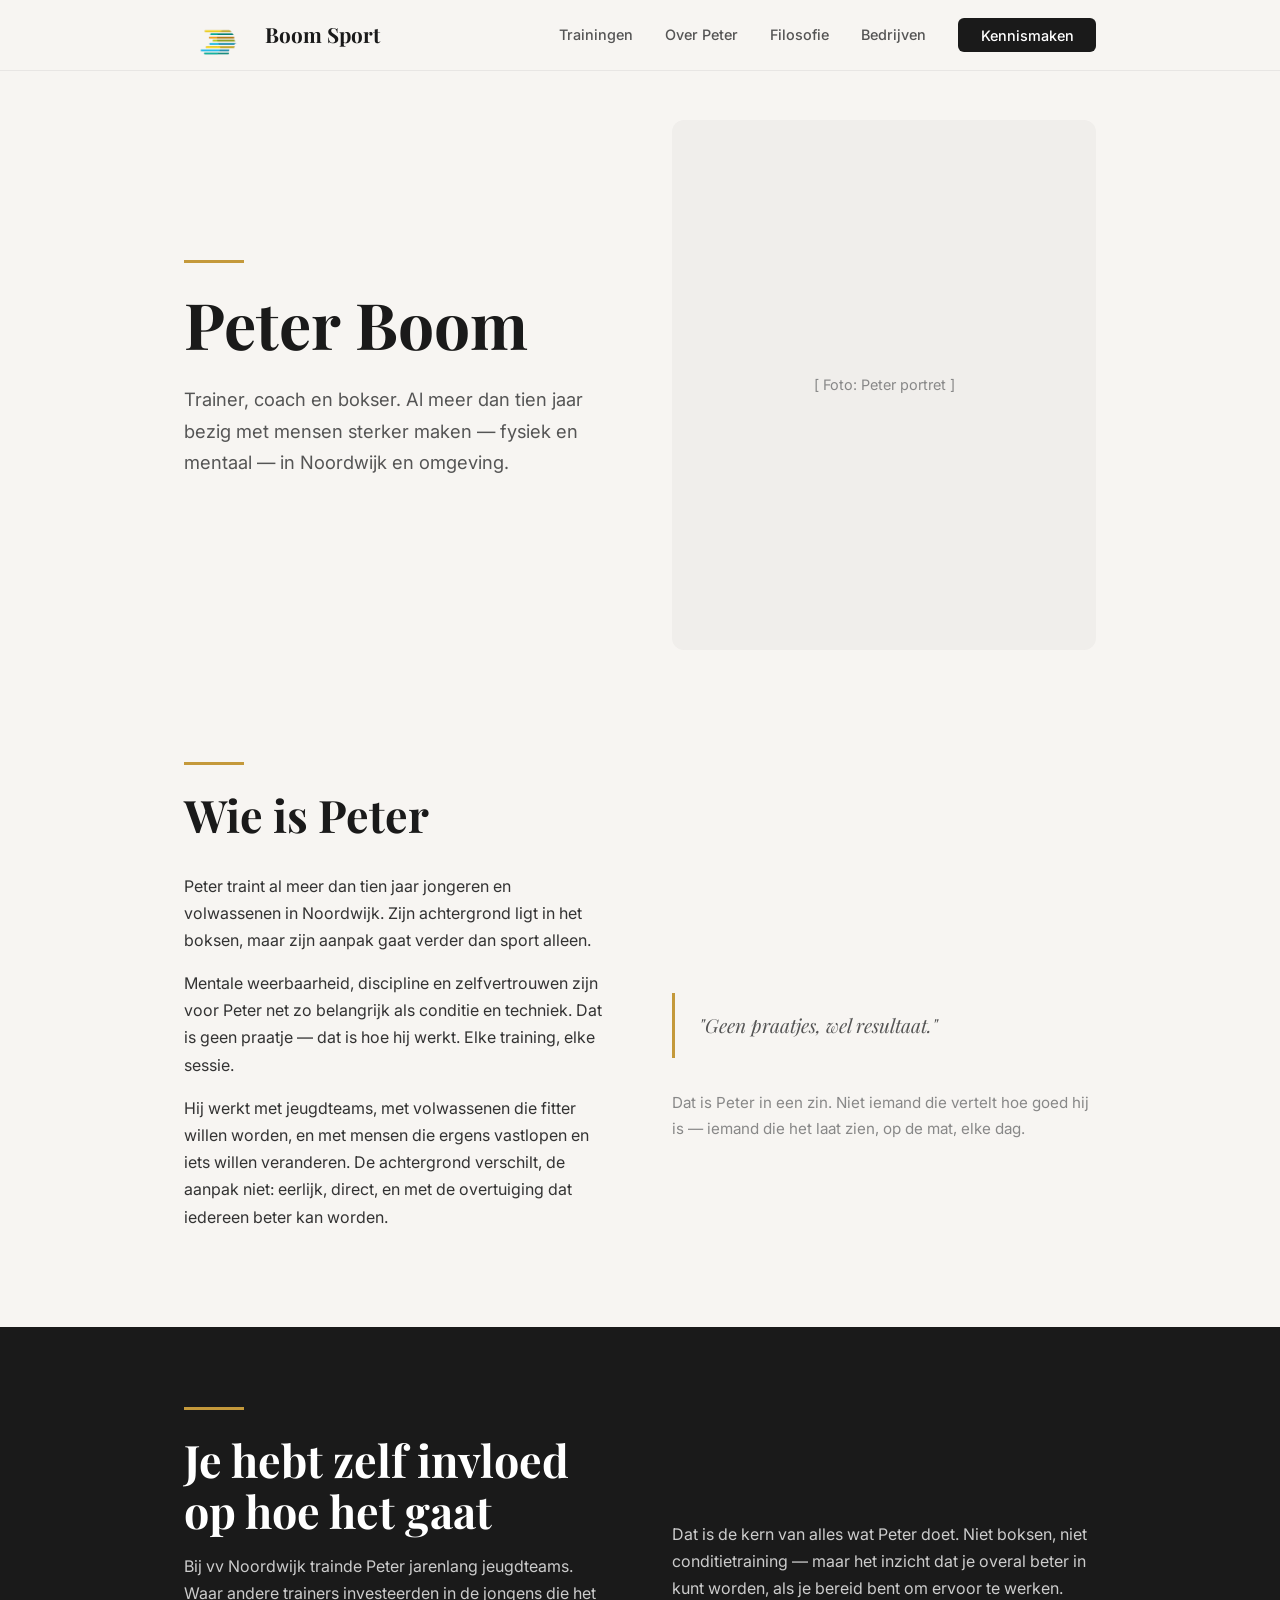
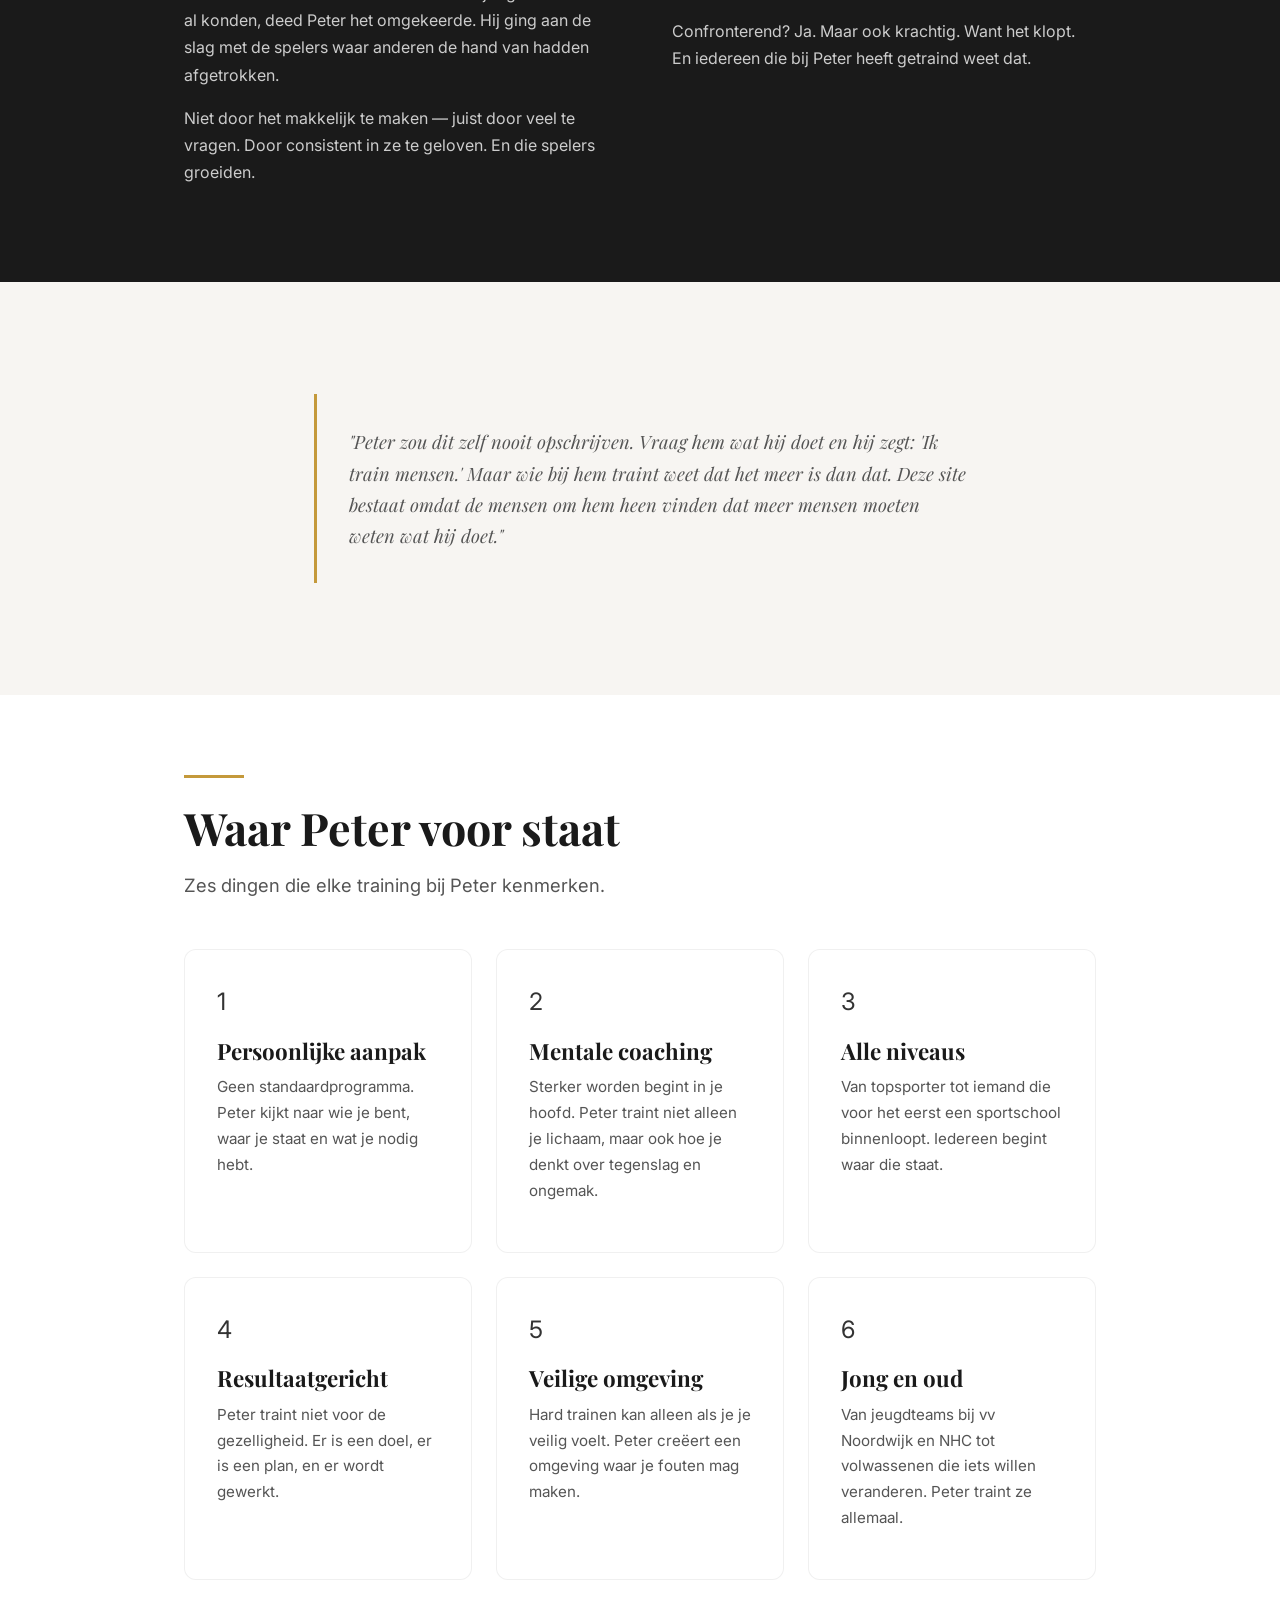
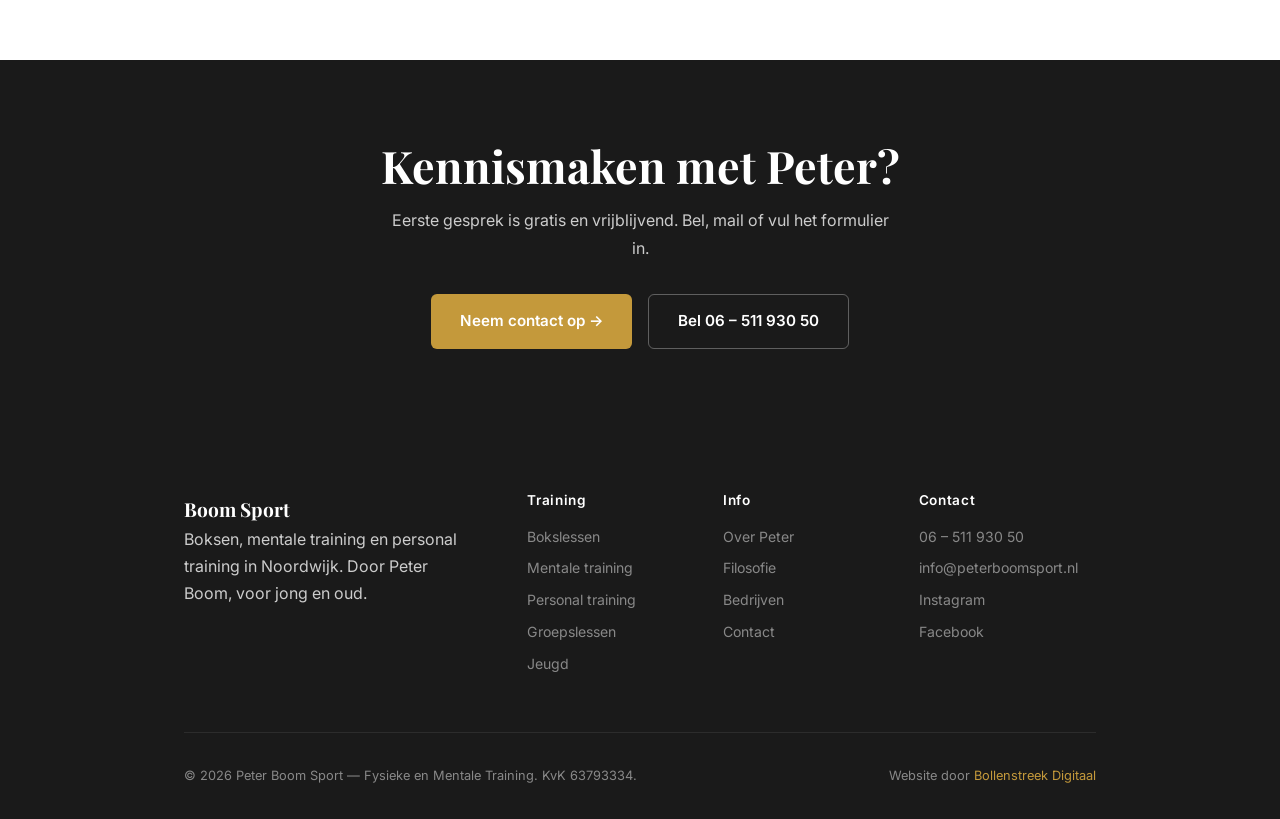
<file: v2/over-peter.html>
<!DOCTYPE html>
<html lang="nl">
<head>
    <meta charset="UTF-8">
    <meta name="viewport" content="width=device-width, initial-scale=1.0">
    <title>Over Peter Boom | Peter Boom Sport | Noordwijk</title>
    <meta name="description" content="Peter Boom traint al meer dan tien jaar jongeren en volwassenen in Noordwijk. Boksen, mentale coaching en personal training — met een aanpak die verder gaat dan sport.">
    <link rel="icon" type="image/png" sizes="32x32" href="../favicon-32.png">
    <link rel="icon" type="image/png" sizes="16x16" href="../favicon-16.png">
    <link rel="apple-touch-icon" sizes="180x180" href="../apple-touch-icon.png">
    <meta name="theme-color" content="#1a1a1a">
    <link href="https://fonts.googleapis.com/css2?family=Playfair+Display:wght@400;500;600;700&family=Inter:wght@300;400;500;600;700&display=swap" rel="stylesheet">
    <link rel="stylesheet" href="css/style.css">
    <script src="https://analytics.perceptum.nl/liveview.js?key=lv_live_3Lg0jP5H8Njk0Ij4ZMGrSv0s8LcEAxtp" defer></script>
</head>
<body>

    <!-- NAV -->
    <nav>
        <div class="nav-inner">
            <a href="./" class="nav-logo">
                <img src="../logo-icon.png" alt="Boom Sport">
                Boom Sport
            </a>
            <ul class="nav-links" id="navLinks">
                <li><a href="training/">Trainingen</a></li>
                <li><a href="over-peter.html">Over Peter</a></li>
                <li><a href="filosofie.html">Filosofie</a></li>
                <li><a href="bedrijven.html">Bedrijven</a></li>
                <li><a href="contact.html" class="nav-cta">Kennismaken</a></li>
            </ul>
            <div class="hamburger" id="hamburger">
                <span></span><span></span><span></span>
            </div>
        </div>
    </nav>

    <!-- HERO -->
    <section class="hero" style="min-height: auto; padding-top: 120px; padding-bottom: 2rem;">
        <div class="container">
            <div>
                <div class="accent-line"></div>
                <h1>Peter Boom</h1>
                <p class="lead">
                    Trainer, coach en bokser. Al meer dan tien jaar bezig met mensen sterker maken — fysiek en mentaal — in Noordwijk en omgeving.
                </p>
            </div>
            <div class="hero-image">
                <div class="placeholder">[ Foto: Peter portret ]</div>
            </div>
        </div>
    </section>

    <!-- ZIJN VERHAAL -->
    <section>
        <div class="container">
            <div class="accent-line"></div>
            <h2>Wie is Peter</h2>

            <div class="split" style="margin-top: 2rem;">
                <div class="reveal">
                    <p>Peter traint al meer dan tien jaar jongeren en volwassenen in Noordwijk. Zijn achtergrond ligt in het boksen, maar zijn aanpak gaat verder dan sport alleen.</p>
                    <p>Mentale weerbaarheid, discipline en zelfvertrouwen zijn voor Peter net zo belangrijk als conditie en techniek. Dat is geen praatje — dat is hoe hij werkt. Elke training, elke sessie.</p>
                    <p>Hij werkt met jeugdteams, met volwassenen die fitter willen worden, en met mensen die ergens vastlopen en iets willen veranderen. De achtergrond verschilt, de aanpak niet: eerlijk, direct, en met de overtuiging dat iedereen beter kan worden.</p>
                </div>
                <div class="reveal">
                    <blockquote>
                        "Geen praatjes, wel resultaat."
                    </blockquote>
                    <p style="color: var(--gray-500); font-size: 0.95rem;">Dat is Peter in een zin. Niet iemand die vertelt hoe goed hij is — iemand die het laat zien, op de mat, elke dag.</p>
                </div>
            </div>
        </div>
    </section>

    <!-- FILOSOFIE -->
    <section class="dark">
        <div class="container">
            <div class="split">
                <div class="reveal">
                    <div class="accent-line" style="background: var(--gold);"></div>
                    <h2>Je hebt zelf invloed<br>op hoe het gaat</h2>
                    <p style="color: var(--gray-300);">
                        Bij vv Noordwijk trainde Peter jarenlang jeugdteams. Waar andere trainers investeerden in de jongens die het al konden, deed Peter het omgekeerde. Hij ging aan de slag met de spelers waar anderen de hand van hadden afgetrokken.
                    </p>
                    <p style="color: var(--gray-300);">
                        Niet door het makkelijk te maken — juist door veel te vragen. Door consistent in ze te geloven. En die spelers groeiden.
                    </p>
                </div>
                <div class="reveal">
                    <p style="color: var(--gray-300);">
                        Dat is de kern van alles wat Peter doet. Niet boksen, niet conditietraining — maar het inzicht dat je overal beter in kunt worden, als je bereid bent om ervoor te werken.
                    </p>
                    <p style="color: var(--gray-300);">
                        Confronterend? Ja. Maar ook krachtig. Want het klopt. En iedereen die bij Peter heeft getraind weet dat.
                    </p>
                </div>
            </div>
        </div>
    </section>

    <!-- BESCHEIDENHEID -->
    <section>
        <div class="container" style="max-width: 700px;">
            <blockquote class="reveal" style="font-size: 1.15rem; border-color: var(--gold); padding: 2rem 0 2rem 2rem;">
                "Peter zou dit zelf nooit opschrijven. Vraag hem wat hij doet en hij zegt: 'Ik train mensen.' Maar wie bij hem traint weet dat het meer is dan dat. Deze site bestaat omdat de mensen om hem heen vinden dat meer mensen moeten weten wat hij doet."
            </blockquote>
        </div>
    </section>

    <!-- PIJLERS -->
    <section class="alt">
        <div class="container">
            <div class="accent-line"></div>
            <h2>Waar Peter voor staat</h2>
            <p class="lead" style="margin-bottom: 3rem;">Zes dingen die elke training bij Peter kenmerken.</p>

            <div class="card-grid reveal">
                <div class="card">
                    <div class="card-icon">1</div>
                    <h3>Persoonlijke aanpak</h3>
                    <p>Geen standaardprogramma. Peter kijkt naar wie je bent, waar je staat en wat je nodig hebt.</p>
                </div>
                <div class="card">
                    <div class="card-icon">2</div>
                    <h3>Mentale coaching</h3>
                    <p>Sterker worden begint in je hoofd. Peter traint niet alleen je lichaam, maar ook hoe je denkt over tegenslag en ongemak.</p>
                </div>
                <div class="card">
                    <div class="card-icon">3</div>
                    <h3>Alle niveaus</h3>
                    <p>Van topsporter tot iemand die voor het eerst een sportschool binnenloopt. Iedereen begint waar die staat.</p>
                </div>
                <div class="card">
                    <div class="card-icon">4</div>
                    <h3>Resultaatgericht</h3>
                    <p>Peter traint niet voor de gezelligheid. Er is een doel, er is een plan, en er wordt gewerkt.</p>
                </div>
                <div class="card">
                    <div class="card-icon">5</div>
                    <h3>Veilige omgeving</h3>
                    <p>Hard trainen kan alleen als je je veilig voelt. Peter creëert een omgeving waar je fouten mag maken.</p>
                </div>
                <div class="card">
                    <div class="card-icon">6</div>
                    <h3>Jong en oud</h3>
                    <p>Van jeugdteams bij vv Noordwijk en NHC tot volwassenen die iets willen veranderen. Peter traint ze allemaal.</p>
                </div>
            </div>
        </div>
    </section>

    <!-- CTA -->
    <section class="cta-section">
        <div class="container">
            <h2>Kennismaken met Peter?</h2>
            <p>Eerste gesprek is gratis en vrijblijvend. Bel, mail of vul het formulier in.</p>
            <div class="btn-group" style="justify-content: center;">
                <a href="contact.html" class="btn btn-gold">Neem contact op &rarr;</a>
                <a href="tel:0651193050" class="btn btn-outline" style="color:var(--white); border-color: rgba(255,255,255,0.3);">Bel 06 – 511 930 50</a>
            </div>
        </div>
    </section>

    <!-- FOOTER -->
    <footer>
        <div class="container">
            <div class="footer-grid">
                <div>
                    <div class="footer-brand">Boom Sport</div>
                    <p>Boksen, mentale training en personal training in Noordwijk. Door Peter Boom, voor jong en oud.</p>
                </div>
                <div class="footer-col">
                    <h4>Training</h4>
                    <a href="training/boksen.html">Bokslessen</a>
                    <a href="training/mentaal.html">Mentale training</a>
                    <a href="training/personal.html">Personal training</a>
                    <a href="training/groep.html">Groepslessen</a>
                    <a href="training/jeugd.html">Jeugd</a>
                </div>
                <div class="footer-col">
                    <h4>Info</h4>
                    <a href="over-peter.html">Over Peter</a>
                    <a href="filosofie.html">Filosofie</a>
                    <a href="bedrijven.html">Bedrijven</a>
                    <a href="contact.html">Contact</a>
                </div>
                <div class="footer-col">
                    <h4>Contact</h4>
                    <a href="tel:0651193050">06 – 511 930 50</a>
                    <a href="mailto:info@peterboomsport.nl">info@peterboomsport.nl</a>
                    <a href="https://www.instagram.com/boomsport2000/" target="_blank">Instagram</a>
                    <a href="https://www.facebook.com/p/Boom-Sport-100072180356416/" target="_blank">Facebook</a>
                </div>
            </div>
            <div class="footer-bottom">
                <span>&copy; 2026 Peter Boom Sport — Fysieke en Mentale Training. KvK 63793334.</span>
                <span>Website door <a href="https://bollenstreekdigitaal.nl" target="_blank">Bollenstreek Digitaal</a></span>
            </div>
        </div>
    </footer>

    <script src="js/main.js"></script>
</body>
</html>
</file>
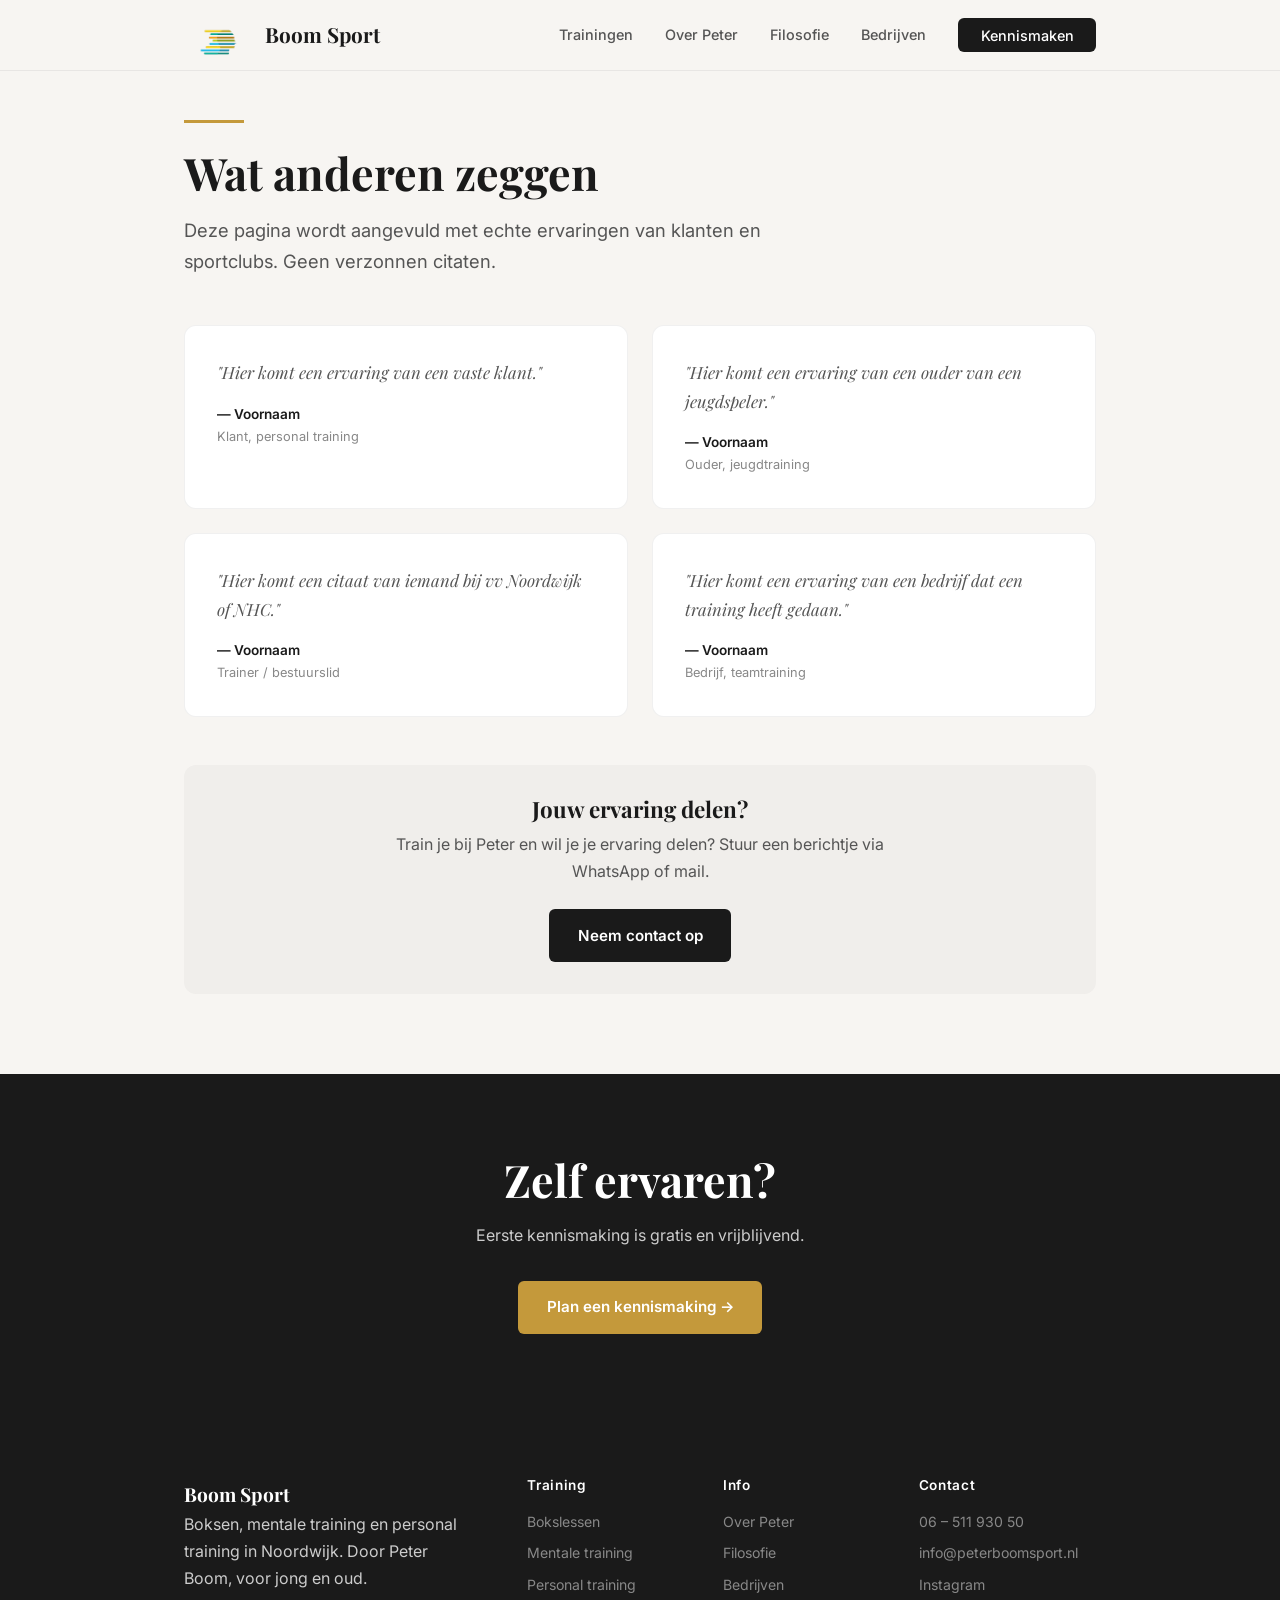
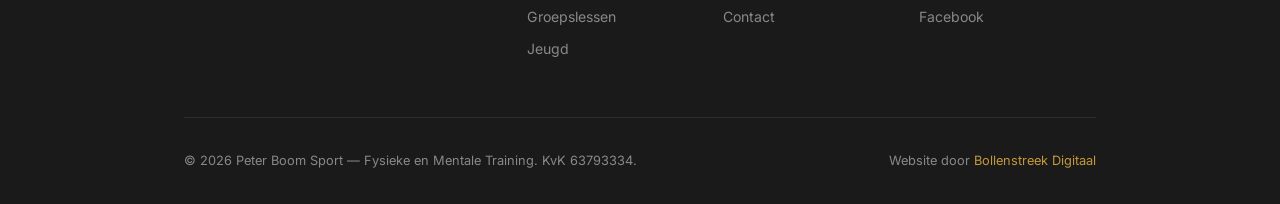
<file: v2/resultaten.html>
<!DOCTYPE html>
<html lang="nl">
<head>
    <meta charset="UTF-8">
    <meta name="viewport" content="width=device-width, initial-scale=1.0">
    <title>Ervaringen | Peter Boom Sport | Noordwijk</title>
    <meta name="description" content="Wat klanten en sportclubs zeggen over training bij Peter Boom in Noordwijk.">
    <link rel="icon" type="image/png" sizes="32x32" href="../favicon-32.png">
    <link rel="icon" type="image/png" sizes="16x16" href="../favicon-16.png">
    <meta name="theme-color" content="#1a1a1a">
    <link href="https://fonts.googleapis.com/css2?family=Playfair+Display:wght@400;500;600;700&family=Inter:wght@300;400;500;600;700&display=swap" rel="stylesheet">
    <link rel="stylesheet" href="css/style.css">
    <script src="https://analytics.perceptum.nl/liveview.js?key=lv_live_3Lg0jP5H8Njk0Ij4ZMGrSv0s8LcEAxtp" defer></script>
</head>
<body>

    <nav>
        <div class="nav-inner">
            <a href="./" class="nav-logo">
                <img src="../logo-icon.png" alt="Boom Sport">
                Boom Sport
            </a>
            <ul class="nav-links" id="navLinks">
                <li><a href="training/">Trainingen</a></li>
                <li><a href="over-peter.html">Over Peter</a></li>
                <li><a href="filosofie.html">Filosofie</a></li>
                <li><a href="bedrijven.html">Bedrijven</a></li>
                <li><a href="contact.html" class="nav-cta">Kennismaken</a></li>
            </ul>
            <div class="hamburger" id="hamburger">
                <span></span><span></span><span></span>
            </div>
        </div>
    </nav>

    <section style="padding-top: 120px;">
        <div class="container">
            <div class="accent-line"></div>
            <h2>Wat anderen zeggen</h2>
            <p class="lead" style="margin-bottom: 3rem;">Deze pagina wordt aangevuld met echte ervaringen van klanten en sportclubs. Geen verzonnen citaten.</p>

            <div class="testimonial-grid">
                <div class="testimonial reveal">
                    <p>"Hier komt een ervaring van een vaste klant."</p>
                    <div class="testimonial-author">— Voornaam</div>
                    <div class="testimonial-role">Klant, personal training</div>
                </div>
                <div class="testimonial reveal">
                    <p>"Hier komt een ervaring van een ouder van een jeugdspeler."</p>
                    <div class="testimonial-author">— Voornaam</div>
                    <div class="testimonial-role">Ouder, jeugdtraining</div>
                </div>
                <div class="testimonial reveal">
                    <p>"Hier komt een citaat van iemand bij vv Noordwijk of NHC."</p>
                    <div class="testimonial-author">— Voornaam</div>
                    <div class="testimonial-role">Trainer / bestuurslid</div>
                </div>
                <div class="testimonial reveal">
                    <p>"Hier komt een ervaring van een bedrijf dat een training heeft gedaan."</p>
                    <div class="testimonial-author">— Voornaam</div>
                    <div class="testimonial-role">Bedrijf, teamtraining</div>
                </div>
            </div>

            <div style="margin-top: 3rem; padding: 2rem; background: var(--gray-100); border-radius: 12px; text-align: center;">
                <h3>Jouw ervaring delen?</h3>
                <p style="color: var(--gray-700); max-width: 500px; margin: 0.5rem auto 1.5rem;">Train je bij Peter en wil je je ervaring delen? Stuur een berichtje via WhatsApp of mail.</p>
                <a href="contact.html" class="btn btn-primary">Neem contact op</a>
            </div>
        </div>
    </section>

    <section class="cta-section">
        <div class="container">
            <h2>Zelf ervaren?</h2>
            <p>Eerste kennismaking is gratis en vrijblijvend.</p>
            <a href="contact.html" class="btn btn-gold">Plan een kennismaking &rarr;</a>
        </div>
    </section>

    <footer>
        <div class="container">
            <div class="footer-grid">
                <div>
                    <div class="footer-brand">Boom Sport</div>
                    <p>Boksen, mentale training en personal training in Noordwijk. Door Peter Boom, voor jong en oud.</p>
                </div>
                <div class="footer-col">
                    <h4>Training</h4>
                    <a href="training/boksen.html">Bokslessen</a>
                    <a href="training/mentaal.html">Mentale training</a>
                    <a href="training/personal.html">Personal training</a>
                    <a href="training/groep.html">Groepslessen</a>
                    <a href="training/jeugd.html">Jeugd</a>
                </div>
                <div class="footer-col">
                    <h4>Info</h4>
                    <a href="over-peter.html">Over Peter</a>
                    <a href="filosofie.html">Filosofie</a>
                    <a href="bedrijven.html">Bedrijven</a>
                    <a href="contact.html">Contact</a>
                </div>
                <div class="footer-col">
                    <h4>Contact</h4>
                    <a href="tel:0651193050">06 – 511 930 50</a>
                    <a href="mailto:info@peterboomsport.nl">info@peterboomsport.nl</a>
                    <a href="https://www.instagram.com/boomsport2000/" target="_blank">Instagram</a>
                    <a href="https://www.facebook.com/p/Boom-Sport-100072180356416/" target="_blank">Facebook</a>
                </div>
            </div>
            <div class="footer-bottom">
                <span>&copy; 2026 Peter Boom Sport — Fysieke en Mentale Training. KvK 63793334.</span>
                <span>Website door <a href="https://bollenstreekdigitaal.nl" target="_blank">Bollenstreek Digitaal</a></span>
            </div>
        </div>
    </footer>

    <script src="js/main.js"></script>
</body>
</html>
</file>
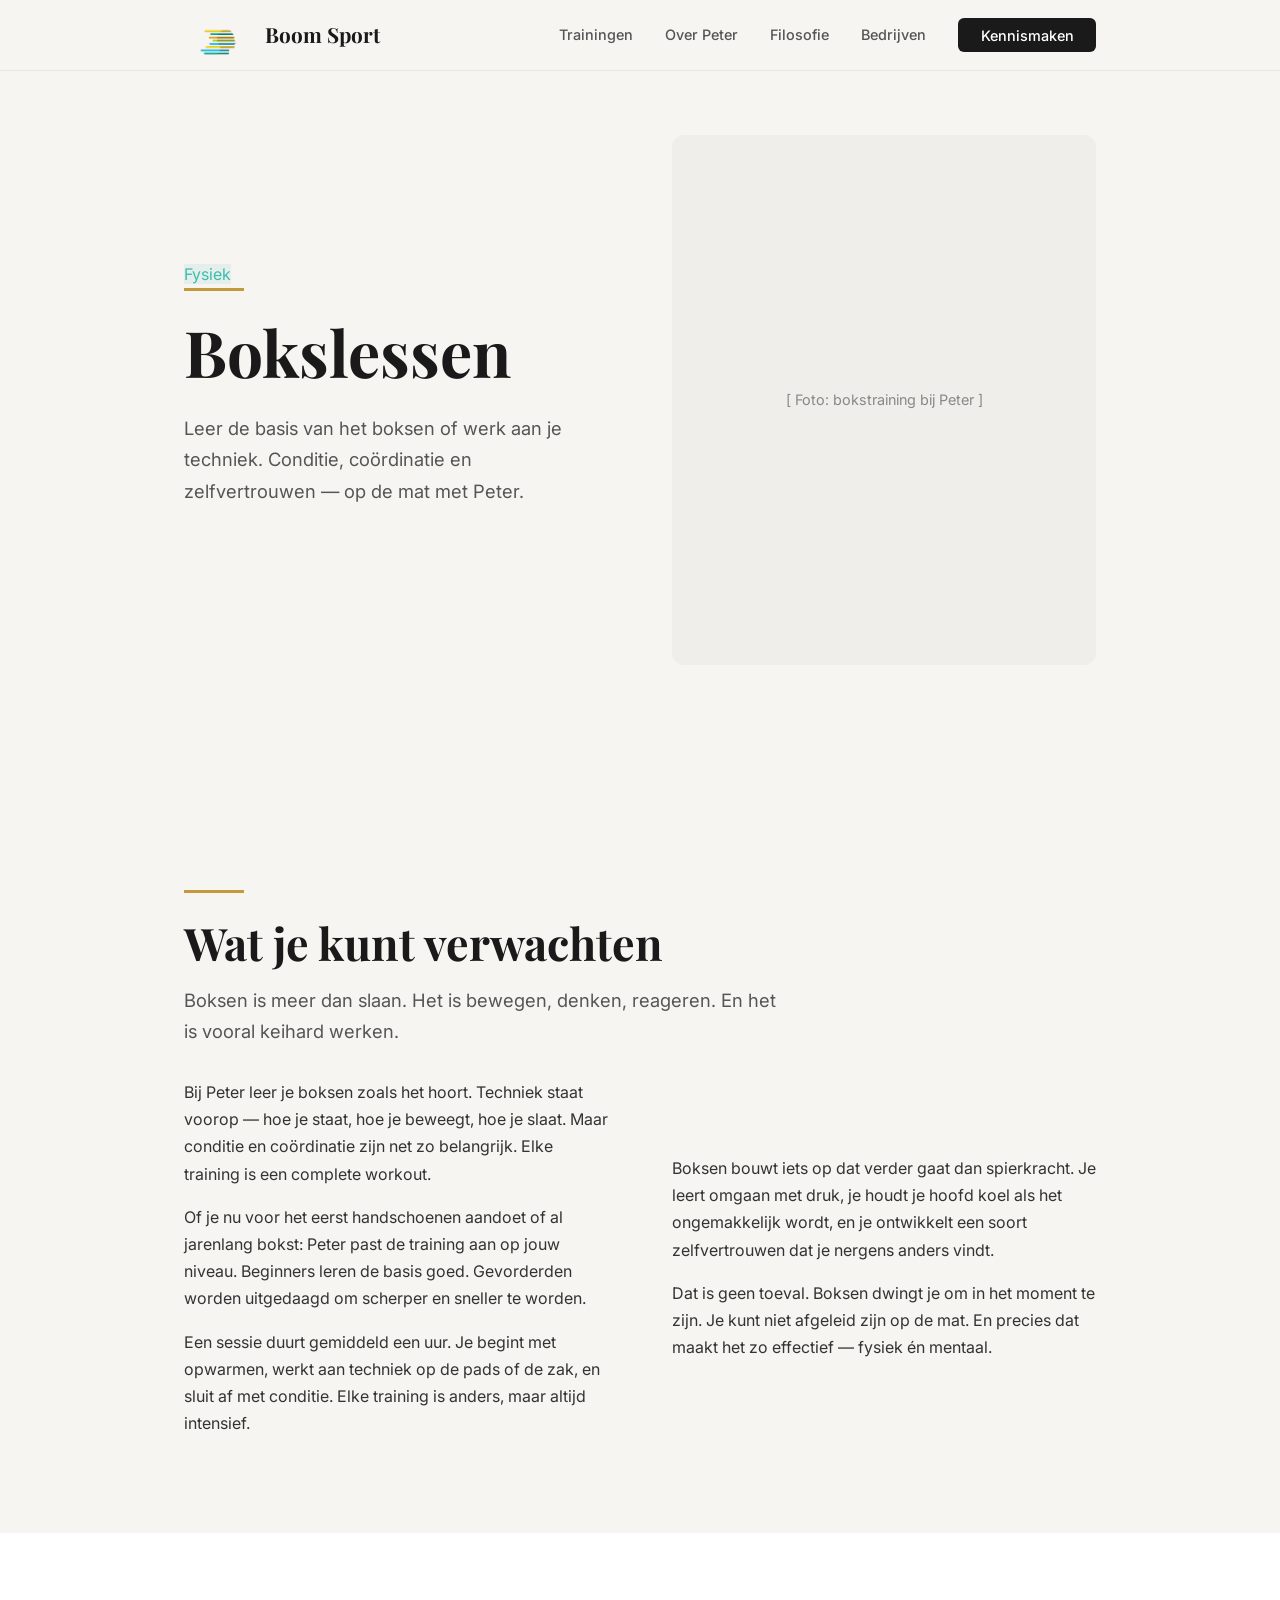
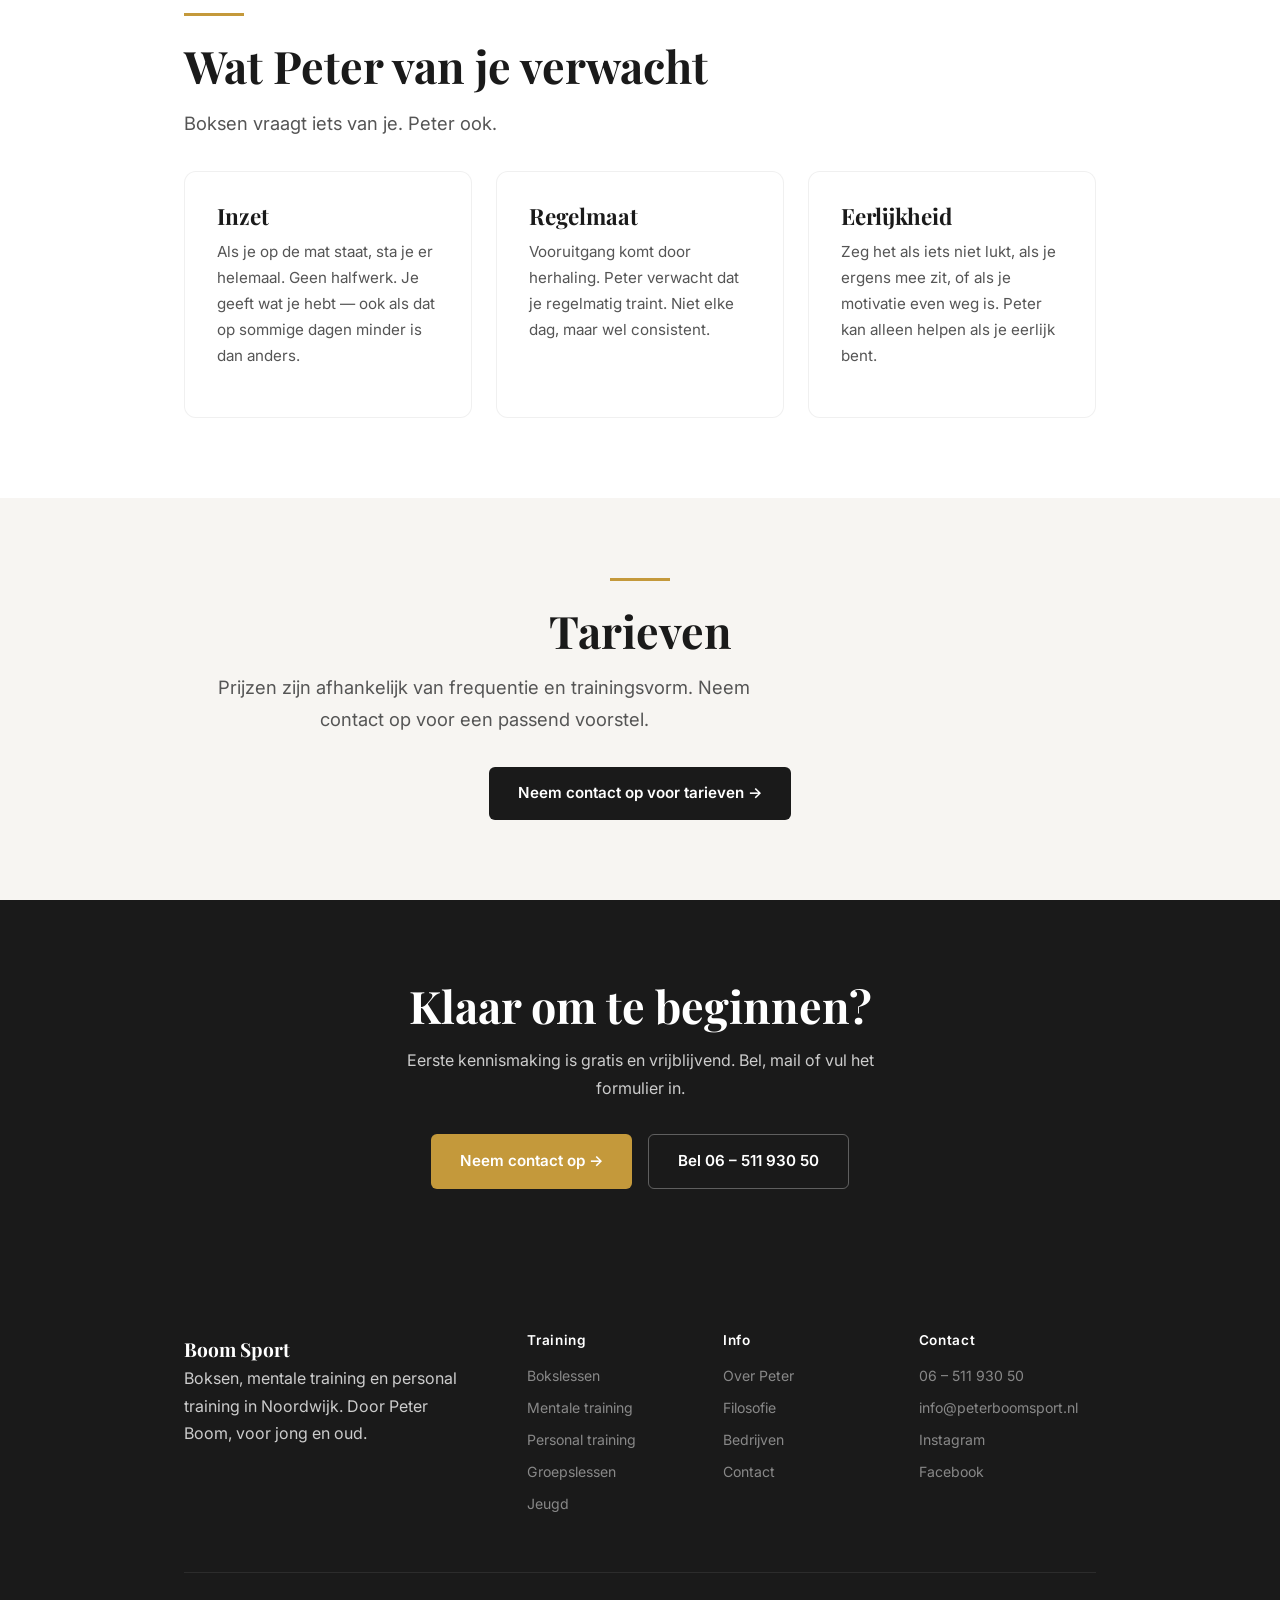
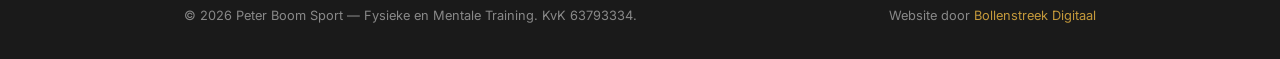
<file: v2/training/boksen.html>
<!DOCTYPE html>
<html lang="nl">
<head>
    <meta charset="UTF-8">
    <meta name="viewport" content="width=device-width, initial-scale=1.0">
    <title>Bokslessen | Boom Sport</title>
    <meta name="description" content="Bokslessen in Noordwijk bij Peter Boom. Leer de basis of werk aan je techniek. Conditie, coordinatie en zelfvertrouwen — op de mat met Peter.">
    <link rel="icon" type="image/png" sizes="32x32" href="../../favicon-32.png">
    <link rel="icon" type="image/png" sizes="16x16" href="../../favicon-16.png">
    <link rel="apple-touch-icon" sizes="180x180" href="../../apple-touch-icon.png">
    <meta name="theme-color" content="#1a1a1a">
    <link href="https://fonts.googleapis.com/css2?family=Playfair+Display:wght@400;500;600;700&family=Inter:wght@300;400;500;600;700&display=swap" rel="stylesheet">
    <link rel="stylesheet" href="../css/style.css">
    <script src="https://analytics.perceptum.nl/liveview.js?key=lv_live_3Lg0jP5H8Njk0Ij4ZMGrSv0s8LcEAxtp" defer></script>
</head>
<body>

    <!-- NAV -->
    <nav>
        <div class="nav-inner">
            <a href="../" class="nav-logo">
                <img src="../../logo-icon.png" alt="Boom Sport">
                Boom Sport
            </a>
            <ul class="nav-links" id="navLinks">
                <li><a href="./">Trainingen</a></li>
                <li><a href="../over-peter.html">Over Peter</a></li>
                <li><a href="../filosofie.html">Filosofie</a></li>
                <li><a href="../bedrijven.html">Bedrijven</a></li>
                <li><a href="../contact.html" class="nav-cta">Kennismaken</a></li>
            </ul>
            <div class="hamburger" id="hamburger">
                <span></span><span></span><span></span>
            </div>
        </div>
    </nav>

    <!-- HERO -->
    <section class="hero">
        <div class="container">
            <div>
                <span class="tag tag-fysiek">Fysiek</span>
                <div class="accent-line"></div>
                <h1>Bokslessen</h1>
                <p class="lead">
                    Leer de basis van het boksen of werk aan je techniek. Conditie, co&ouml;rdinatie en zelfvertrouwen — op de mat met Peter.
                </p>
            </div>
            <div class="hero-image">
                <div class="placeholder">[ Foto: bokstraining bij Peter ]</div>
            </div>
        </div>
    </section>

    <!-- CONTENT -->
    <section>
        <div class="container">
            <div class="accent-line"></div>
            <h2>Wat je kunt verwachten</h2>
            <p class="lead" style="margin-bottom: 2rem;">Boksen is meer dan slaan. Het is bewegen, denken, reageren. En het is vooral keihard werken.</p>

            <div class="split">
                <div>
                    <p>Bij Peter leer je boksen zoals het hoort. Techniek staat voorop — hoe je staat, hoe je beweegt, hoe je slaat. Maar conditie en co&ouml;rdinatie zijn net zo belangrijk. Elke training is een complete workout.</p>
                    <p>Of je nu voor het eerst handschoenen aandoet of al jarenlang bokst: Peter past de training aan op jouw niveau. Beginners leren de basis goed. Gevorderden worden uitgedaagd om scherper en sneller te worden.</p>
                    <p>Een sessie duurt gemiddeld een uur. Je begint met opwarmen, werkt aan techniek op de pads of de zak, en sluit af met conditie. Elke training is anders, maar altijd intensief.</p>
                </div>
                <div>
                    <p>Boksen bouwt iets op dat verder gaat dan spierkracht. Je leert omgaan met druk, je houdt je hoofd koel als het ongemakkelijk wordt, en je ontwikkelt een soort zelfvertrouwen dat je nergens anders vindt.</p>
                    <p>Dat is geen toeval. Boksen dwingt je om in het moment te zijn. Je kunt niet afgeleid zijn op de mat. En precies dat maakt het zo effectief — fysiek &eacute;n mentaal.</p>
                </div>
            </div>
        </div>
    </section>

    <!-- WAT PETER VERWACHT -->
    <section class="alt">
        <div class="container">
            <div class="accent-line"></div>
            <h2>Wat Peter van je verwacht</h2>
            <p class="lead" style="margin-bottom: 2rem;">Boksen vraagt iets van je. Peter ook.</p>

            <div class="card-grid">
                <div class="card reveal">
                    <h3>Inzet</h3>
                    <p>Als je op de mat staat, sta je er helemaal. Geen halfwerk. Je geeft wat je hebt — ook als dat op sommige dagen minder is dan anders.</p>
                </div>
                <div class="card reveal">
                    <h3>Regelmaat</h3>
                    <p>Vooruitgang komt door herhaling. Peter verwacht dat je regelmatig traint. Niet elke dag, maar wel consistent.</p>
                </div>
                <div class="card reveal">
                    <h3>Eerlijkheid</h3>
                    <p>Zeg het als iets niet lukt, als je ergens mee zit, of als je motivatie even weg is. Peter kan alleen helpen als je eerlijk bent.</p>
                </div>
            </div>
        </div>
    </section>

    <!-- PRIJZEN -->
    <section>
        <div class="container" style="text-align: center;">
            <div class="accent-line" style="margin-left: auto; margin-right: auto;"></div>
            <h2>Tarieven</h2>
            <p class="lead" style="margin-bottom: 2rem;">Prijzen zijn afhankelijk van frequentie en trainingsvorm. Neem contact op voor een passend voorstel.</p>
            <a href="../contact.html" class="btn btn-primary">Neem contact op voor tarieven &rarr;</a>
        </div>
    </section>

    <!-- CTA -->
    <section class="cta-section">
        <div class="container">
            <h2>Klaar om te beginnen?</h2>
            <p>Eerste kennismaking is gratis en vrijblijvend. Bel, mail of vul het formulier in.</p>
            <div class="btn-group" style="justify-content: center;">
                <a href="../contact.html" class="btn btn-gold">Neem contact op &rarr;</a>
                <a href="tel:0651193050" class="btn btn-outline" style="color:var(--white); border-color: rgba(255,255,255,0.3);">Bel 06 – 511 930 50</a>
            </div>
        </div>
    </section>

    <!-- FOOTER -->
    <footer>
        <div class="container">
            <div class="footer-grid">
                <div>
                    <div class="footer-brand">Boom Sport</div>
                    <p>Boksen, mentale training en personal training in Noordwijk. Door Peter Boom, voor jong en oud.</p>
                </div>
                <div class="footer-col">
                    <h4>Training</h4>
                    <a href="boksen.html">Bokslessen</a>
                    <a href="mentaal.html">Mentale training</a>
                    <a href="personal.html">Personal training</a>
                    <a href="groep.html">Groepslessen</a>
                    <a href="jeugd.html">Jeugd</a>
                </div>
                <div class="footer-col">
                    <h4>Info</h4>
                    <a href="../over-peter.html">Over Peter</a>
                    <a href="../filosofie.html">Filosofie</a>
                    <a href="../bedrijven.html">Bedrijven</a>
                    <a href="../contact.html">Contact</a>
                </div>
                <div class="footer-col">
                    <h4>Contact</h4>
                    <a href="tel:0651193050">06 – 511 930 50</a>
                    <a href="mailto:info@peterboomsport.nl">info@peterboomsport.nl</a>
                    <a href="https://www.instagram.com/boomsport2000/" target="_blank">Instagram</a>
                    <a href="https://www.facebook.com/p/Boom-Sport-100072180356416/" target="_blank">Facebook</a>
                </div>
            </div>
            <div class="footer-bottom">
                <span>&copy; 2026 Peter Boom Sport — Fysieke en Mentale Training. KvK 63793334.</span>
                <span>Website door <a href="https://bollenstreekdigitaal.nl" target="_blank">Bollenstreek Digitaal</a></span>
            </div>
        </div>
    </footer>

    <script src="../js/main.js"></script>
</body>
</html>
</file>
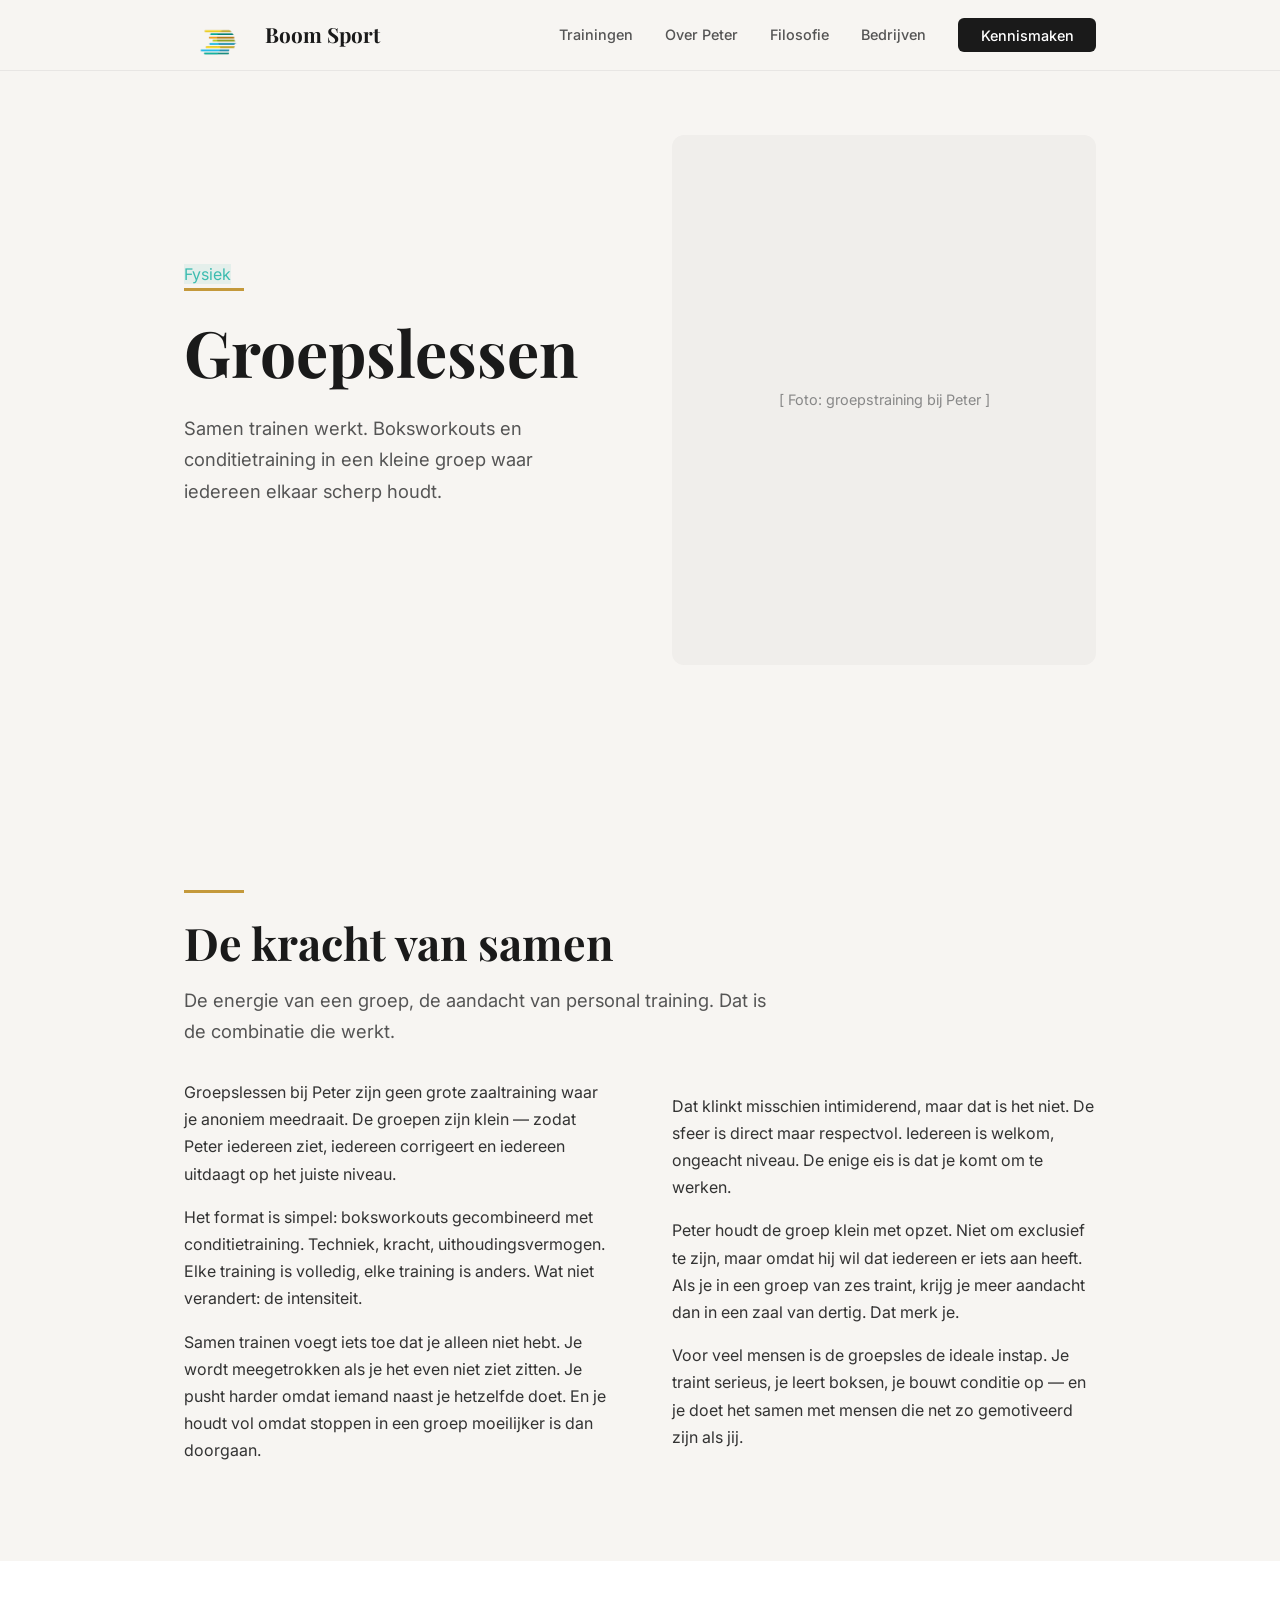
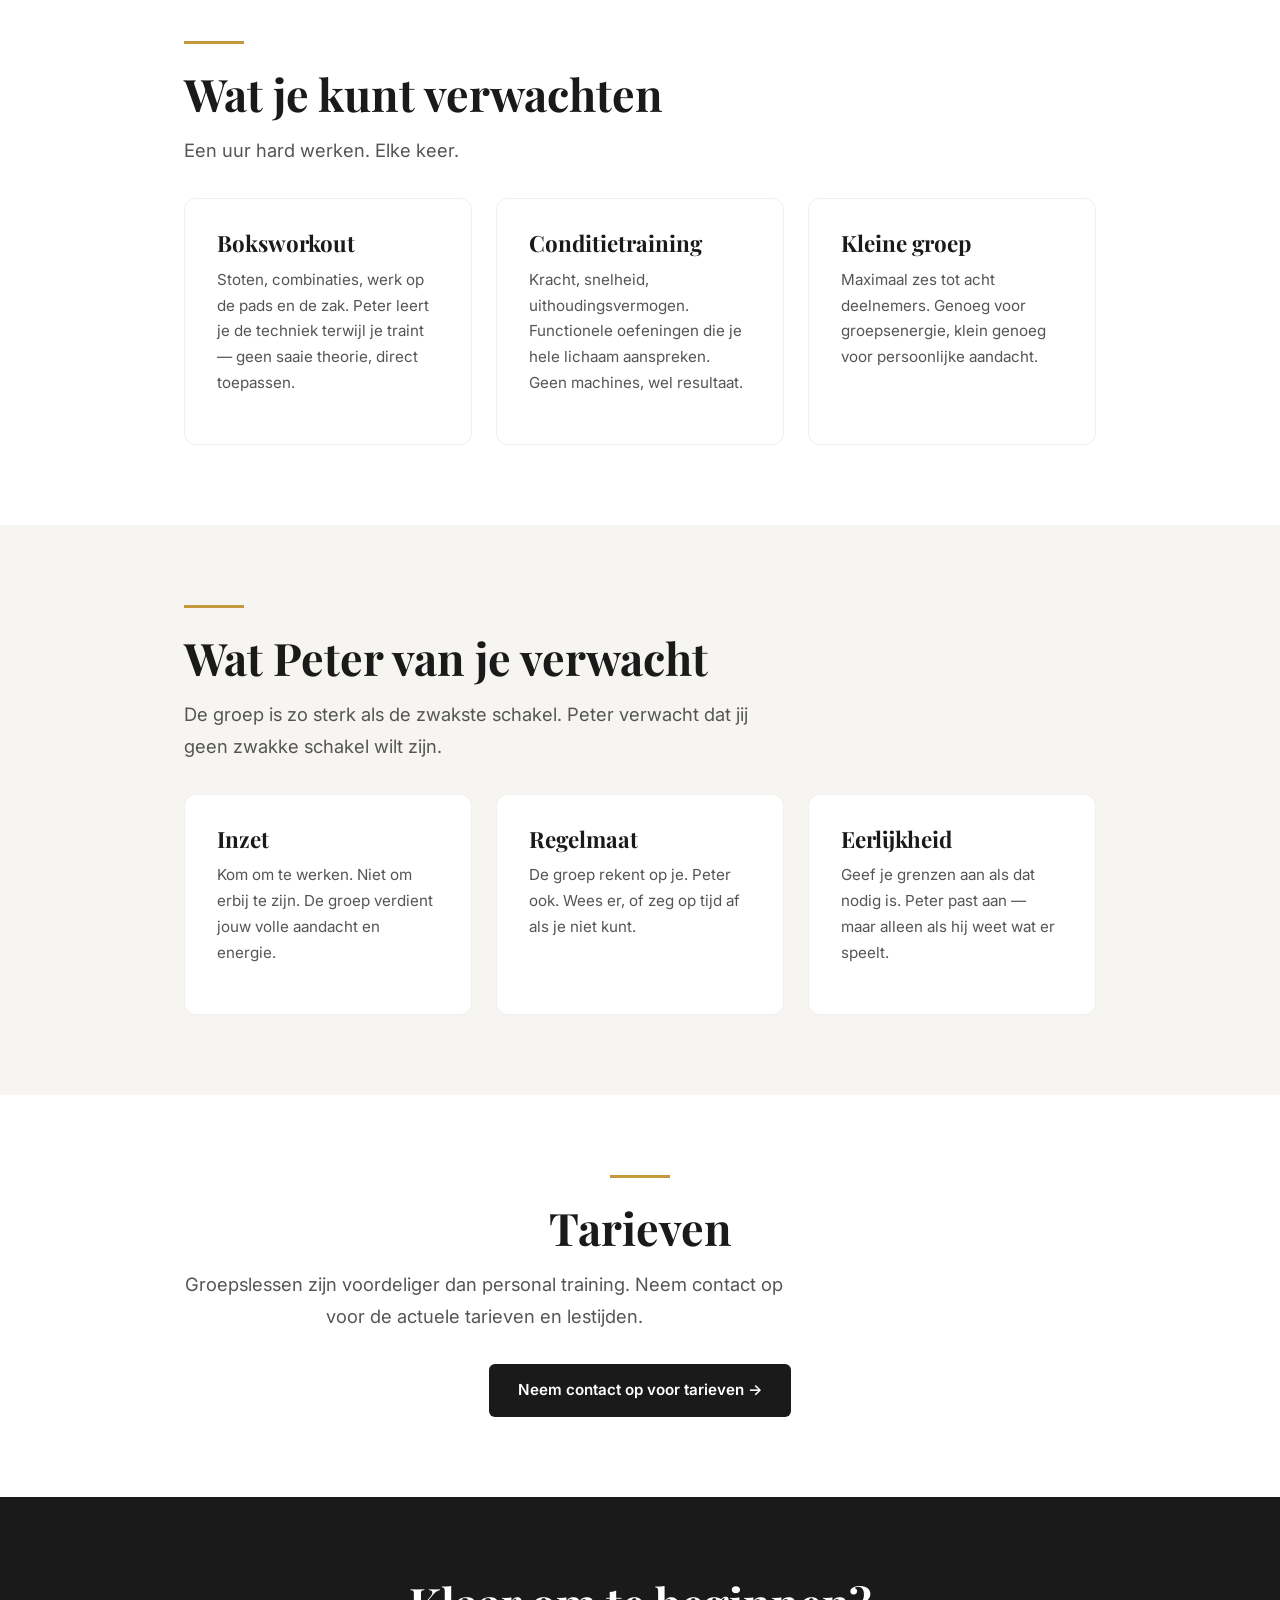
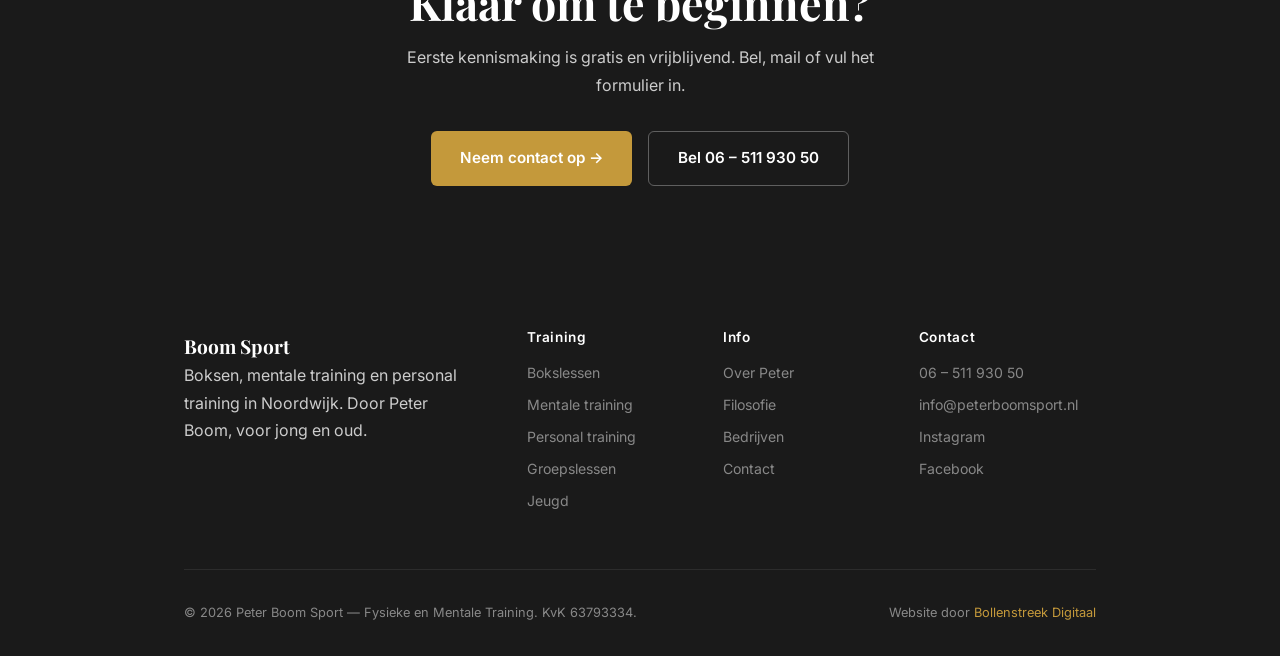
<file: v2/training/groep.html>
<!DOCTYPE html>
<html lang="nl">
<head>
    <meta charset="UTF-8">
    <meta name="viewport" content="width=device-width, initial-scale=1.0">
    <title>Groepslessen | Boom Sport</title>
    <meta name="description" content="Groepslessen bij Peter Boom Sport in Noordwijk. Boksworkouts en conditietraining in een kleine groep. De energie van samen trainen, de aandacht van personal training.">
    <link rel="icon" type="image/png" sizes="32x32" href="../../favicon-32.png">
    <link rel="icon" type="image/png" sizes="16x16" href="../../favicon-16.png">
    <link rel="apple-touch-icon" sizes="180x180" href="../../apple-touch-icon.png">
    <meta name="theme-color" content="#1a1a1a">
    <link href="https://fonts.googleapis.com/css2?family=Playfair+Display:wght@400;500;600;700&family=Inter:wght@300;400;500;600;700&display=swap" rel="stylesheet">
    <link rel="stylesheet" href="../css/style.css">
    <script src="https://analytics.perceptum.nl/liveview.js?key=lv_live_3Lg0jP5H8Njk0Ij4ZMGrSv0s8LcEAxtp" defer></script>
</head>
<body>

    <!-- NAV -->
    <nav>
        <div class="nav-inner">
            <a href="../" class="nav-logo">
                <img src="../../logo-icon.png" alt="Boom Sport">
                Boom Sport
            </a>
            <ul class="nav-links" id="navLinks">
                <li><a href="./">Trainingen</a></li>
                <li><a href="../over-peter.html">Over Peter</a></li>
                <li><a href="../filosofie.html">Filosofie</a></li>
                <li><a href="../bedrijven.html">Bedrijven</a></li>
                <li><a href="../contact.html" class="nav-cta">Kennismaken</a></li>
            </ul>
            <div class="hamburger" id="hamburger">
                <span></span><span></span><span></span>
            </div>
        </div>
    </nav>

    <!-- HERO -->
    <section class="hero">
        <div class="container">
            <div>
                <span class="tag tag-fysiek">Fysiek</span>
                <div class="accent-line"></div>
                <h1>Groepslessen</h1>
                <p class="lead">
                    Samen trainen werkt. Boksworkouts en conditietraining in een kleine groep waar iedereen elkaar scherp houdt.
                </p>
            </div>
            <div class="hero-image">
                <div class="placeholder">[ Foto: groepstraining bij Peter ]</div>
            </div>
        </div>
    </section>

    <!-- CONTENT -->
    <section>
        <div class="container">
            <div class="accent-line"></div>
            <h2>De kracht van samen</h2>
            <p class="lead" style="margin-bottom: 2rem;">De energie van een groep, de aandacht van personal training. Dat is de combinatie die werkt.</p>

            <div class="split">
                <div>
                    <p>Groepslessen bij Peter zijn geen grote zaaltraining waar je anoniem meedraait. De groepen zijn klein — zodat Peter iedereen ziet, iedereen corrigeert en iedereen uitdaagt op het juiste niveau.</p>
                    <p>Het format is simpel: boksworkouts gecombineerd met conditietraining. Techniek, kracht, uithoudingsvermogen. Elke training is volledig, elke training is anders. Wat niet verandert: de intensiteit.</p>
                    <p>Samen trainen voegt iets toe dat je alleen niet hebt. Je wordt meegetrokken als je het even niet ziet zitten. Je pusht harder omdat iemand naast je hetzelfde doet. En je houdt vol omdat stoppen in een groep moeilijker is dan doorgaan.</p>
                </div>
                <div>
                    <p>Dat klinkt misschien intimiderend, maar dat is het niet. De sfeer is direct maar respectvol. Iedereen is welkom, ongeacht niveau. De enige eis is dat je komt om te werken.</p>
                    <p>Peter houdt de groep klein met opzet. Niet om exclusief te zijn, maar omdat hij wil dat iedereen er iets aan heeft. Als je in een groep van zes traint, krijg je meer aandacht dan in een zaal van dertig. Dat merk je.</p>
                    <p>Voor veel mensen is de groepsles de ideale instap. Je traint serieus, je leert boksen, je bouwt conditie op — en je doet het samen met mensen die net zo gemotiveerd zijn als jij.</p>
                </div>
            </div>
        </div>
    </section>

    <!-- WAT JE KUNT VERWACHTEN -->
    <section class="alt">
        <div class="container">
            <div class="accent-line"></div>
            <h2>Wat je kunt verwachten</h2>
            <p class="lead" style="margin-bottom: 2rem;">Een uur hard werken. Elke keer.</p>

            <div class="card-grid">
                <div class="card reveal">
                    <h3>Boksworkout</h3>
                    <p>Stoten, combinaties, werk op de pads en de zak. Peter leert je de techniek terwijl je traint — geen saaie theorie, direct toepassen.</p>
                </div>
                <div class="card reveal">
                    <h3>Conditietraining</h3>
                    <p>Kracht, snelheid, uithoudingsvermogen. Functionele oefeningen die je hele lichaam aanspreken. Geen machines, wel resultaat.</p>
                </div>
                <div class="card reveal">
                    <h3>Kleine groep</h3>
                    <p>Maximaal zes tot acht deelnemers. Genoeg voor groepsenergie, klein genoeg voor persoonlijke aandacht.</p>
                </div>
            </div>
        </div>
    </section>

    <!-- WAT PETER VERWACHT -->
    <section>
        <div class="container">
            <div class="accent-line"></div>
            <h2>Wat Peter van je verwacht</h2>
            <p class="lead" style="margin-bottom: 2rem;">De groep is zo sterk als de zwakste schakel. Peter verwacht dat jij geen zwakke schakel wilt zijn.</p>

            <div class="card-grid">
                <div class="card reveal">
                    <h3>Inzet</h3>
                    <p>Kom om te werken. Niet om erbij te zijn. De groep verdient jouw volle aandacht en energie.</p>
                </div>
                <div class="card reveal">
                    <h3>Regelmaat</h3>
                    <p>De groep rekent op je. Peter ook. Wees er, of zeg op tijd af als je niet kunt.</p>
                </div>
                <div class="card reveal">
                    <h3>Eerlijkheid</h3>
                    <p>Geef je grenzen aan als dat nodig is. Peter past aan — maar alleen als hij weet wat er speelt.</p>
                </div>
            </div>
        </div>
    </section>

    <!-- PRIJZEN -->
    <section class="alt">
        <div class="container" style="text-align: center;">
            <div class="accent-line" style="margin-left: auto; margin-right: auto;"></div>
            <h2>Tarieven</h2>
            <p class="lead" style="margin-bottom: 2rem;">Groepslessen zijn voordeliger dan personal training. Neem contact op voor de actuele tarieven en lestijden.</p>
            <a href="../contact.html" class="btn btn-primary">Neem contact op voor tarieven &rarr;</a>
        </div>
    </section>

    <!-- CTA -->
    <section class="cta-section">
        <div class="container">
            <h2>Klaar om te beginnen?</h2>
            <p>Eerste kennismaking is gratis en vrijblijvend. Bel, mail of vul het formulier in.</p>
            <div class="btn-group" style="justify-content: center;">
                <a href="../contact.html" class="btn btn-gold">Neem contact op &rarr;</a>
                <a href="tel:0651193050" class="btn btn-outline" style="color:var(--white); border-color: rgba(255,255,255,0.3);">Bel 06 – 511 930 50</a>
            </div>
        </div>
    </section>

    <!-- FOOTER -->
    <footer>
        <div class="container">
            <div class="footer-grid">
                <div>
                    <div class="footer-brand">Boom Sport</div>
                    <p>Boksen, mentale training en personal training in Noordwijk. Door Peter Boom, voor jong en oud.</p>
                </div>
                <div class="footer-col">
                    <h4>Training</h4>
                    <a href="boksen.html">Bokslessen</a>
                    <a href="mentaal.html">Mentale training</a>
                    <a href="personal.html">Personal training</a>
                    <a href="groep.html">Groepslessen</a>
                    <a href="jeugd.html">Jeugd</a>
                </div>
                <div class="footer-col">
                    <h4>Info</h4>
                    <a href="../over-peter.html">Over Peter</a>
                    <a href="../filosofie.html">Filosofie</a>
                    <a href="../bedrijven.html">Bedrijven</a>
                    <a href="../contact.html">Contact</a>
                </div>
                <div class="footer-col">
                    <h4>Contact</h4>
                    <a href="tel:0651193050">06 – 511 930 50</a>
                    <a href="mailto:info@peterboomsport.nl">info@peterboomsport.nl</a>
                    <a href="https://www.instagram.com/boomsport2000/" target="_blank">Instagram</a>
                    <a href="https://www.facebook.com/p/Boom-Sport-100072180356416/" target="_blank">Facebook</a>
                </div>
            </div>
            <div class="footer-bottom">
                <span>&copy; 2026 Peter Boom Sport — Fysieke en Mentale Training. KvK 63793334.</span>
                <span>Website door <a href="https://bollenstreekdigitaal.nl" target="_blank">Bollenstreek Digitaal</a></span>
            </div>
        </div>
    </footer>

    <script src="../js/main.js"></script>
</body>
</html>
</file>
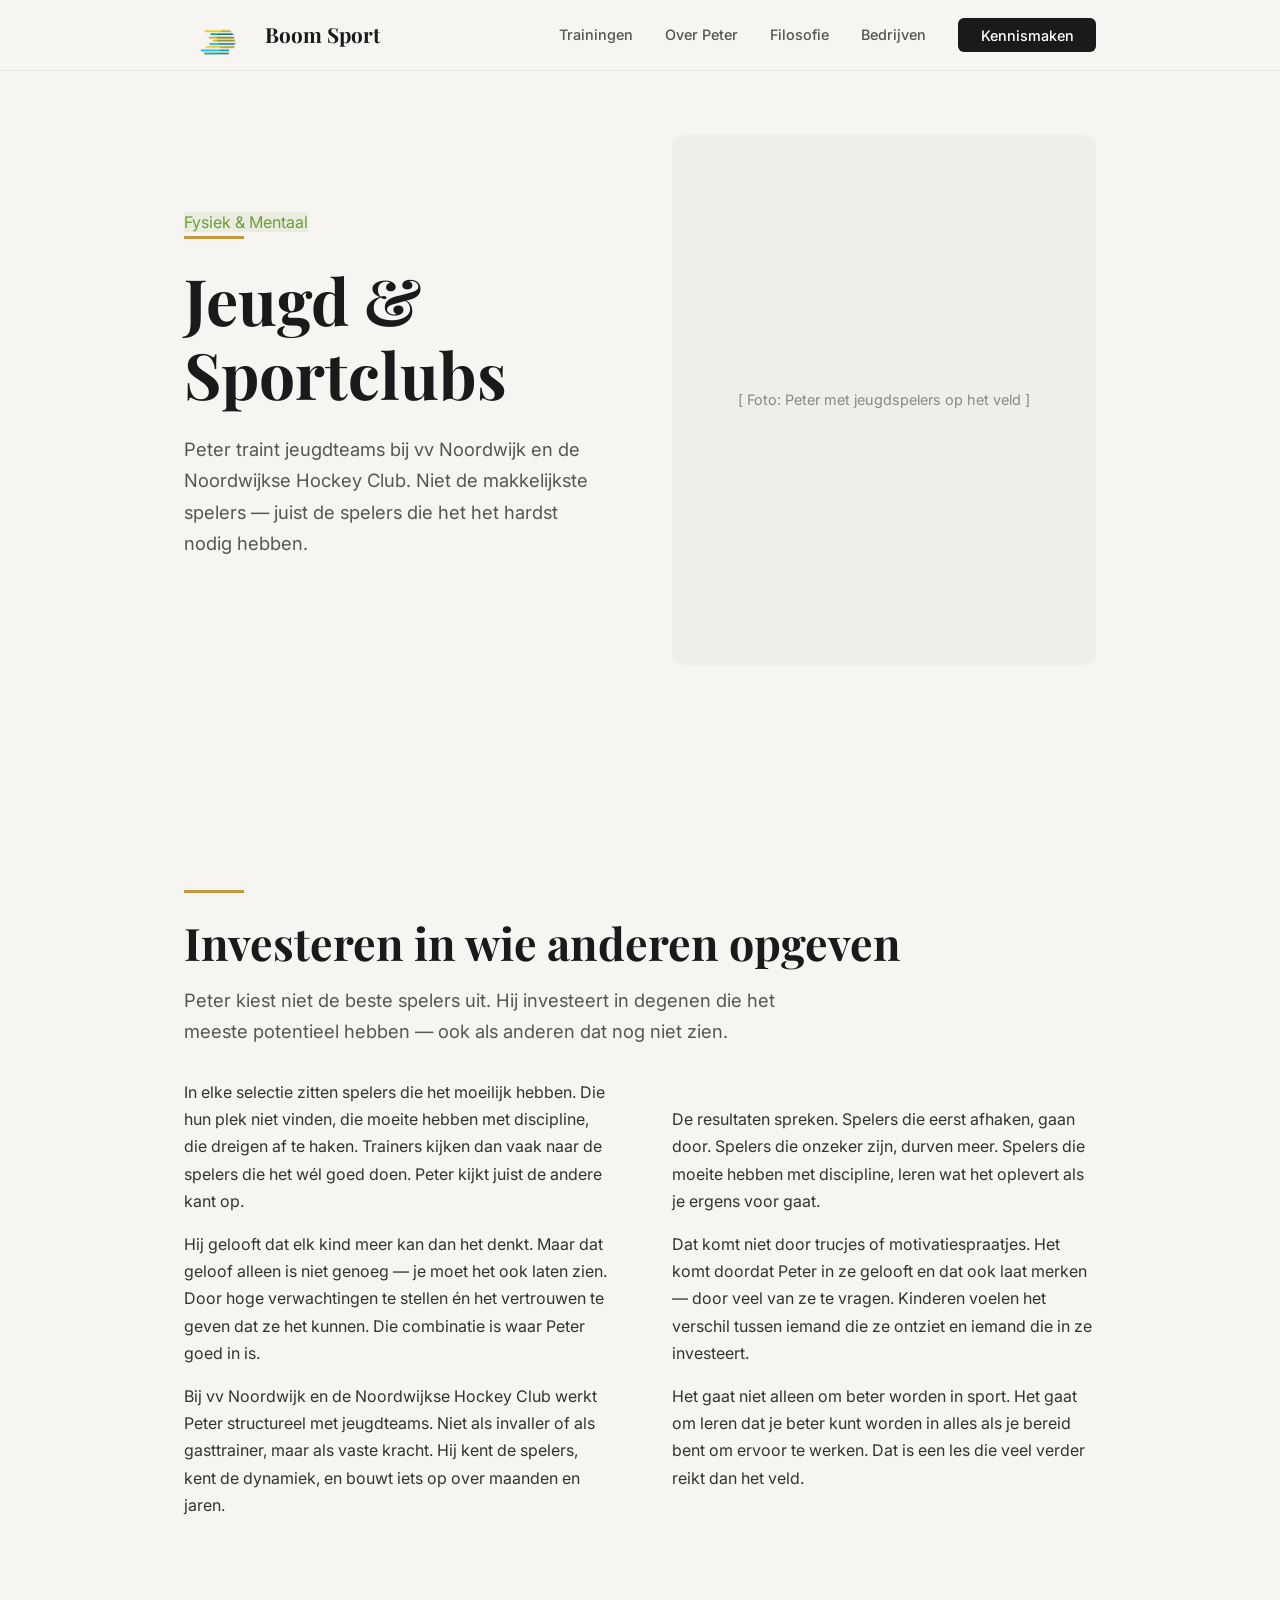
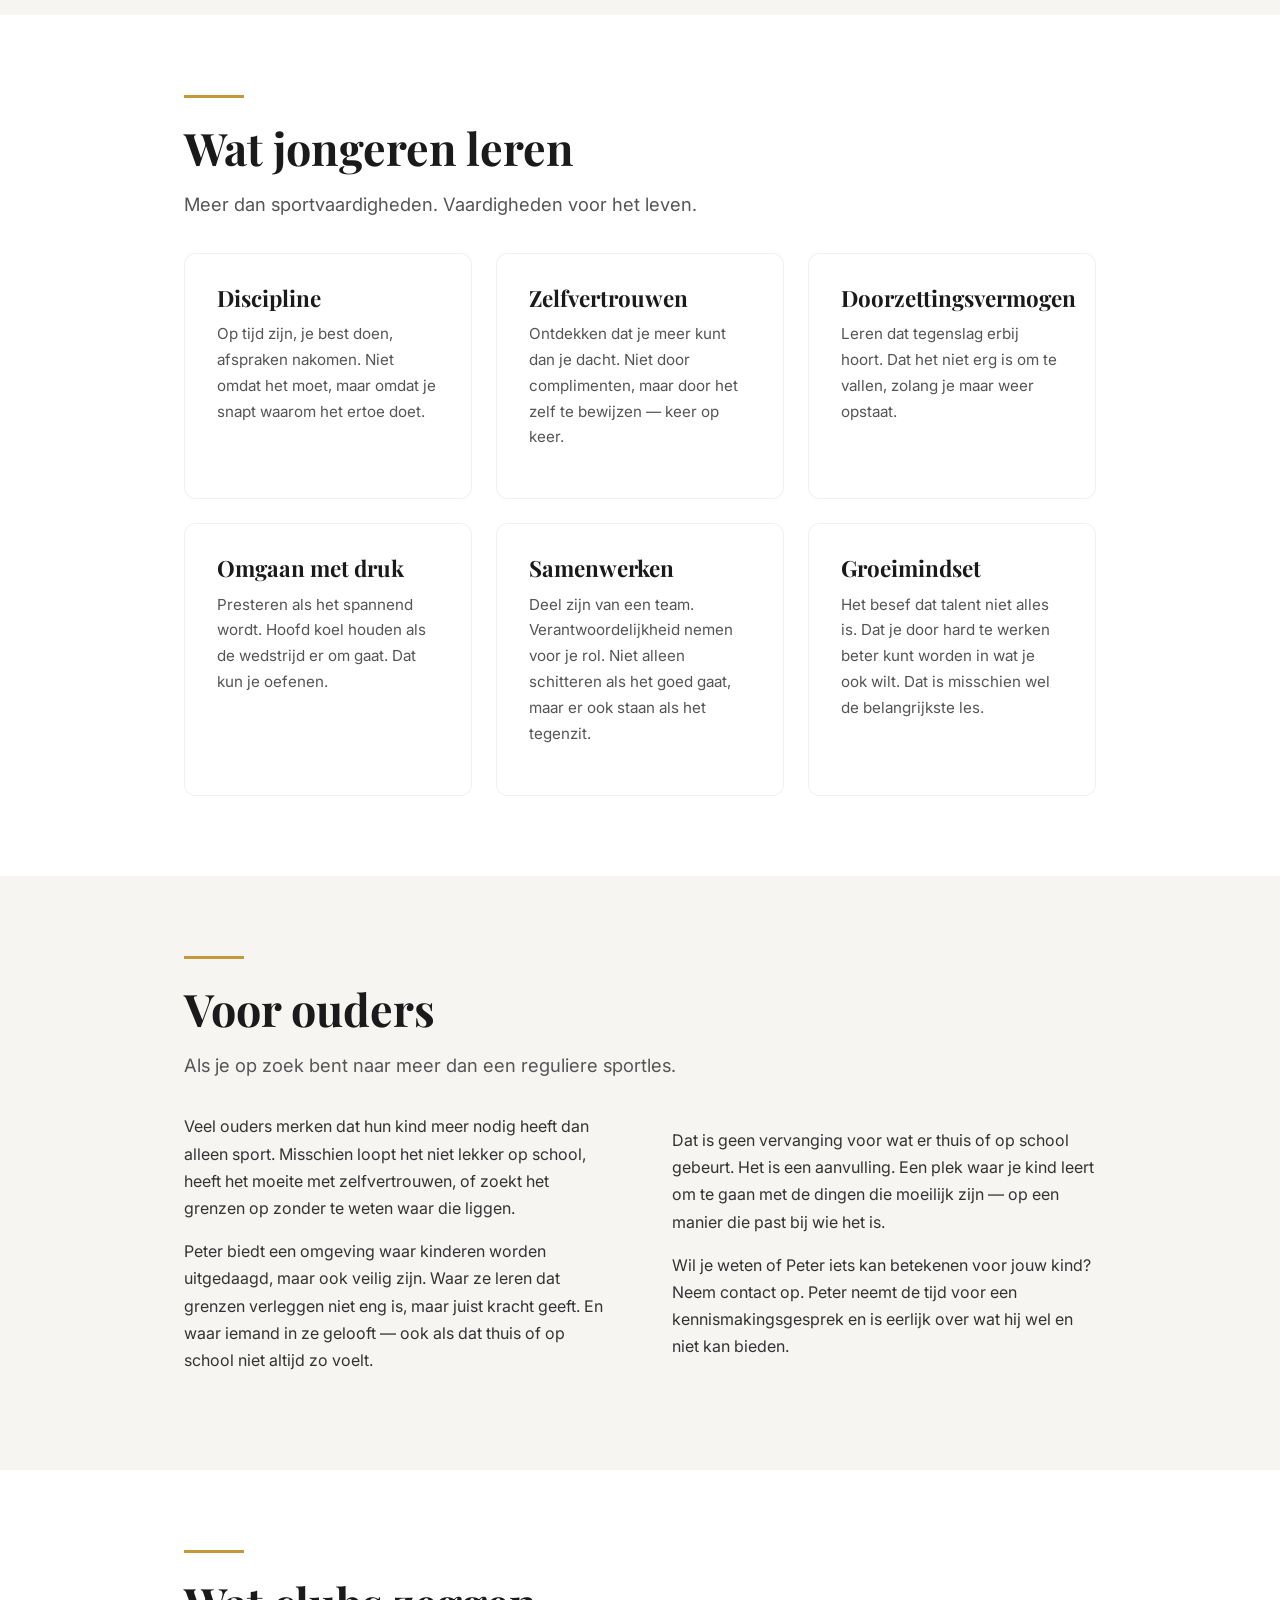
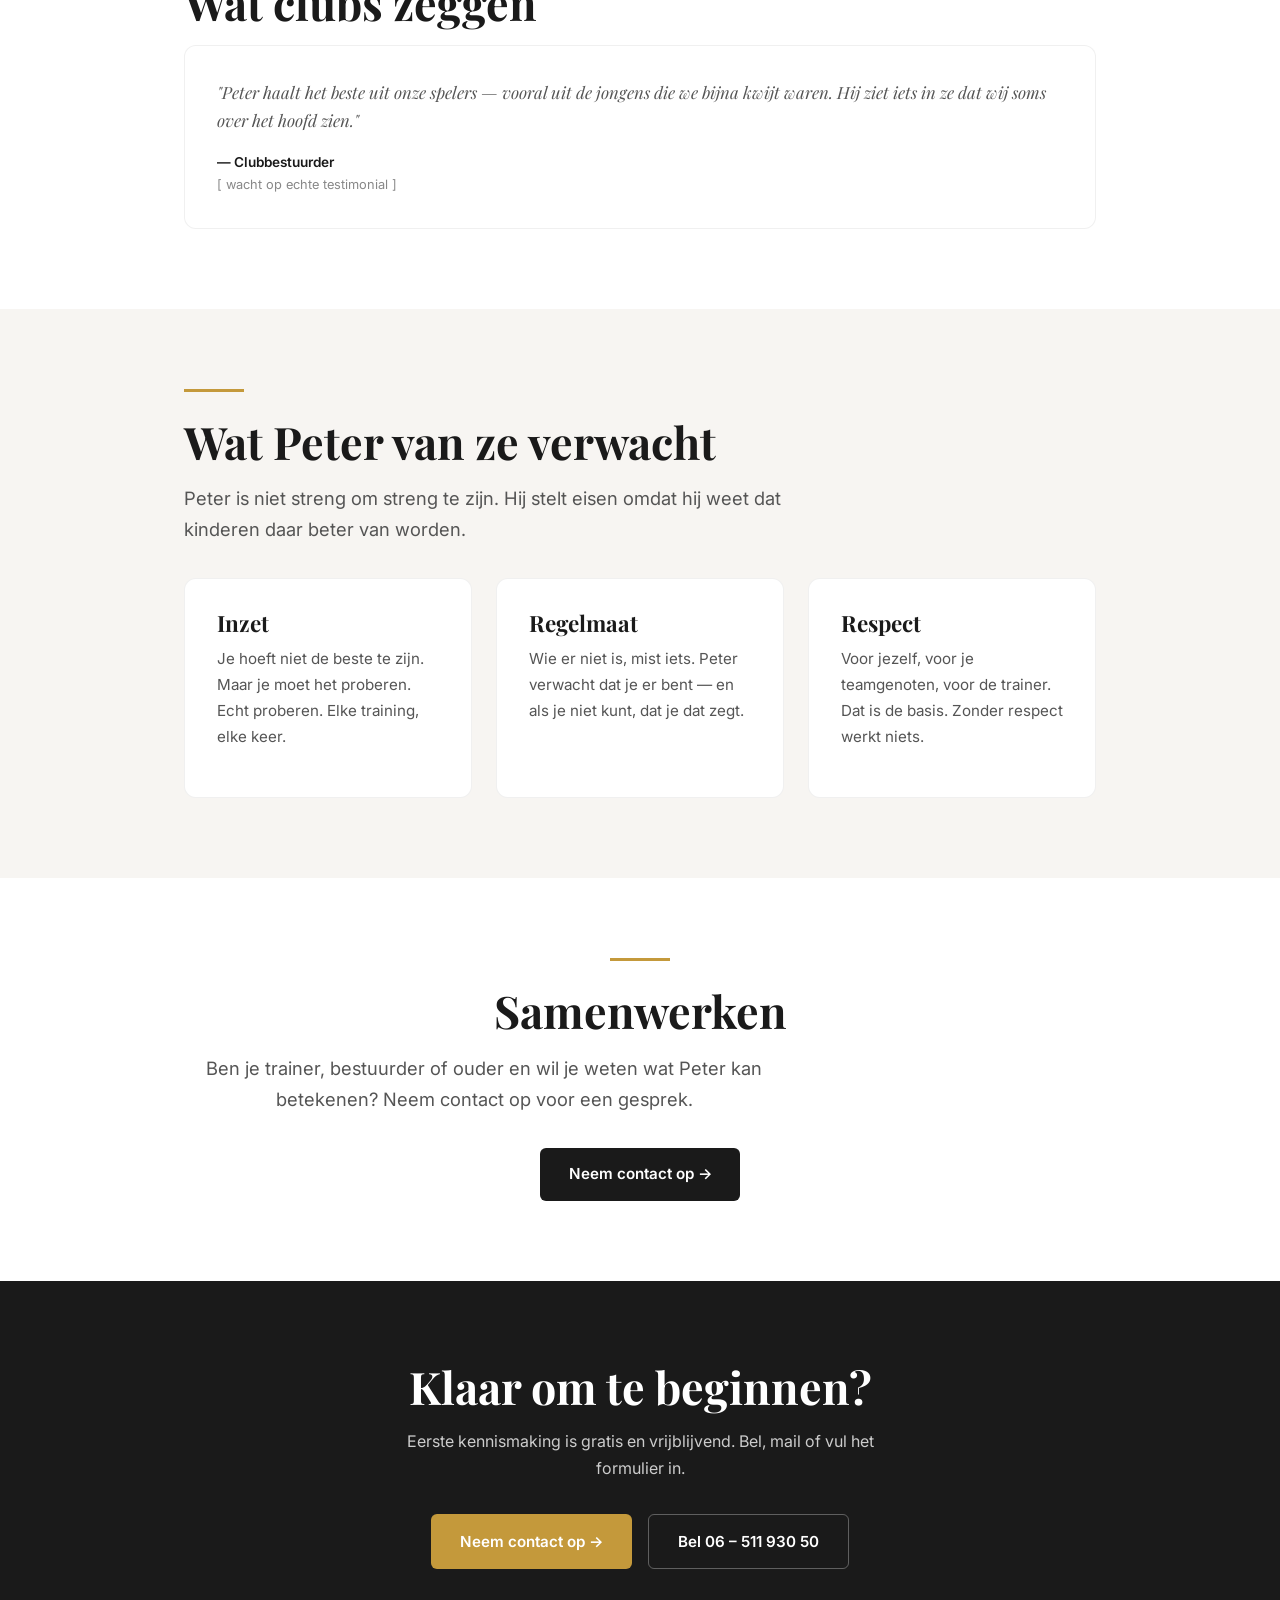
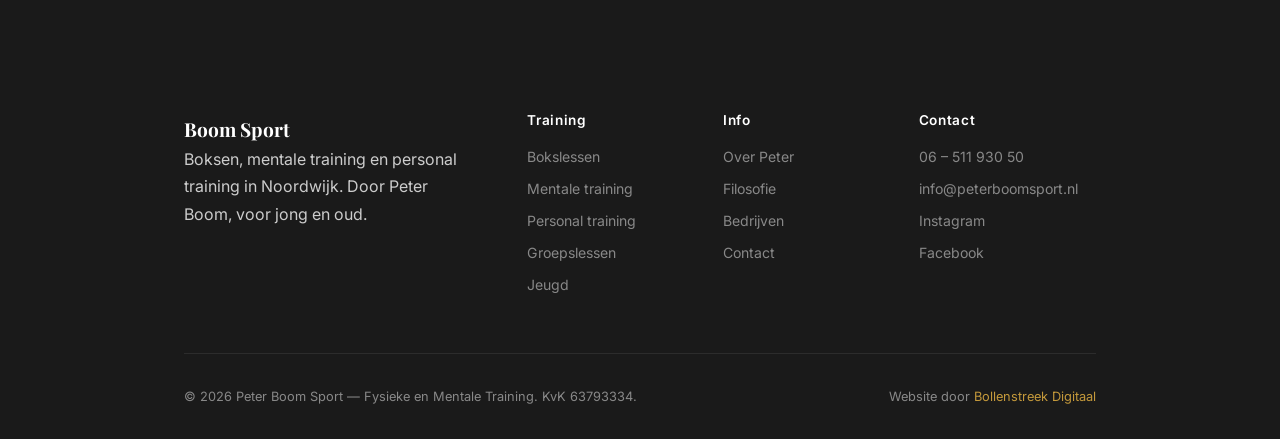
<file: v2/training/jeugd.html>
<!DOCTYPE html>
<html lang="nl">
<head>
    <meta charset="UTF-8">
    <meta name="viewport" content="width=device-width, initial-scale=1.0">
    <title>Jeugd & Sportclubs | Boom Sport</title>
    <meta name="description" content="Jeugdtraining bij Peter Boom Sport in Noordwijk. Peter Boom traint jeugdteams bij vv Noordwijk en Noordwijkse Hockey Club. Discipline, zelfvertrouwen en doorzettingsvermogen.">
    <link rel="icon" type="image/png" sizes="32x32" href="../../favicon-32.png">
    <link rel="icon" type="image/png" sizes="16x16" href="../../favicon-16.png">
    <link rel="apple-touch-icon" sizes="180x180" href="../../apple-touch-icon.png">
    <meta name="theme-color" content="#1a1a1a">
    <link href="https://fonts.googleapis.com/css2?family=Playfair+Display:wght@400;500;600;700&family=Inter:wght@300;400;500;600;700&display=swap" rel="stylesheet">
    <link rel="stylesheet" href="../css/style.css">
    <script src="https://analytics.perceptum.nl/liveview.js?key=lv_live_3Lg0jP5H8Njk0Ij4ZMGrSv0s8LcEAxtp" defer></script>
</head>
<body>

    <!-- NAV -->
    <nav>
        <div class="nav-inner">
            <a href="../" class="nav-logo">
                <img src="../../logo-icon.png" alt="Boom Sport">
                Boom Sport
            </a>
            <ul class="nav-links" id="navLinks">
                <li><a href="./">Trainingen</a></li>
                <li><a href="../over-peter.html">Over Peter</a></li>
                <li><a href="../filosofie.html">Filosofie</a></li>
                <li><a href="../bedrijven.html">Bedrijven</a></li>
                <li><a href="../contact.html" class="nav-cta">Kennismaken</a></li>
            </ul>
            <div class="hamburger" id="hamburger">
                <span></span><span></span><span></span>
            </div>
        </div>
    </nav>

    <!-- HERO -->
    <section class="hero">
        <div class="container">
            <div>
                <span class="tag tag-beide">Fysiek & Mentaal</span>
                <div class="accent-line"></div>
                <h1>Jeugd &<br>Sportclubs</h1>
                <p class="lead">
                    Peter traint jeugdteams bij vv Noordwijk en de Noordwijkse Hockey Club. Niet de makkelijkste spelers — juist de spelers die het het hardst nodig hebben.
                </p>
            </div>
            <div class="hero-image">
                <div class="placeholder">[ Foto: Peter met jeugdspelers op het veld ]</div>
            </div>
        </div>
    </section>

    <!-- KERNVERHAAL -->
    <section>
        <div class="container">
            <div class="accent-line"></div>
            <h2>Investeren in wie anderen opgeven</h2>
            <p class="lead" style="margin-bottom: 2rem;">Peter kiest niet de beste spelers uit. Hij investeert in degenen die het meeste potentieel hebben — ook als anderen dat nog niet zien.</p>

            <div class="split">
                <div>
                    <p>In elke selectie zitten spelers die het moeilijk hebben. Die hun plek niet vinden, die moeite hebben met discipline, die dreigen af te haken. Trainers kijken dan vaak naar de spelers die het w&eacute;l goed doen. Peter kijkt juist de andere kant op.</p>
                    <p>Hij gelooft dat elk kind meer kan dan het denkt. Maar dat geloof alleen is niet genoeg — je moet het ook laten zien. Door hoge verwachtingen te stellen &eacute;n het vertrouwen te geven dat ze het kunnen. Die combinatie is waar Peter goed in is.</p>
                    <p>Bij vv Noordwijk en de Noordwijkse Hockey Club werkt Peter structureel met jeugdteams. Niet als invaller of als gasttrainer, maar als vaste kracht. Hij kent de spelers, kent de dynamiek, en bouwt iets op over maanden en jaren.</p>
                </div>
                <div>
                    <p>De resultaten spreken. Spelers die eerst afhaken, gaan door. Spelers die onzeker zijn, durven meer. Spelers die moeite hebben met discipline, leren wat het oplevert als je ergens voor gaat.</p>
                    <p>Dat komt niet door trucjes of motivatiespraatjes. Het komt doordat Peter in ze gelooft en dat ook laat merken — door veel van ze te vragen. Kinderen voelen het verschil tussen iemand die ze ontziet en iemand die in ze investeert.</p>
                    <p>Het gaat niet alleen om beter worden in sport. Het gaat om leren dat je beter kunt worden in alles als je bereid bent om ervoor te werken. Dat is een les die veel verder reikt dan het veld.</p>
                </div>
            </div>
        </div>
    </section>

    <!-- WAT KINDEREN LEREN -->
    <section class="alt">
        <div class="container">
            <div class="accent-line"></div>
            <h2>Wat jongeren leren</h2>
            <p class="lead" style="margin-bottom: 2rem;">Meer dan sportvaardigheden. Vaardigheden voor het leven.</p>

            <div class="card-grid">
                <div class="card reveal">
                    <h3>Discipline</h3>
                    <p>Op tijd zijn, je best doen, afspraken nakomen. Niet omdat het moet, maar omdat je snapt waarom het ertoe doet.</p>
                </div>
                <div class="card reveal">
                    <h3>Zelfvertrouwen</h3>
                    <p>Ontdekken dat je meer kunt dan je dacht. Niet door complimenten, maar door het zelf te bewijzen — keer op keer.</p>
                </div>
                <div class="card reveal">
                    <h3>Doorzettingsvermogen</h3>
                    <p>Leren dat tegenslag erbij hoort. Dat het niet erg is om te vallen, zolang je maar weer opstaat.</p>
                </div>
                <div class="card reveal">
                    <h3>Omgaan met druk</h3>
                    <p>Presteren als het spannend wordt. Hoofd koel houden als de wedstrijd er om gaat. Dat kun je oefenen.</p>
                </div>
                <div class="card reveal">
                    <h3>Samenwerken</h3>
                    <p>Deel zijn van een team. Verantwoordelijkheid nemen voor je rol. Niet alleen schitteren als het goed gaat, maar er ook staan als het tegenzit.</p>
                </div>
                <div class="card reveal">
                    <h3>Groeimindset</h3>
                    <p>Het besef dat talent niet alles is. Dat je door hard te werken beter kunt worden in wat je ook wilt. Dat is misschien wel de belangrijkste les.</p>
                </div>
            </div>
        </div>
    </section>

    <!-- VOOR OUDERS -->
    <section>
        <div class="container">
            <div class="accent-line"></div>
            <h2>Voor ouders</h2>
            <p class="lead" style="margin-bottom: 2rem;">Als je op zoek bent naar meer dan een reguliere sportles.</p>

            <div class="split">
                <div>
                    <p>Veel ouders merken dat hun kind meer nodig heeft dan alleen sport. Misschien loopt het niet lekker op school, heeft het moeite met zelfvertrouwen, of zoekt het grenzen op zonder te weten waar die liggen.</p>
                    <p>Peter biedt een omgeving waar kinderen worden uitgedaagd, maar ook veilig zijn. Waar ze leren dat grenzen verleggen niet eng is, maar juist kracht geeft. En waar iemand in ze gelooft — ook als dat thuis of op school niet altijd zo voelt.</p>
                </div>
                <div>
                    <p>Dat is geen vervanging voor wat er thuis of op school gebeurt. Het is een aanvulling. Een plek waar je kind leert om te gaan met de dingen die moeilijk zijn — op een manier die past bij wie het is.</p>
                    <p>Wil je weten of Peter iets kan betekenen voor jouw kind? Neem contact op. Peter neemt de tijd voor een kennismakingsgesprek en is eerlijk over wat hij wel en niet kan bieden.</p>
                </div>
            </div>
        </div>
    </section>

    <!-- TESTIMONIAL -->
    <section class="alt">
        <div class="container">
            <div class="accent-line"></div>
            <h2>Wat clubs zeggen</h2>

            <div class="testimonial-grid reveal">
                <div class="testimonial">
                    <p>"Peter haalt het beste uit onze spelers — vooral uit de jongens die we bijna kwijt waren. Hij ziet iets in ze dat wij soms over het hoofd zien."</p>
                    <div class="testimonial-author">— Clubbestuurder</div>
                    <div class="testimonial-role">[ wacht op echte testimonial ]</div>
                </div>
            </div>
        </div>
    </section>

    <!-- WAT PETER VERWACHT -->
    <section>
        <div class="container">
            <div class="accent-line"></div>
            <h2>Wat Peter van ze verwacht</h2>
            <p class="lead" style="margin-bottom: 2rem;">Peter is niet streng om streng te zijn. Hij stelt eisen omdat hij weet dat kinderen daar beter van worden.</p>

            <div class="card-grid">
                <div class="card reveal">
                    <h3>Inzet</h3>
                    <p>Je hoeft niet de beste te zijn. Maar je moet het proberen. Echt proberen. Elke training, elke keer.</p>
                </div>
                <div class="card reveal">
                    <h3>Regelmaat</h3>
                    <p>Wie er niet is, mist iets. Peter verwacht dat je er bent — en als je niet kunt, dat je dat zegt.</p>
                </div>
                <div class="card reveal">
                    <h3>Respect</h3>
                    <p>Voor jezelf, voor je teamgenoten, voor de trainer. Dat is de basis. Zonder respect werkt niets.</p>
                </div>
            </div>
        </div>
    </section>

    <!-- PRIJZEN -->
    <section class="alt">
        <div class="container" style="text-align: center;">
            <div class="accent-line" style="margin-left: auto; margin-right: auto;"></div>
            <h2>Samenwerken</h2>
            <p class="lead" style="margin-bottom: 2rem;">Ben je trainer, bestuurder of ouder en wil je weten wat Peter kan betekenen? Neem contact op voor een gesprek.</p>
            <a href="../contact.html" class="btn btn-primary">Neem contact op &rarr;</a>
        </div>
    </section>

    <!-- CTA -->
    <section class="cta-section">
        <div class="container">
            <h2>Klaar om te beginnen?</h2>
            <p>Eerste kennismaking is gratis en vrijblijvend. Bel, mail of vul het formulier in.</p>
            <div class="btn-group" style="justify-content: center;">
                <a href="../contact.html" class="btn btn-gold">Neem contact op &rarr;</a>
                <a href="tel:0651193050" class="btn btn-outline" style="color:var(--white); border-color: rgba(255,255,255,0.3);">Bel 06 – 511 930 50</a>
            </div>
        </div>
    </section>

    <!-- FOOTER -->
    <footer>
        <div class="container">
            <div class="footer-grid">
                <div>
                    <div class="footer-brand">Boom Sport</div>
                    <p>Boksen, mentale training en personal training in Noordwijk. Door Peter Boom, voor jong en oud.</p>
                </div>
                <div class="footer-col">
                    <h4>Training</h4>
                    <a href="boksen.html">Bokslessen</a>
                    <a href="mentaal.html">Mentale training</a>
                    <a href="personal.html">Personal training</a>
                    <a href="groep.html">Groepslessen</a>
                    <a href="jeugd.html">Jeugd</a>
                </div>
                <div class="footer-col">
                    <h4>Info</h4>
                    <a href="../over-peter.html">Over Peter</a>
                    <a href="../filosofie.html">Filosofie</a>
                    <a href="../bedrijven.html">Bedrijven</a>
                    <a href="../contact.html">Contact</a>
                </div>
                <div class="footer-col">
                    <h4>Contact</h4>
                    <a href="tel:0651193050">06 – 511 930 50</a>
                    <a href="mailto:info@peterboomsport.nl">info@peterboomsport.nl</a>
                    <a href="https://www.instagram.com/boomsport2000/" target="_blank">Instagram</a>
                    <a href="https://www.facebook.com/p/Boom-Sport-100072180356416/" target="_blank">Facebook</a>
                </div>
            </div>
            <div class="footer-bottom">
                <span>&copy; 2026 Peter Boom Sport — Fysieke en Mentale Training. KvK 63793334.</span>
                <span>Website door <a href="https://bollenstreekdigitaal.nl" target="_blank">Bollenstreek Digitaal</a></span>
            </div>
        </div>
    </footer>

    <script src="../js/main.js"></script>
</body>
</html>
</file>
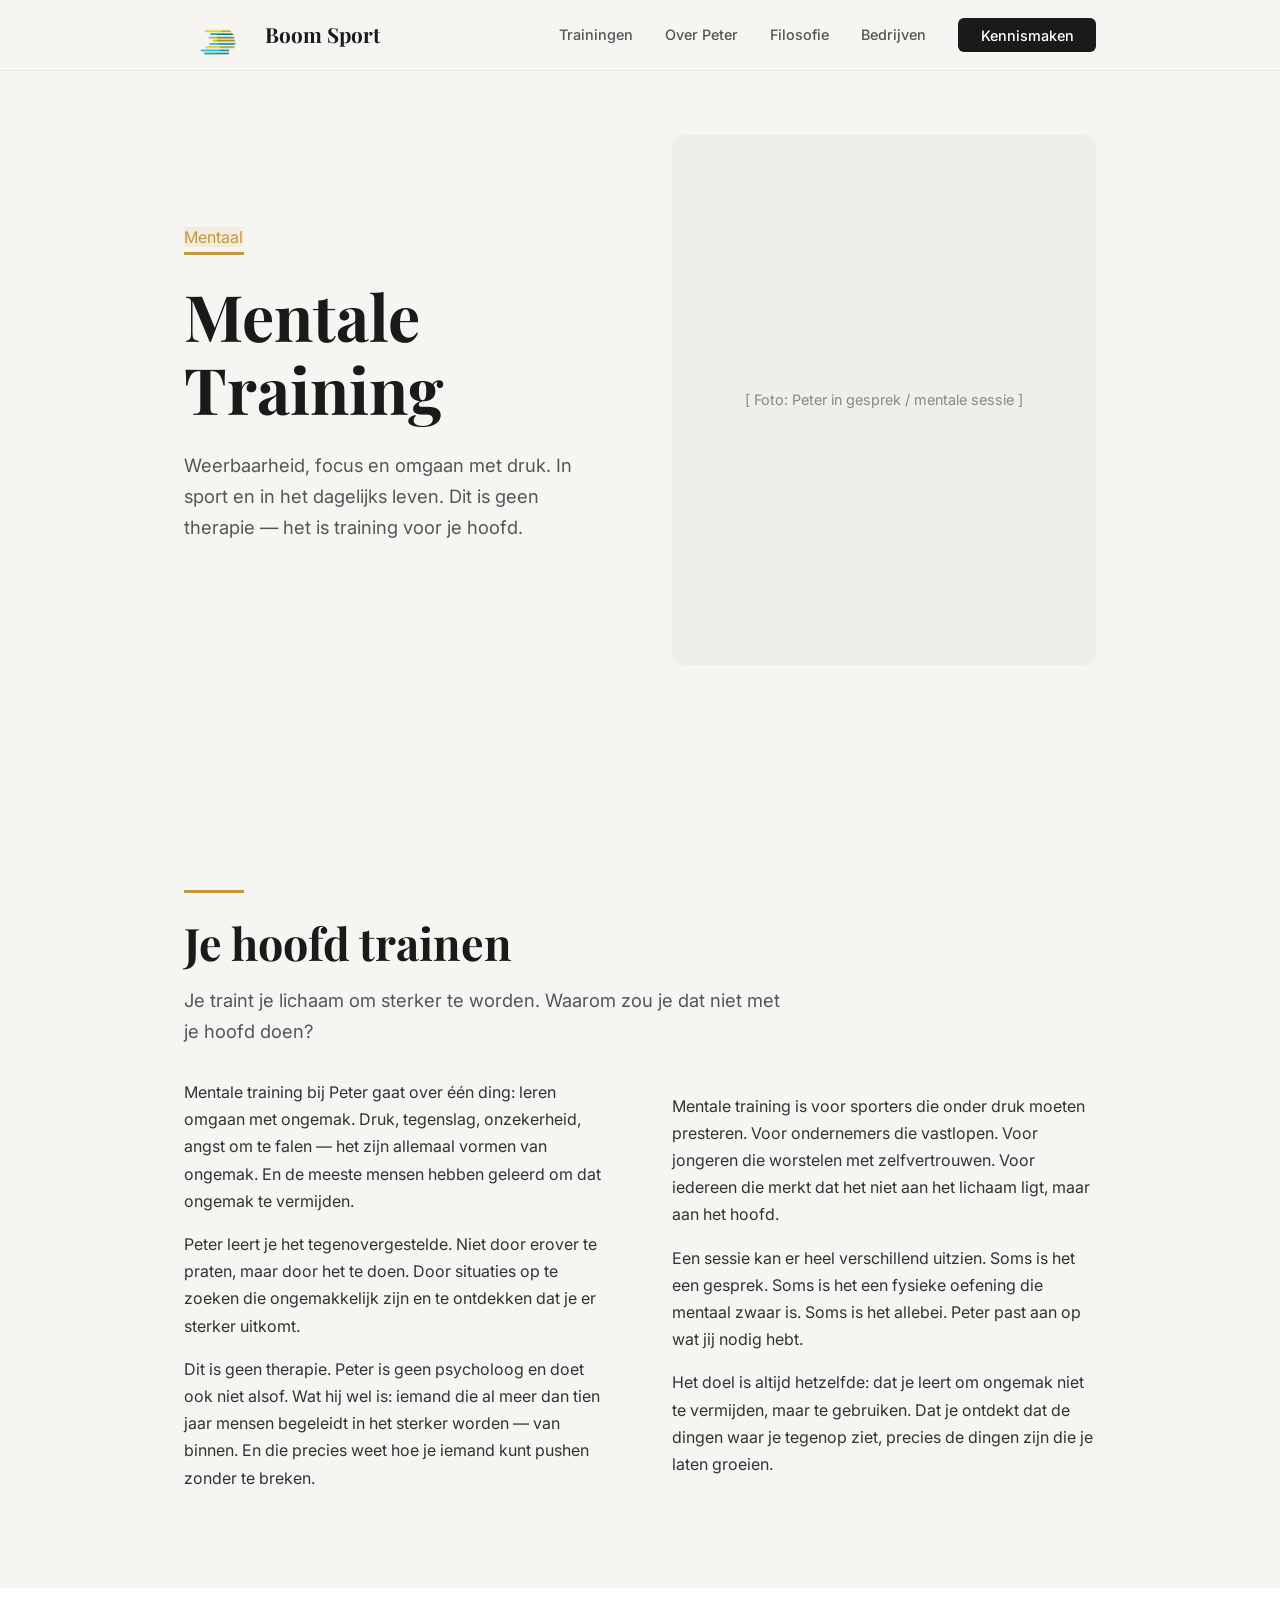
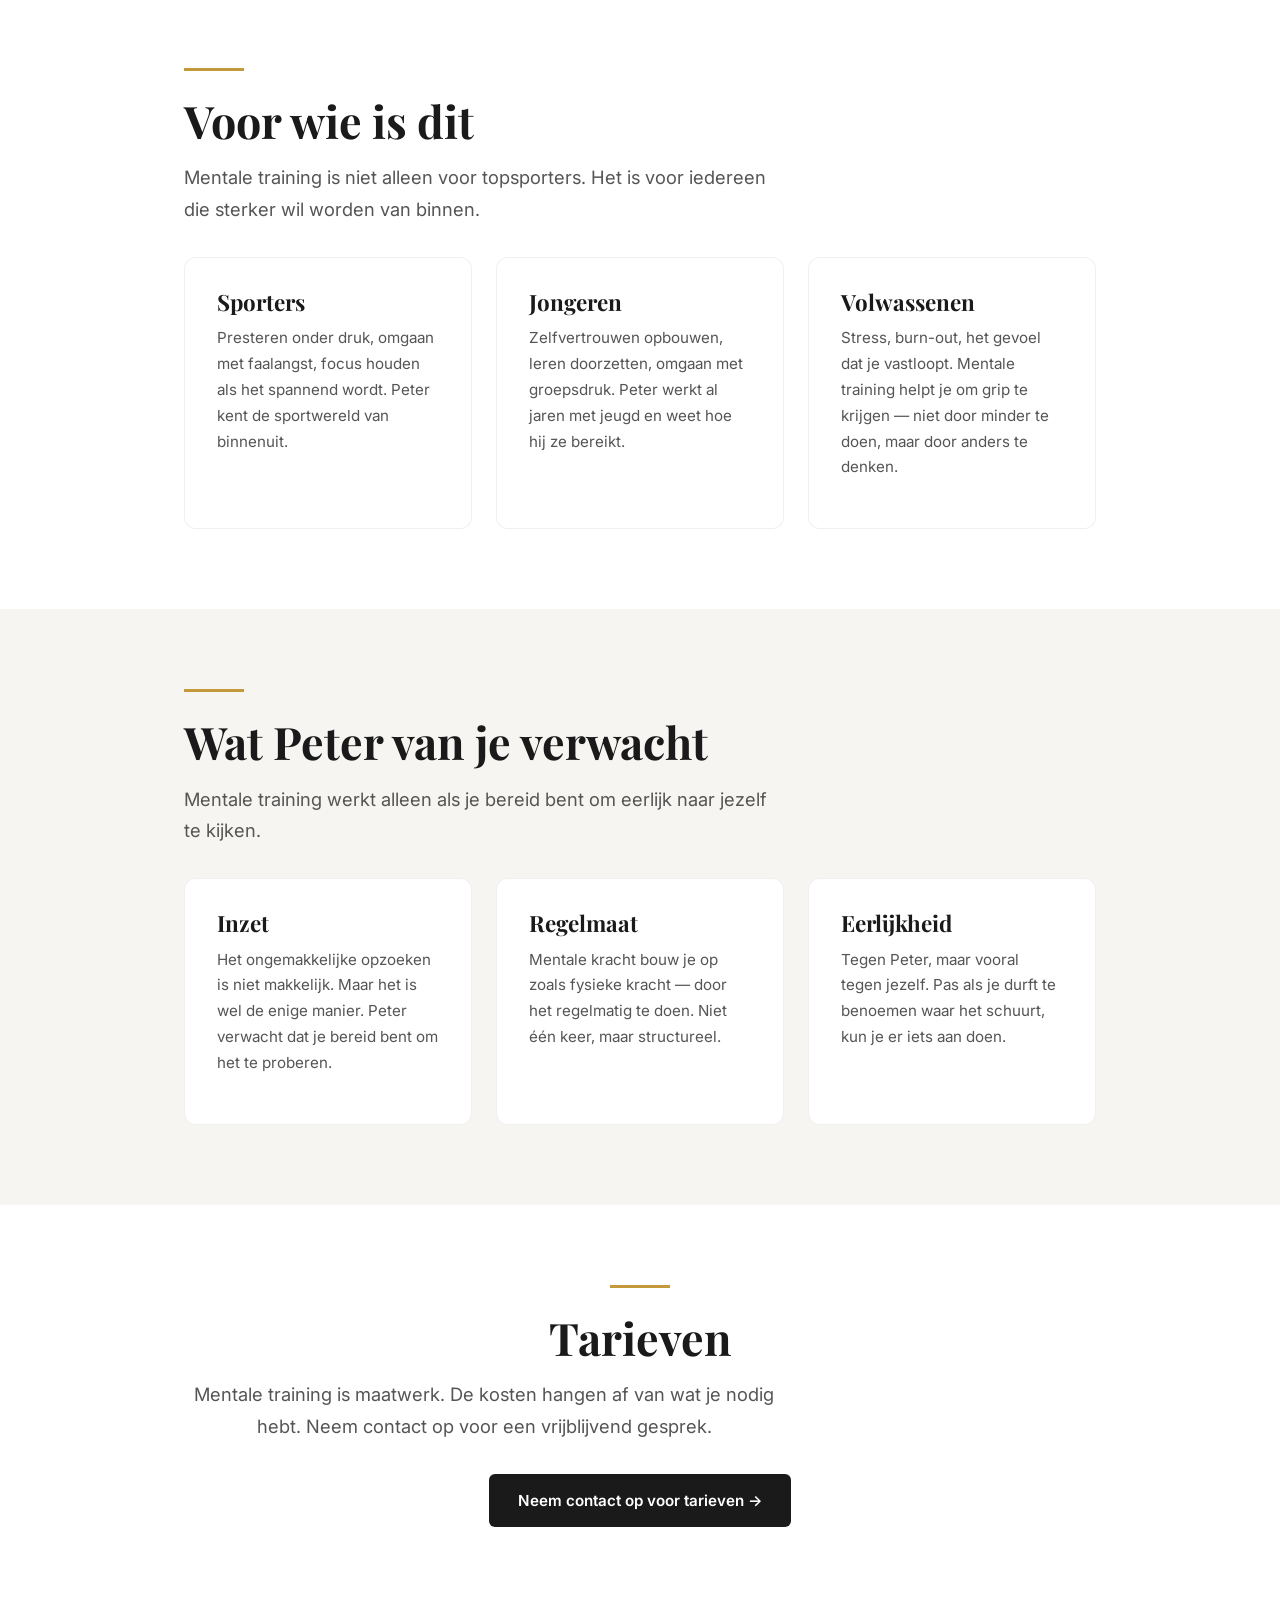
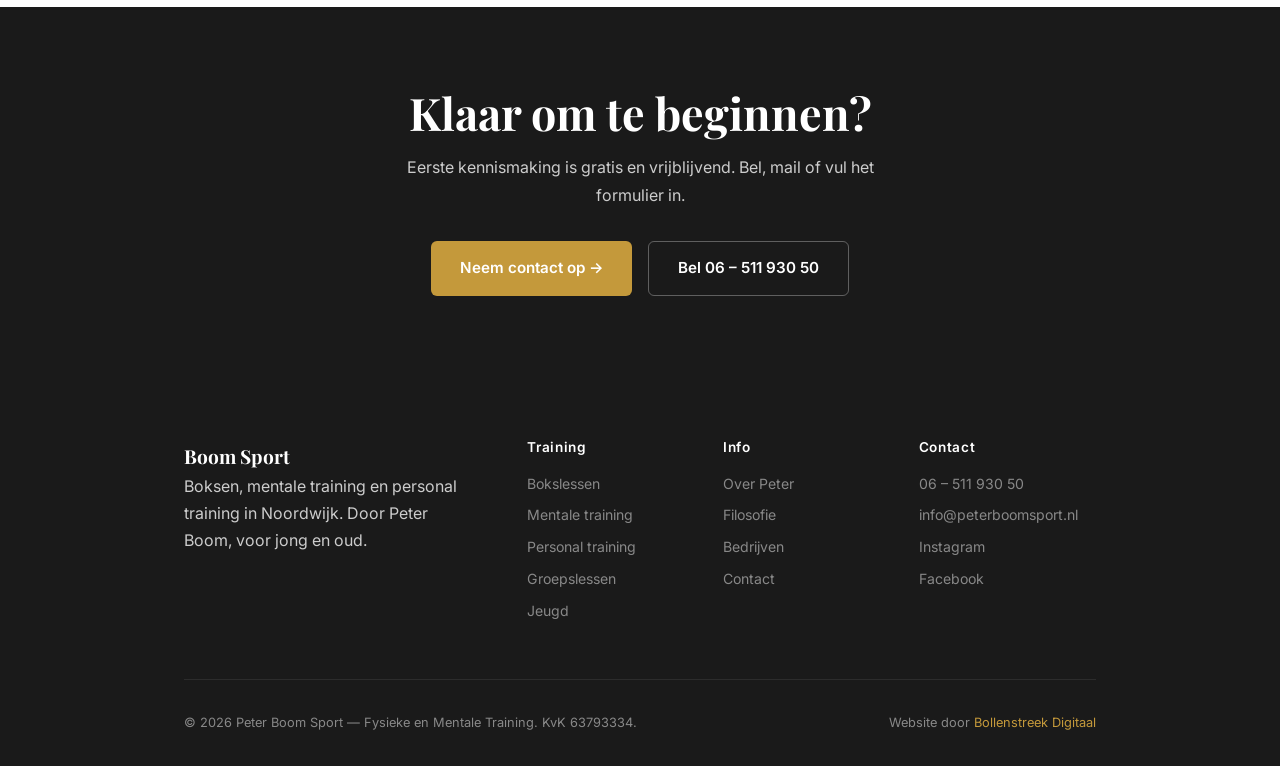
<file: v2/training/mentaal.html>
<!DOCTYPE html>
<html lang="nl">
<head>
    <meta charset="UTF-8">
    <meta name="viewport" content="width=device-width, initial-scale=1.0">
    <title>Mentale Training | Boom Sport</title>
    <meta name="description" content="Mentale training in Noordwijk bij Peter Boom. Weerbaarheid, focus en veerkracht — in sport en in het dagelijks leven. Geen therapie, wel training.">
    <link rel="icon" type="image/png" sizes="32x32" href="../../favicon-32.png">
    <link rel="icon" type="image/png" sizes="16x16" href="../../favicon-16.png">
    <link rel="apple-touch-icon" sizes="180x180" href="../../apple-touch-icon.png">
    <meta name="theme-color" content="#1a1a1a">
    <link href="https://fonts.googleapis.com/css2?family=Playfair+Display:wght@400;500;600;700&family=Inter:wght@300;400;500;600;700&display=swap" rel="stylesheet">
    <link rel="stylesheet" href="../css/style.css">
    <script src="https://analytics.perceptum.nl/liveview.js?key=lv_live_3Lg0jP5H8Njk0Ij4ZMGrSv0s8LcEAxtp" defer></script>
</head>
<body>

    <!-- NAV -->
    <nav>
        <div class="nav-inner">
            <a href="../" class="nav-logo">
                <img src="../../logo-icon.png" alt="Boom Sport">
                Boom Sport
            </a>
            <ul class="nav-links" id="navLinks">
                <li><a href="./">Trainingen</a></li>
                <li><a href="../over-peter.html">Over Peter</a></li>
                <li><a href="../filosofie.html">Filosofie</a></li>
                <li><a href="../bedrijven.html">Bedrijven</a></li>
                <li><a href="../contact.html" class="nav-cta">Kennismaken</a></li>
            </ul>
            <div class="hamburger" id="hamburger">
                <span></span><span></span><span></span>
            </div>
        </div>
    </nav>

    <!-- HERO -->
    <section class="hero">
        <div class="container">
            <div>
                <span class="tag tag-mentaal">Mentaal</span>
                <div class="accent-line"></div>
                <h1>Mentale Training</h1>
                <p class="lead">
                    Weerbaarheid, focus en omgaan met druk. In sport en in het dagelijks leven. Dit is geen therapie — het is training voor je hoofd.
                </p>
            </div>
            <div class="hero-image">
                <div class="placeholder">[ Foto: Peter in gesprek / mentale sessie ]</div>
            </div>
        </div>
    </section>

    <!-- CONTENT -->
    <section>
        <div class="container">
            <div class="accent-line"></div>
            <h2>Je hoofd trainen</h2>
            <p class="lead" style="margin-bottom: 2rem;">Je traint je lichaam om sterker te worden. Waarom zou je dat niet met je hoofd doen?</p>

            <div class="split">
                <div>
                    <p>Mentale training bij Peter gaat over &eacute;&eacute;n ding: leren omgaan met ongemak. Druk, tegenslag, onzekerheid, angst om te falen — het zijn allemaal vormen van ongemak. En de meeste mensen hebben geleerd om dat ongemak te vermijden.</p>
                    <p>Peter leert je het tegenovergestelde. Niet door erover te praten, maar door het te doen. Door situaties op te zoeken die ongemakkelijk zijn en te ontdekken dat je er sterker uitkomt.</p>
                    <p>Dit is geen therapie. Peter is geen psycholoog en doet ook niet alsof. Wat hij wel is: iemand die al meer dan tien jaar mensen begeleidt in het sterker worden — van binnen. En die precies weet hoe je iemand kunt pushen zonder te breken.</p>
                </div>
                <div>
                    <p>Mentale training is voor sporters die onder druk moeten presteren. Voor ondernemers die vastlopen. Voor jongeren die worstelen met zelfvertrouwen. Voor iedereen die merkt dat het niet aan het lichaam ligt, maar aan het hoofd.</p>
                    <p>Een sessie kan er heel verschillend uitzien. Soms is het een gesprek. Soms is het een fysieke oefening die mentaal zwaar is. Soms is het allebei. Peter past aan op wat jij nodig hebt.</p>
                    <p>Het doel is altijd hetzelfde: dat je leert om ongemak niet te vermijden, maar te gebruiken. Dat je ontdekt dat de dingen waar je tegenop ziet, precies de dingen zijn die je laten groeien.</p>
                </div>
            </div>
        </div>
    </section>

    <!-- VOOR WIE -->
    <section class="alt">
        <div class="container">
            <div class="accent-line"></div>
            <h2>Voor wie is dit</h2>
            <p class="lead" style="margin-bottom: 2rem;">Mentale training is niet alleen voor topsporters. Het is voor iedereen die sterker wil worden van binnen.</p>

            <div class="card-grid">
                <div class="card reveal">
                    <h3>Sporters</h3>
                    <p>Presteren onder druk, omgaan met faalangst, focus houden als het spannend wordt. Peter kent de sportwereld van binnenuit.</p>
                </div>
                <div class="card reveal">
                    <h3>Jongeren</h3>
                    <p>Zelfvertrouwen opbouwen, leren doorzetten, omgaan met groepsdruk. Peter werkt al jaren met jeugd en weet hoe hij ze bereikt.</p>
                </div>
                <div class="card reveal">
                    <h3>Volwassenen</h3>
                    <p>Stress, burn-out, het gevoel dat je vastloopt. Mentale training helpt je om grip te krijgen — niet door minder te doen, maar door anders te denken.</p>
                </div>
            </div>
        </div>
    </section>

    <!-- WAT PETER VERWACHT -->
    <section>
        <div class="container">
            <div class="accent-line"></div>
            <h2>Wat Peter van je verwacht</h2>
            <p class="lead" style="margin-bottom: 2rem;">Mentale training werkt alleen als je bereid bent om eerlijk naar jezelf te kijken.</p>

            <div class="card-grid">
                <div class="card reveal">
                    <h3>Inzet</h3>
                    <p>Het ongemakkelijke opzoeken is niet makkelijk. Maar het is wel de enige manier. Peter verwacht dat je bereid bent om het te proberen.</p>
                </div>
                <div class="card reveal">
                    <h3>Regelmaat</h3>
                    <p>Mentale kracht bouw je op zoals fysieke kracht — door het regelmatig te doen. Niet &eacute;&eacute;n keer, maar structureel.</p>
                </div>
                <div class="card reveal">
                    <h3>Eerlijkheid</h3>
                    <p>Tegen Peter, maar vooral tegen jezelf. Pas als je durft te benoemen waar het schuurt, kun je er iets aan doen.</p>
                </div>
            </div>
        </div>
    </section>

    <!-- PRIJZEN -->
    <section class="alt">
        <div class="container" style="text-align: center;">
            <div class="accent-line" style="margin-left: auto; margin-right: auto;"></div>
            <h2>Tarieven</h2>
            <p class="lead" style="margin-bottom: 2rem;">Mentale training is maatwerk. De kosten hangen af van wat je nodig hebt. Neem contact op voor een vrijblijvend gesprek.</p>
            <a href="../contact.html" class="btn btn-primary">Neem contact op voor tarieven &rarr;</a>
        </div>
    </section>

    <!-- CTA -->
    <section class="cta-section">
        <div class="container">
            <h2>Klaar om te beginnen?</h2>
            <p>Eerste kennismaking is gratis en vrijblijvend. Bel, mail of vul het formulier in.</p>
            <div class="btn-group" style="justify-content: center;">
                <a href="../contact.html" class="btn btn-gold">Neem contact op &rarr;</a>
                <a href="tel:0651193050" class="btn btn-outline" style="color:var(--white); border-color: rgba(255,255,255,0.3);">Bel 06 – 511 930 50</a>
            </div>
        </div>
    </section>

    <!-- FOOTER -->
    <footer>
        <div class="container">
            <div class="footer-grid">
                <div>
                    <div class="footer-brand">Boom Sport</div>
                    <p>Boksen, mentale training en personal training in Noordwijk. Door Peter Boom, voor jong en oud.</p>
                </div>
                <div class="footer-col">
                    <h4>Training</h4>
                    <a href="boksen.html">Bokslessen</a>
                    <a href="mentaal.html">Mentale training</a>
                    <a href="personal.html">Personal training</a>
                    <a href="groep.html">Groepslessen</a>
                    <a href="jeugd.html">Jeugd</a>
                </div>
                <div class="footer-col">
                    <h4>Info</h4>
                    <a href="../over-peter.html">Over Peter</a>
                    <a href="../filosofie.html">Filosofie</a>
                    <a href="../bedrijven.html">Bedrijven</a>
                    <a href="../contact.html">Contact</a>
                </div>
                <div class="footer-col">
                    <h4>Contact</h4>
                    <a href="tel:0651193050">06 – 511 930 50</a>
                    <a href="mailto:info@peterboomsport.nl">info@peterboomsport.nl</a>
                    <a href="https://www.instagram.com/boomsport2000/" target="_blank">Instagram</a>
                    <a href="https://www.facebook.com/p/Boom-Sport-100072180356416/" target="_blank">Facebook</a>
                </div>
            </div>
            <div class="footer-bottom">
                <span>&copy; 2026 Peter Boom Sport — Fysieke en Mentale Training. KvK 63793334.</span>
                <span>Website door <a href="https://bollenstreekdigitaal.nl" target="_blank">Bollenstreek Digitaal</a></span>
            </div>
        </div>
    </footer>

    <script src="../js/main.js"></script>
</body>
</html>
</file>
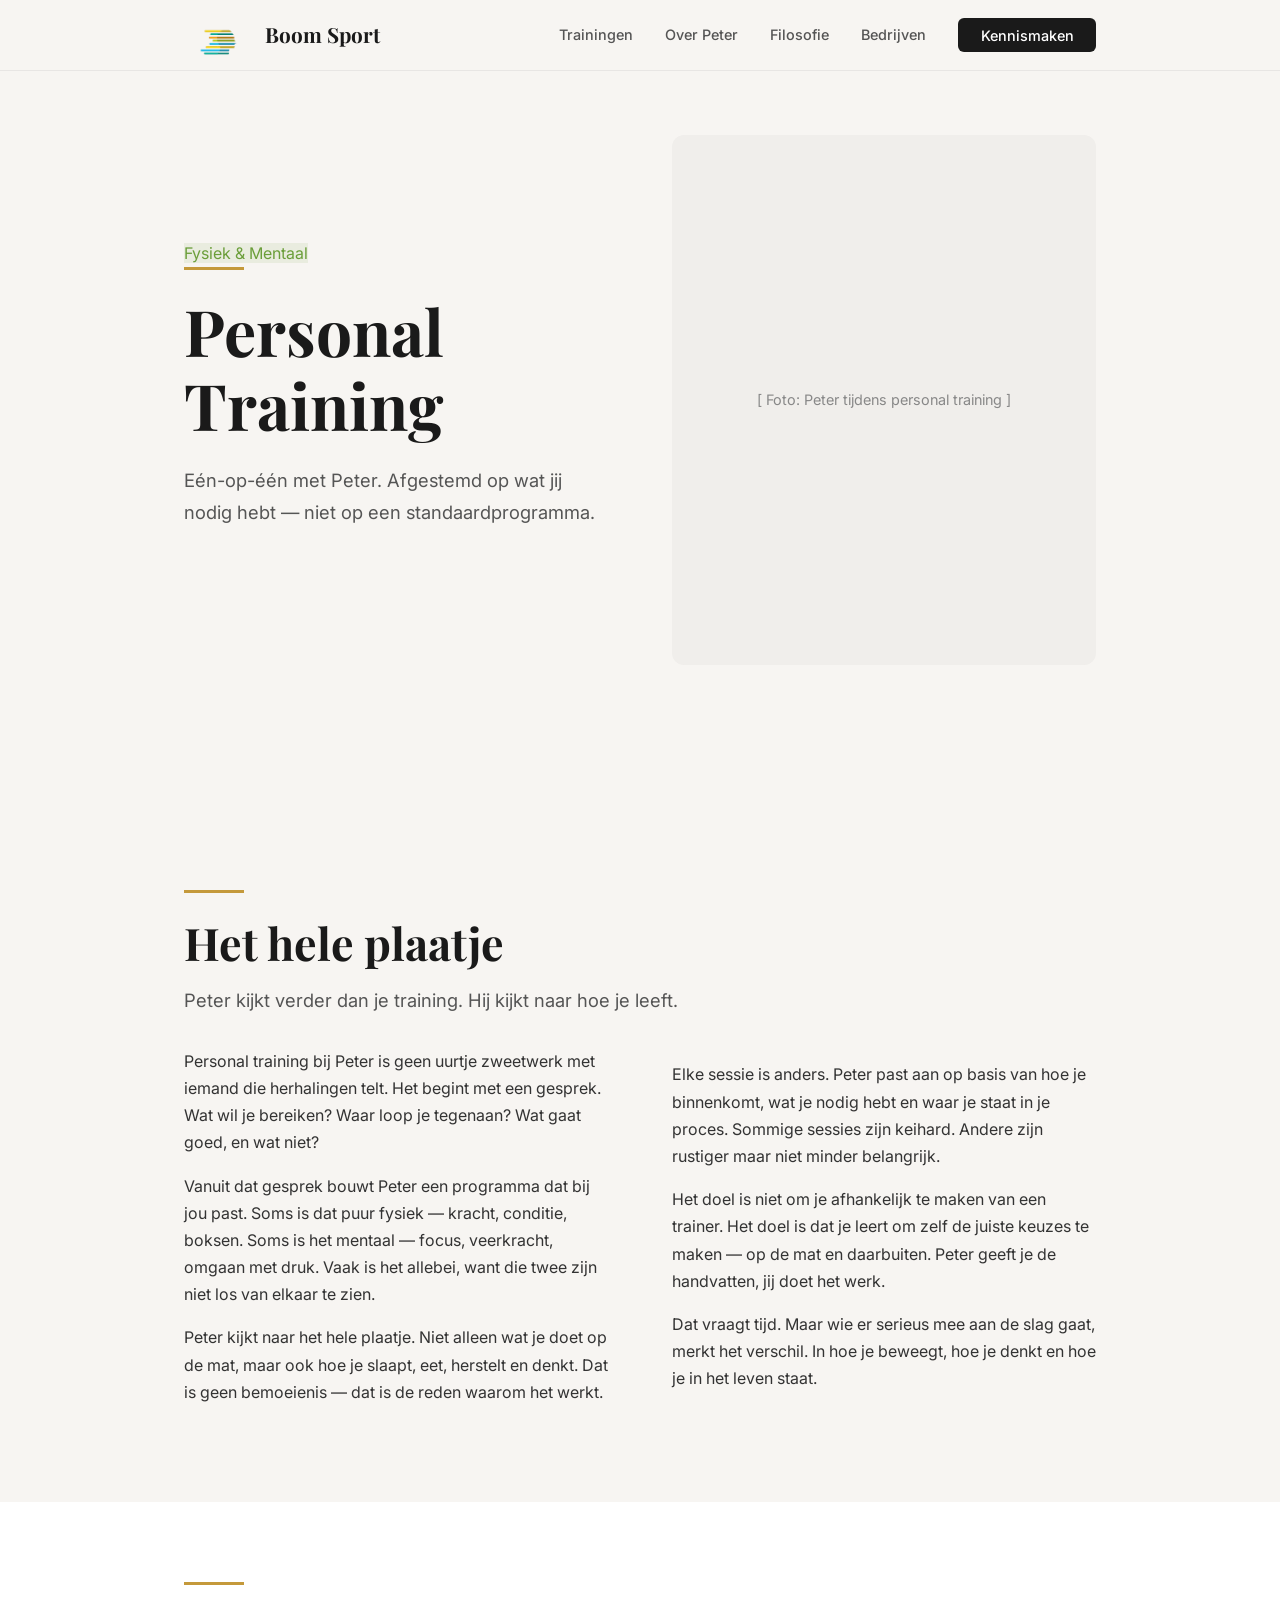
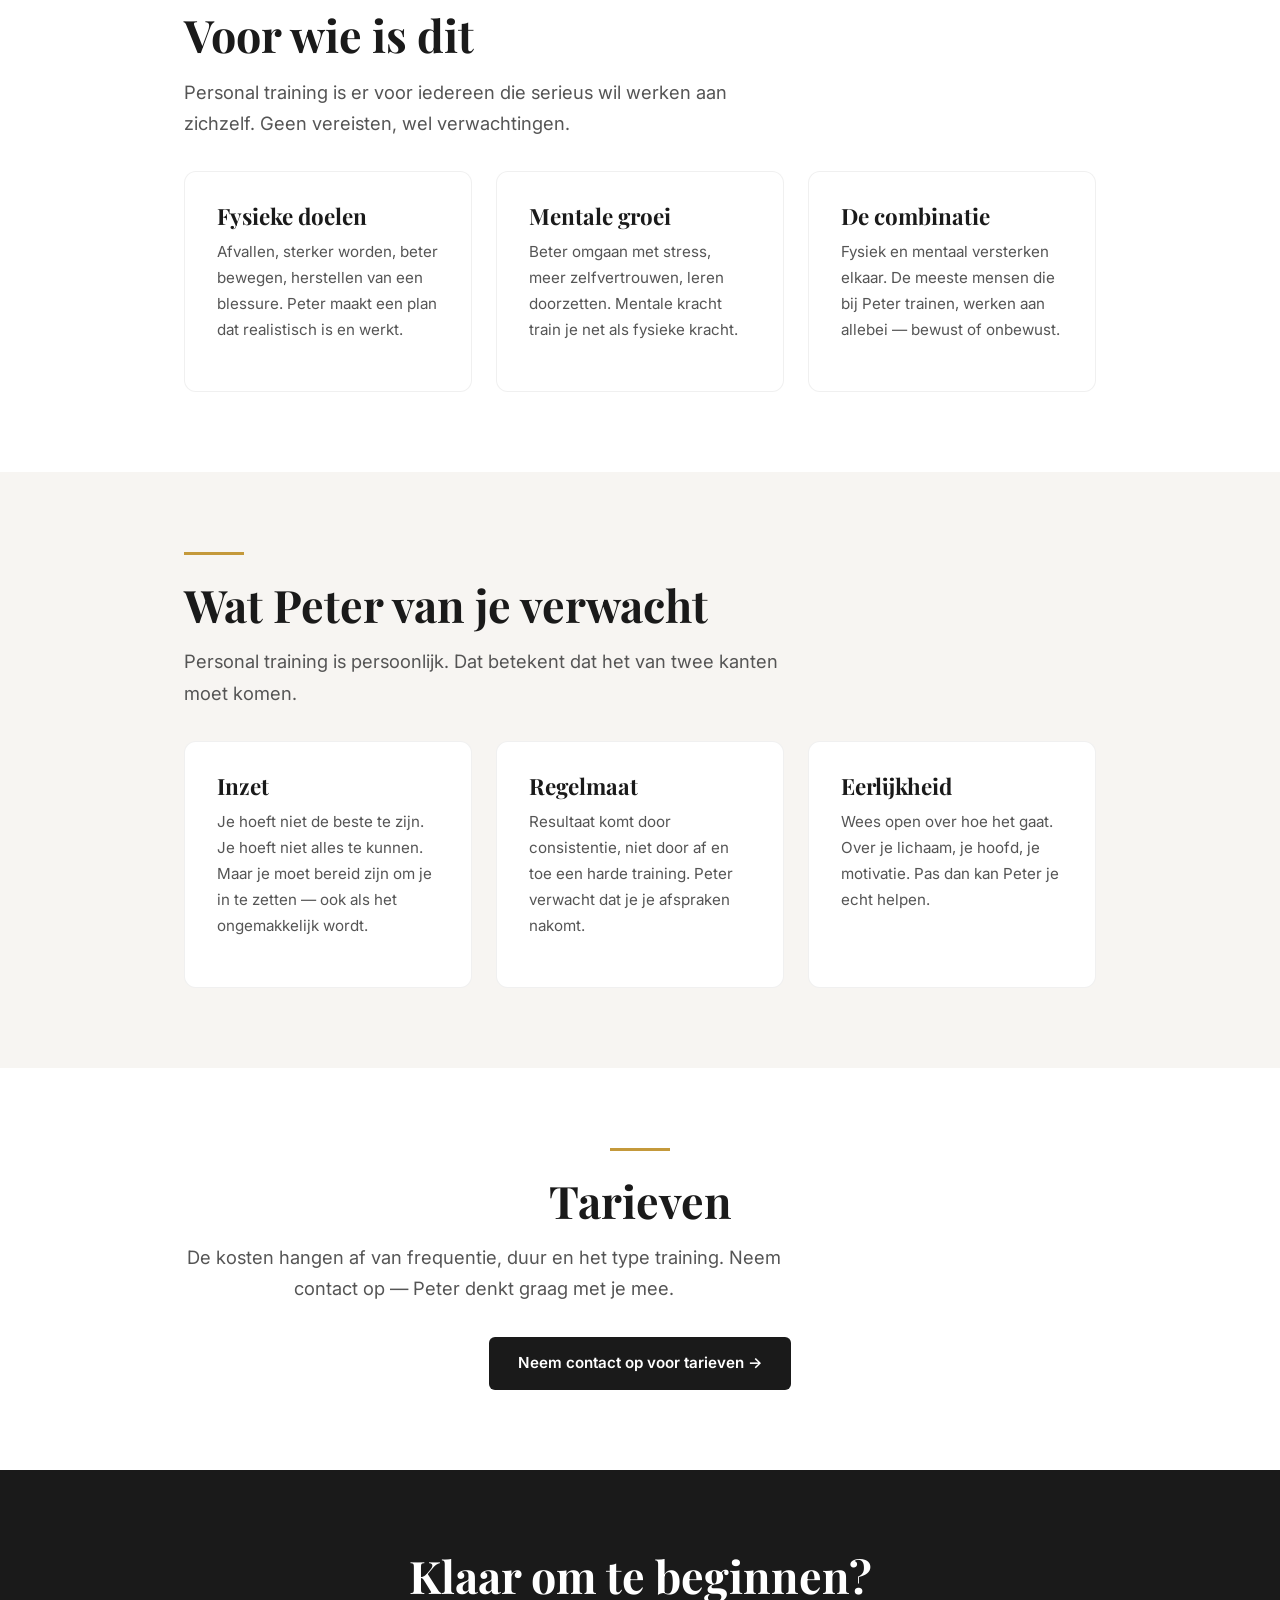
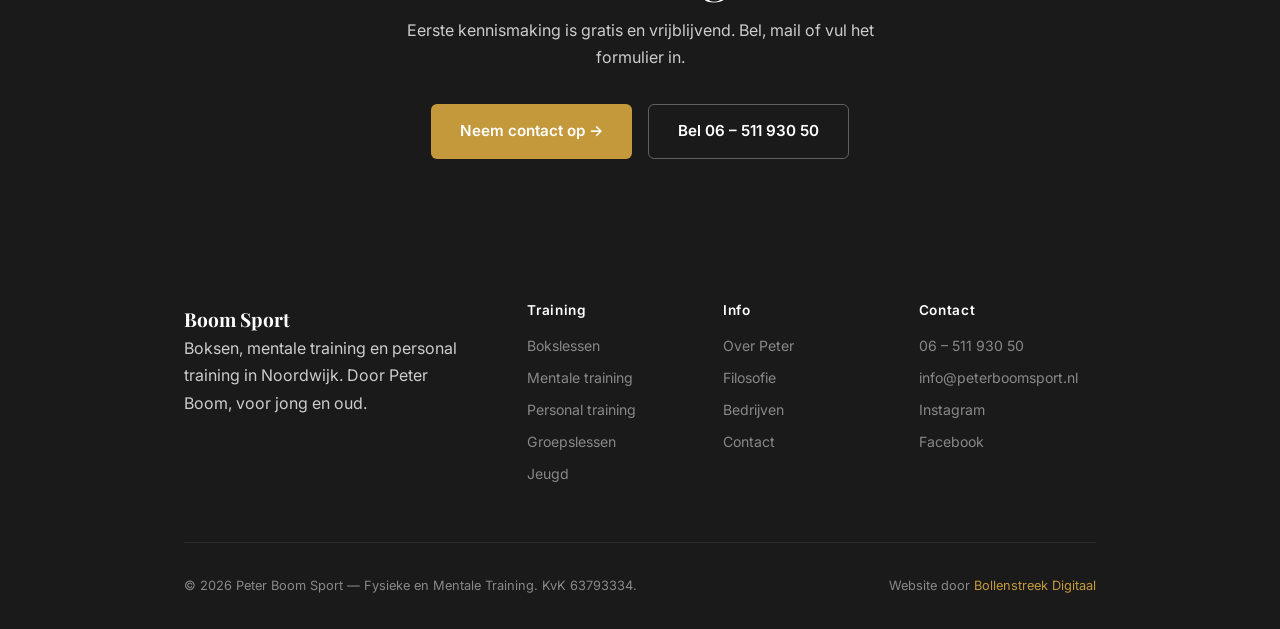
<file: v2/training/personal.html>
<!DOCTYPE html>
<html lang="nl">
<head>
    <meta charset="UTF-8">
    <meta name="viewport" content="width=device-width, initial-scale=1.0">
    <title>Personal Training | Boom Sport</title>
    <meta name="description" content="Personal training in Noordwijk bij Peter Boom. Een-op-een training afgestemd op jou — fysiek, mentaal, of allebei. Geen standaardprogramma.">
    <link rel="icon" type="image/png" sizes="32x32" href="../../favicon-32.png">
    <link rel="icon" type="image/png" sizes="16x16" href="../../favicon-16.png">
    <link rel="apple-touch-icon" sizes="180x180" href="../../apple-touch-icon.png">
    <meta name="theme-color" content="#1a1a1a">
    <link href="https://fonts.googleapis.com/css2?family=Playfair+Display:wght@400;500;600;700&family=Inter:wght@300;400;500;600;700&display=swap" rel="stylesheet">
    <link rel="stylesheet" href="../css/style.css">
    <script src="https://analytics.perceptum.nl/liveview.js?key=lv_live_3Lg0jP5H8Njk0Ij4ZMGrSv0s8LcEAxtp" defer></script>
</head>
<body>

    <!-- NAV -->
    <nav>
        <div class="nav-inner">
            <a href="../" class="nav-logo">
                <img src="../../logo-icon.png" alt="Boom Sport">
                Boom Sport
            </a>
            <ul class="nav-links" id="navLinks">
                <li><a href="./">Trainingen</a></li>
                <li><a href="../over-peter.html">Over Peter</a></li>
                <li><a href="../filosofie.html">Filosofie</a></li>
                <li><a href="../bedrijven.html">Bedrijven</a></li>
                <li><a href="../contact.html" class="nav-cta">Kennismaken</a></li>
            </ul>
            <div class="hamburger" id="hamburger">
                <span></span><span></span><span></span>
            </div>
        </div>
    </nav>

    <!-- HERO -->
    <section class="hero">
        <div class="container">
            <div>
                <span class="tag tag-beide">Fysiek & Mentaal</span>
                <div class="accent-line"></div>
                <h1>Personal Training</h1>
                <p class="lead">
                    E&eacute;n-op-&eacute;&eacute;n met Peter. Afgestemd op wat jij nodig hebt — niet op een standaardprogramma.
                </p>
            </div>
            <div class="hero-image">
                <div class="placeholder">[ Foto: Peter tijdens personal training ]</div>
            </div>
        </div>
    </section>

    <!-- CONTENT -->
    <section>
        <div class="container">
            <div class="accent-line"></div>
            <h2>Het hele plaatje</h2>
            <p class="lead" style="margin-bottom: 2rem;">Peter kijkt verder dan je training. Hij kijkt naar hoe je leeft.</p>

            <div class="split">
                <div>
                    <p>Personal training bij Peter is geen uurtje zweetwerk met iemand die herhalingen telt. Het begint met een gesprek. Wat wil je bereiken? Waar loop je tegenaan? Wat gaat goed, en wat niet?</p>
                    <p>Vanuit dat gesprek bouwt Peter een programma dat bij jou past. Soms is dat puur fysiek — kracht, conditie, boksen. Soms is het mentaal — focus, veerkracht, omgaan met druk. Vaak is het allebei, want die twee zijn niet los van elkaar te zien.</p>
                    <p>Peter kijkt naar het hele plaatje. Niet alleen wat je doet op de mat, maar ook hoe je slaapt, eet, herstelt en denkt. Dat is geen bemoeienis — dat is de reden waarom het werkt.</p>
                </div>
                <div>
                    <p>Elke sessie is anders. Peter past aan op basis van hoe je binnenkomt, wat je nodig hebt en waar je staat in je proces. Sommige sessies zijn keihard. Andere zijn rustiger maar niet minder belangrijk.</p>
                    <p>Het doel is niet om je afhankelijk te maken van een trainer. Het doel is dat je leert om zelf de juiste keuzes te maken — op de mat en daarbuiten. Peter geeft je de handvatten, jij doet het werk.</p>
                    <p>Dat vraagt tijd. Maar wie er serieus mee aan de slag gaat, merkt het verschil. In hoe je beweegt, hoe je denkt en hoe je in het leven staat.</p>
                </div>
            </div>
        </div>
    </section>

    <!-- VOOR WIE -->
    <section class="alt">
        <div class="container">
            <div class="accent-line"></div>
            <h2>Voor wie is dit</h2>
            <p class="lead" style="margin-bottom: 2rem;">Personal training is er voor iedereen die serieus wil werken aan zichzelf. Geen vereisten, wel verwachtingen.</p>

            <div class="card-grid">
                <div class="card reveal">
                    <h3>Fysieke doelen</h3>
                    <p>Afvallen, sterker worden, beter bewegen, herstellen van een blessure. Peter maakt een plan dat realistisch is en werkt.</p>
                </div>
                <div class="card reveal">
                    <h3>Mentale groei</h3>
                    <p>Beter omgaan met stress, meer zelfvertrouwen, leren doorzetten. Mentale kracht train je net als fysieke kracht.</p>
                </div>
                <div class="card reveal">
                    <h3>De combinatie</h3>
                    <p>Fysiek en mentaal versterken elkaar. De meeste mensen die bij Peter trainen, werken aan allebei — bewust of onbewust.</p>
                </div>
            </div>
        </div>
    </section>

    <!-- WAT PETER VERWACHT -->
    <section>
        <div class="container">
            <div class="accent-line"></div>
            <h2>Wat Peter van je verwacht</h2>
            <p class="lead" style="margin-bottom: 2rem;">Personal training is persoonlijk. Dat betekent dat het van twee kanten moet komen.</p>

            <div class="card-grid">
                <div class="card reveal">
                    <h3>Inzet</h3>
                    <p>Je hoeft niet de beste te zijn. Je hoeft niet alles te kunnen. Maar je moet bereid zijn om je in te zetten — ook als het ongemakkelijk wordt.</p>
                </div>
                <div class="card reveal">
                    <h3>Regelmaat</h3>
                    <p>Resultaat komt door consistentie, niet door af en toe een harde training. Peter verwacht dat je je afspraken nakomt.</p>
                </div>
                <div class="card reveal">
                    <h3>Eerlijkheid</h3>
                    <p>Wees open over hoe het gaat. Over je lichaam, je hoofd, je motivatie. Pas dan kan Peter je echt helpen.</p>
                </div>
            </div>
        </div>
    </section>

    <!-- PRIJZEN -->
    <section class="alt">
        <div class="container" style="text-align: center;">
            <div class="accent-line" style="margin-left: auto; margin-right: auto;"></div>
            <h2>Tarieven</h2>
            <p class="lead" style="margin-bottom: 2rem;">De kosten hangen af van frequentie, duur en het type training. Neem contact op — Peter denkt graag met je mee.</p>
            <a href="../contact.html" class="btn btn-primary">Neem contact op voor tarieven &rarr;</a>
        </div>
    </section>

    <!-- CTA -->
    <section class="cta-section">
        <div class="container">
            <h2>Klaar om te beginnen?</h2>
            <p>Eerste kennismaking is gratis en vrijblijvend. Bel, mail of vul het formulier in.</p>
            <div class="btn-group" style="justify-content: center;">
                <a href="../contact.html" class="btn btn-gold">Neem contact op &rarr;</a>
                <a href="tel:0651193050" class="btn btn-outline" style="color:var(--white); border-color: rgba(255,255,255,0.3);">Bel 06 – 511 930 50</a>
            </div>
        </div>
    </section>

    <!-- FOOTER -->
    <footer>
        <div class="container">
            <div class="footer-grid">
                <div>
                    <div class="footer-brand">Boom Sport</div>
                    <p>Boksen, mentale training en personal training in Noordwijk. Door Peter Boom, voor jong en oud.</p>
                </div>
                <div class="footer-col">
                    <h4>Training</h4>
                    <a href="boksen.html">Bokslessen</a>
                    <a href="mentaal.html">Mentale training</a>
                    <a href="personal.html">Personal training</a>
                    <a href="groep.html">Groepslessen</a>
                    <a href="jeugd.html">Jeugd</a>
                </div>
                <div class="footer-col">
                    <h4>Info</h4>
                    <a href="../over-peter.html">Over Peter</a>
                    <a href="../filosofie.html">Filosofie</a>
                    <a href="../bedrijven.html">Bedrijven</a>
                    <a href="../contact.html">Contact</a>
                </div>
                <div class="footer-col">
                    <h4>Contact</h4>
                    <a href="tel:0651193050">06 – 511 930 50</a>
                    <a href="mailto:info@peterboomsport.nl">info@peterboomsport.nl</a>
                    <a href="https://www.instagram.com/boomsport2000/" target="_blank">Instagram</a>
                    <a href="https://www.facebook.com/p/Boom-Sport-100072180356416/" target="_blank">Facebook</a>
                </div>
            </div>
            <div class="footer-bottom">
                <span>&copy; 2026 Peter Boom Sport — Fysieke en Mentale Training. KvK 63793334.</span>
                <span>Website door <a href="https://bollenstreekdigitaal.nl" target="_blank">Bollenstreek Digitaal</a></span>
            </div>
        </div>
    </footer>

    <script src="../js/main.js"></script>
</body>
</html>
</file>
<file: v2/css/style.css>
/* ===== BOOM SPORT V2 — Editorial, warm, zelfverzekerd ===== */

:root {
    --black: #1a1a1a;
    --dark: #2d2d2d;
    --gray-900: #333;
    --gray-700: #555;
    --gray-500: #888;
    --gray-300: #ccc;
    --gray-100: #f0eeeb;
    --warm-white: #f7f5f2;
    --white: #ffffff;
    --gold: #c4993b;
    --gold-light: #d4a843;
    --gold-dark: #a07c2e;
    --teal: #3dbcb0;
    --green: #6b9e3a;
    --max-width: 960px;
    --font-heading: 'Playfair Display', Georgia, serif;
    --font-body: 'Inter', -apple-system, sans-serif;
}

* { margin: 0; padding: 0; box-sizing: border-box; }
html { scroll-behavior: smooth; }

body {
    font-family: var(--font-body);
    background: var(--warm-white);
    color: var(--gray-900);
    line-height: 1.7;
    -webkit-font-smoothing: antialiased;
}

/* ===== TYPOGRAFIE ===== */

h1, h2, h3, h4 {
    font-family: var(--font-heading);
    font-weight: 700;
    line-height: 1.15;
    color: var(--black);
}

h1 { font-size: clamp(2.5rem, 6vw, 4rem); }
h2 { font-size: clamp(1.8rem, 4vw, 2.8rem); margin-bottom: 1rem; }
h3 { font-size: 1.4rem; margin-bottom: 0.5rem; }

p { margin-bottom: 1rem; }

.lead {
    font-size: 1.15rem;
    color: var(--gray-700);
    max-width: 600px;
}

blockquote {
    border-left: 3px solid var(--gold);
    padding: 1rem 0 1rem 1.5rem;
    margin: 2rem 0;
    font-family: var(--font-heading);
    font-style: italic;
    font-size: 1.2rem;
    color: var(--gray-700);
}

/* ===== LAYOUT ===== */

.container {
    max-width: var(--max-width);
    margin: 0 auto;
    padding: 0 1.5rem;
}

section {
    padding: 5rem 0;
}

section.dark {
    background: var(--black);
    color: var(--warm-white);
}

section.dark h2,
section.dark h3 {
    color: var(--white);
}

section.dark .lead {
    color: var(--gray-300);
}

section.alt {
    background: var(--white);
}

/* ===== ACCENT LIJN ===== */

.accent-line {
    height: 3px;
    width: 60px;
    background: var(--gold);
    margin-bottom: 1.5rem;
}

/* ===== NAVIGATIE ===== */

nav {
    position: fixed;
    top: 0;
    left: 0;
    right: 0;
    z-index: 100;
    background: rgba(247, 245, 242, 0.95);
    backdrop-filter: blur(12px);
    -webkit-backdrop-filter: blur(12px);
    border-bottom: 1px solid rgba(0,0,0,0.06);
    transition: all 0.3s;
}

nav.scrolled {
    box-shadow: 0 2px 20px rgba(0,0,0,0.06);
}

.nav-inner {
    max-width: var(--max-width);
    margin: 0 auto;
    padding: 0 1.5rem;
    display: flex;
    align-items: center;
    justify-content: space-between;
    height: 70px;
}

.nav-logo {
    font-family: var(--font-heading);
    font-weight: 700;
    font-size: 1.3rem;
    color: var(--black);
    text-decoration: none;
    display: flex;
    align-items: center;
    gap: 0.75rem;
}

.nav-logo img {
    height: 40px;
    border-radius: 6px;
}

.nav-links {
    display: flex;
    gap: 2rem;
    list-style: none;
    align-items: center;
}

.nav-links a {
    color: var(--gray-700);
    text-decoration: none;
    font-size: 0.9rem;
    font-weight: 500;
    transition: color 0.2s;
}

.nav-links a:hover { color: var(--black); }

.nav-cta {
    background: var(--black);
    color: var(--white) !important;
    padding: 0.55rem 1.4rem;
    border-radius: 6px;
    font-weight: 600;
    font-size: 0.85rem;
    transition: background 0.2s;
}

.nav-cta:hover { background: var(--dark); }

.hamburger {
    display: none;
    flex-direction: column;
    gap: 5px;
    cursor: pointer;
}

.hamburger span {
    width: 24px;
    height: 2px;
    background: var(--black);
    transition: all 0.3s;
}

/* ===== HERO ===== */

.hero {
    min-height: 90vh;
    display: flex;
    align-items: center;
    padding-top: 70px;
    position: relative;
}

.hero .container {
    display: grid;
    grid-template-columns: 1fr 1fr;
    gap: 4rem;
    align-items: center;
}

.hero-label {
    font-size: 0.8rem;
    font-weight: 600;
    letter-spacing: 0.15em;
    text-transform: uppercase;
    color: var(--gold);
    margin-bottom: 1rem;
}

.hero h1 {
    margin-bottom: 1.5rem;
}

.hero .lead {
    margin-bottom: 2rem;
}

.hero-image {
    aspect-ratio: 4/5;
    background: var(--gray-100);
    border-radius: 12px;
    overflow: hidden;
    position: relative;
}

.hero-image img {
    width: 100%;
    height: 100%;
    object-fit: cover;
}

.hero-image .placeholder {
    display: flex;
    align-items: center;
    justify-content: center;
    height: 100%;
    color: var(--gray-500);
    font-size: 0.9rem;
    text-align: center;
    padding: 2rem;
}

/* ===== KNOPPEN ===== */

.btn {
    display: inline-flex;
    align-items: center;
    gap: 0.5rem;
    padding: 0.85rem 1.8rem;
    border-radius: 6px;
    font-family: var(--font-body);
    font-weight: 600;
    font-size: 0.95rem;
    text-decoration: none;
    transition: all 0.2s;
    border: none;
    cursor: pointer;
}

.btn-primary {
    background: var(--black);
    color: var(--white);
}

.btn-primary:hover {
    background: var(--dark);
    transform: translateY(-1px);
}

.btn-outline {
    background: transparent;
    color: var(--black);
    border: 1.5px solid var(--gray-300);
}

.btn-outline:hover {
    border-color: var(--black);
}

.btn-gold {
    background: var(--gold);
    color: var(--white);
}

.btn-gold:hover {
    background: var(--gold-dark);
}

.btn-white {
    background: var(--white);
    color: var(--black);
}

.btn-white:hover {
    background: var(--gray-100);
}

.btn-group {
    display: flex;
    gap: 1rem;
    flex-wrap: wrap;
}

/* ===== STATISTIEKEN ===== */

.stats-bar {
    display: grid;
    grid-template-columns: repeat(4, 1fr);
    border-top: 1px solid rgba(0,0,0,0.08);
    border-bottom: 1px solid rgba(0,0,0,0.08);
}

.stat {
    padding: 2rem 1.5rem;
    text-align: center;
    border-right: 1px solid rgba(0,0,0,0.08);
}

.stat:last-child { border-right: none; }

.stat-number {
    font-family: var(--font-heading);
    font-size: 2.2rem;
    font-weight: 700;
    color: var(--black);
    line-height: 1;
}

.stat-label {
    font-size: 0.82rem;
    color: var(--gray-500);
    margin-top: 0.4rem;
    font-weight: 500;
}

/* ===== KAARTEN ===== */

.card-grid {
    display: grid;
    grid-template-columns: repeat(auto-fit, minmax(280px, 1fr));
    gap: 1.5rem;
}

.card {
    background: var(--white);
    border-radius: 12px;
    padding: 2rem;
    border: 1px solid rgba(0,0,0,0.06);
    transition: all 0.3s;
}

.card:hover {
    transform: translateY(-3px);
    box-shadow: 0 12px 40px rgba(0,0,0,0.08);
}

.card-icon {
    font-size: 1.5rem;
    margin-bottom: 1rem;
}

.card h3 { margin-bottom: 0.6rem; }

.card p {
    color: var(--gray-700);
    font-size: 0.95rem;
}

.card .tag {
    display: inline-block;
    margin-top: 1rem;
    padding: 0.25rem 0.75rem;
    border-radius: 50px;
    font-size: 0.75rem;
    font-weight: 600;
}

.tag-fysiek { background: rgba(61,188,176,0.1); color: var(--teal); }
.tag-mentaal { background: rgba(196,153,59,0.1); color: var(--gold); }
.tag-beide { background: rgba(107,158,58,0.1); color: var(--green); }

/* ===== DOELGROEPEN ===== */

.audience-grid {
    display: grid;
    grid-template-columns: repeat(3, 1fr);
    gap: 2rem;
}

.audience-card {
    padding: 2.5rem 2rem;
    border-radius: 12px;
    border: 1px solid rgba(0,0,0,0.06);
    background: var(--white);
}

.audience-card h3 { margin-bottom: 0.8rem; }

.audience-card p {
    color: var(--gray-700);
    font-size: 0.95rem;
    margin-bottom: 1.5rem;
}

/* ===== OVER / 2-KOLOM ===== */

.split {
    display: grid;
    grid-template-columns: 1fr 1fr;
    gap: 4rem;
    align-items: center;
}

.split-image {
    aspect-ratio: 4/5;
    background: var(--gray-100);
    border-radius: 12px;
    overflow: hidden;
}

.split-image img {
    width: 100%;
    height: 100%;
    object-fit: cover;
}

/* ===== TESTIMONIALS ===== */

.testimonial-grid {
    display: grid;
    grid-template-columns: repeat(auto-fit, minmax(300px, 1fr));
    gap: 1.5rem;
}

.testimonial {
    background: var(--white);
    padding: 2rem;
    border-radius: 12px;
    border: 1px solid rgba(0,0,0,0.06);
}

.testimonial p {
    font-family: var(--font-heading);
    font-style: italic;
    font-size: 1.05rem;
    color: var(--gray-700);
    margin-bottom: 1rem;
}

.testimonial-author {
    font-size: 0.85rem;
    font-weight: 600;
    color: var(--black);
}

.testimonial-role {
    font-size: 0.8rem;
    color: var(--gray-500);
}

/* ===== WERKWIJZE / STAPPEN ===== */

.steps {
    display: grid;
    grid-template-columns: repeat(3, 1fr);
    gap: 2rem;
}

.step { text-align: center; }

.step-num {
    font-family: var(--font-heading);
    font-size: 3rem;
    font-weight: 700;
    color: var(--gold);
    opacity: 0.3;
    line-height: 1;
    margin-bottom: 1rem;
}

.step p {
    color: var(--gray-700);
    font-size: 0.95rem;
}

/* ===== CTA BANNER ===== */

.cta-section {
    background: var(--black);
    color: var(--white);
    text-align: center;
    padding: 5rem 0;
}

.cta-section h2 {
    color: var(--white);
    margin-bottom: 1rem;
}

.cta-section p {
    color: var(--gray-300);
    max-width: 500px;
    margin: 0 auto 2rem;
}

/* ===== CONTACT ===== */

.contact-grid {
    display: grid;
    grid-template-columns: 1fr 1.2fr;
    gap: 4rem;
}

.contact-info { }

.contact-item {
    display: flex;
    gap: 1rem;
    padding: 1rem 0;
    border-bottom: 1px solid rgba(0,0,0,0.06);
}

.contact-item:last-child { border-bottom: none; }

.contact-label {
    font-size: 0.75rem;
    text-transform: uppercase;
    letter-spacing: 0.1em;
    color: var(--gray-500);
    font-weight: 600;
}

.contact-value a {
    color: var(--black);
    text-decoration: none;
    font-weight: 500;
}

.contact-value a:hover { color: var(--gold); }

.contact-form {
    display: flex;
    flex-direction: column;
    gap: 1rem;
}

.form-row {
    display: grid;
    grid-template-columns: 1fr 1fr;
    gap: 1rem;
}

.contact-form input,
.contact-form textarea,
.contact-form select {
    width: 100%;
    padding: 0.85rem 1rem;
    background: var(--white);
    border: 1px solid rgba(0,0,0,0.12);
    border-radius: 8px;
    font-family: var(--font-body);
    font-size: 0.92rem;
    color: var(--black);
    outline: none;
    transition: border-color 0.2s;
}

.contact-form input::placeholder,
.contact-form textarea::placeholder {
    color: var(--gray-500);
}

.contact-form input:focus,
.contact-form textarea:focus,
.contact-form select:focus {
    border-color: var(--gold);
}

.contact-form textarea {
    min-height: 120px;
    resize: vertical;
}

.contact-form select {
    appearance: none;
    cursor: pointer;
    background-image: url("data:image/svg+xml,%3Csvg xmlns='http://www.w3.org/2000/svg' width='12' height='12' fill='%23888' viewBox='0 0 16 16'%3E%3Cpath d='M8 11L3 6h10l-5 5z'/%3E%3C/svg%3E");
    background-repeat: no-repeat;
    background-position: right 1rem center;
}

.form-submit {
    align-self: flex-start;
}

/* ===== FOOTER ===== */

footer {
    background: var(--black);
    color: var(--gray-300);
    padding: 4rem 0 2rem;
}

.footer-grid {
    display: grid;
    grid-template-columns: 2fr 1fr 1fr 1.2fr;
    gap: 3rem;
    margin-bottom: 3rem;
}

.footer-brand {
    font-family: var(--font-heading);
    font-size: 1.2rem;
    font-weight: 700;
    color: var(--white);
}

.footer-brand p {
    font-family: var(--font-body);
    font-size: 0.88rem;
    font-weight: 400;
    color: var(--gray-500);
    margin-top: 0.8rem;
}

.footer-col h4 {
    color: var(--white);
    font-family: var(--font-body);
    font-size: 0.85rem;
    font-weight: 600;
    letter-spacing: 0.05em;
    margin-bottom: 1rem;
}

.footer-col a {
    display: block;
    color: var(--gray-500);
    text-decoration: none;
    font-size: 0.88rem;
    margin-bottom: 0.5rem;
    transition: color 0.2s;
}

.footer-col a:hover { color: var(--white); }

.footer-bottom {
    padding-top: 2rem;
    border-top: 1px solid rgba(255,255,255,0.08);
    display: flex;
    justify-content: space-between;
    font-size: 0.8rem;
    color: var(--gray-500);
}

.footer-bottom a {
    color: var(--gold);
    text-decoration: none;
}

/* ===== SCROLL ANIMATIES ===== */

.reveal {
    opacity: 1;
    transform: translateY(0);
    transition: all 0.6s ease;
}

.js .reveal {
    opacity: 0;
    transform: translateY(15px);
}

.js .reveal.visible {
    opacity: 1;
    transform: translateY(0);
}

/* ===== RESPONSIVE ===== */

@media (max-width: 768px) {
    .hero .container {
        grid-template-columns: 1fr;
        gap: 2rem;
    }

    .hero-image {
        aspect-ratio: 3/2;
        max-height: 300px;
        order: -1;
    }

    .nav-links {
        display: none;
        position: fixed;
        inset: 0;
        background: var(--warm-white);
        flex-direction: column;
        align-items: center;
        justify-content: center;
        gap: 2rem;
        z-index: 999;
    }

    .nav-links.active { display: flex; }
    .nav-links a { font-size: 1.1rem; color: var(--black); }
    .nav-cta { display: none; }
    .hamburger { display: flex; }

    .stats-bar { grid-template-columns: 1fr 1fr; }
    .audience-grid { grid-template-columns: 1fr; }
    .split { grid-template-columns: 1fr; gap: 2rem; }
    .steps { grid-template-columns: 1fr; }
    .contact-grid { grid-template-columns: 1fr; }
    .form-row { grid-template-columns: 1fr; }
    .footer-grid { grid-template-columns: 1fr; }
    .footer-bottom { flex-direction: column; gap: 0.5rem; text-align: center; }
    .testimonial-grid { grid-template-columns: 1fr; }

    section { padding: 3.5rem 0; }
}
</file>
